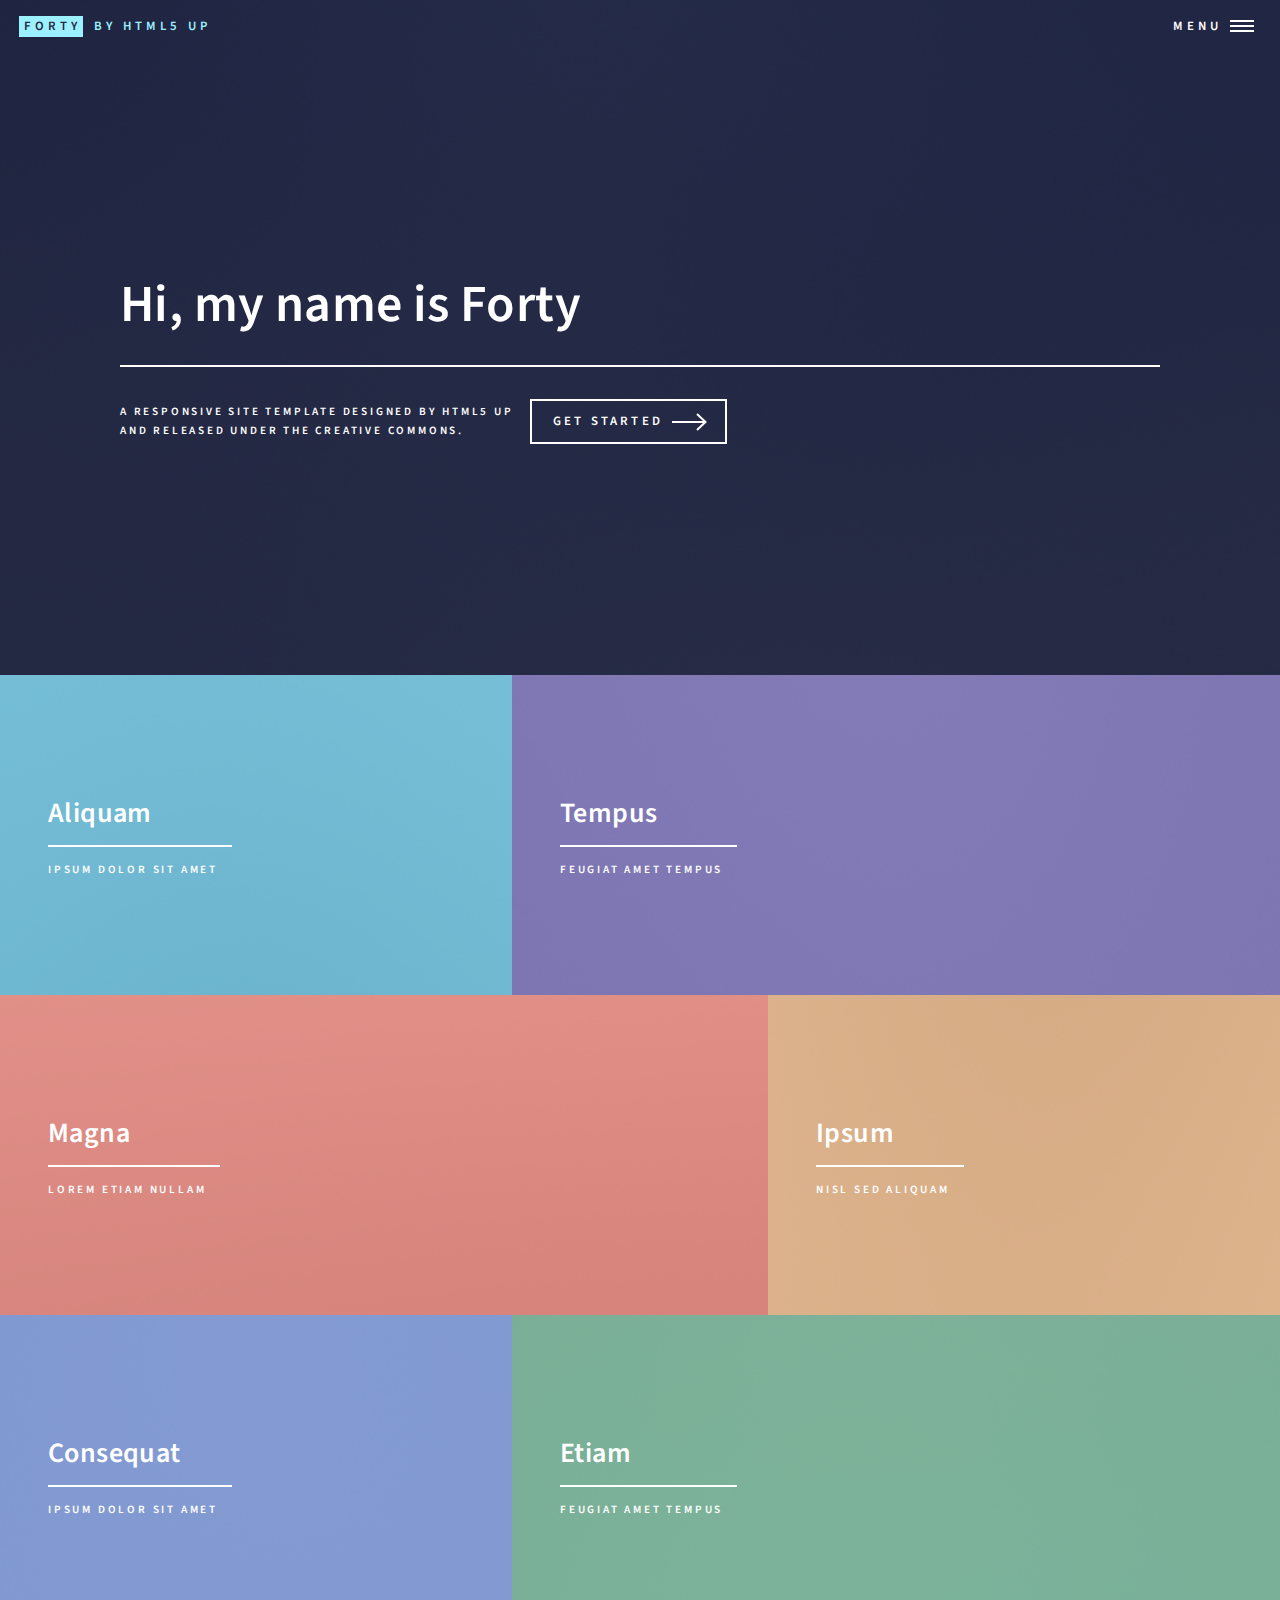
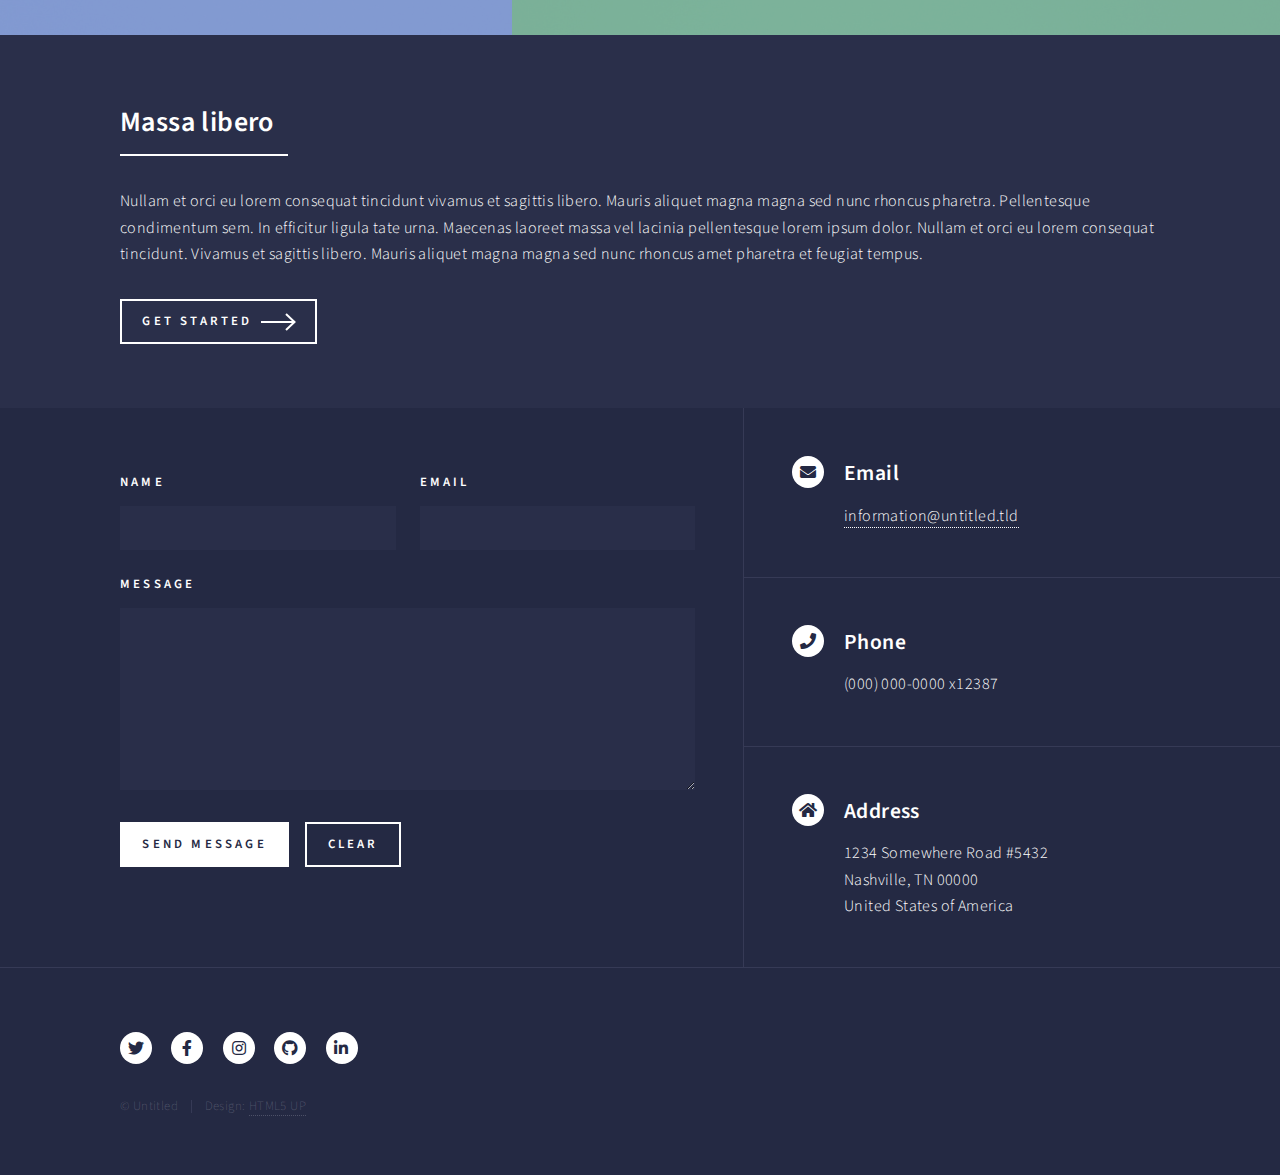
<file: index.html>
<!DOCTYPE HTML>
<!--
	Forty by HTML5 UP
	html5up.net | @ajlkn
	Free for personal and commercial use under the CCA 3.0 license (html5up.net/license)
-->
<html>
	<head>
		<title>Forty by HTML5 UP</title>
		<meta charset="utf-8" />
		<meta name="viewport" content="width=device-width, initial-scale=1, user-scalable=no" />
		<link rel="stylesheet" href="assets/css/main.css" />
		<noscript><link rel="stylesheet" href="assets/css/noscript.css" /></noscript>
	</head>
	<body class="is-preload">

		<!-- Wrapper -->
			<div id="wrapper">

				<!-- Header -->
					<header id="header" class="alt">
						<a href="index.html" class="logo"><strong>Forty</strong> <span>by HTML5 UP</span></a>
						<nav>
							<a href="#menu">Menu</a>
						</nav>
					</header>

				<!-- Menu -->
					<nav id="menu">
						<ul class="links">
							<li><a href="index.html">Home</a></li>
							<li><a href="landing.html">Landing</a></li>
							<li><a href="generic.html">Generic</a></li>
							<li><a href="elements.html">Elements</a></li>
						</ul>
						<ul class="actions stacked">
							<li><a href="#" class="button primary fit">Get Started</a></li>
							<li><a href="#" class="button fit">Log In</a></li>
						</ul>
					</nav>

				<!-- Banner -->
					<section id="banner" class="major">
						<div class="inner">
							<header class="major">
								<h1>Hi, my name is Forty</h1>
							</header>
							<div class="content">
								<p>A responsive site template designed by HTML5 UP<br />
								and released under the Creative Commons.</p>
								<ul class="actions">
									<li><a href="#one" class="button next scrolly">Get Started</a></li>
								</ul>
							</div>
						</div>
					</section>

				<!-- Main -->
					<div id="main">

						<!-- One -->
							<section id="one" class="tiles">
								<article>
									<span class="image">
										<img src="images/pic01.jpg" alt="" />
									</span>
									<header class="major">
										<h3><a href="landing.html" class="link">Aliquam</a></h3>
										<p>Ipsum dolor sit amet</p>
									</header>
								</article>
								<article>
									<span class="image">
										<img src="images/pic02.jpg" alt="" />
									</span>
									<header class="major">
										<h3><a href="landing.html" class="link">Tempus</a></h3>
										<p>feugiat amet tempus</p>
									</header>
								</article>
								<article>
									<span class="image">
										<img src="images/pic03.jpg" alt="" />
									</span>
									<header class="major">
										<h3><a href="landing.html" class="link">Magna</a></h3>
										<p>Lorem etiam nullam</p>
									</header>
								</article>
								<article>
									<span class="image">
										<img src="images/pic04.jpg" alt="" />
									</span>
									<header class="major">
										<h3><a href="landing.html" class="link">Ipsum</a></h3>
										<p>Nisl sed aliquam</p>
									</header>
								</article>
								<article>
									<span class="image">
										<img src="images/pic05.jpg" alt="" />
									</span>
									<header class="major">
										<h3><a href="landing.html" class="link">Consequat</a></h3>
										<p>Ipsum dolor sit amet</p>
									</header>
								</article>
								<article>
									<span class="image">
										<img src="images/pic06.jpg" alt="" />
									</span>
									<header class="major">
										<h3><a href="landing.html" class="link">Etiam</a></h3>
										<p>Feugiat amet tempus</p>
									</header>
								</article>
							</section>

						<!-- Two -->
							<section id="two">
								<div class="inner">
									<header class="major">
										<h2>Massa libero</h2>
									</header>
									<p>Nullam et orci eu lorem consequat tincidunt vivamus et sagittis libero. Mauris aliquet magna magna sed nunc rhoncus pharetra. Pellentesque condimentum sem. In efficitur ligula tate urna. Maecenas laoreet massa vel lacinia pellentesque lorem ipsum dolor. Nullam et orci eu lorem consequat tincidunt. Vivamus et sagittis libero. Mauris aliquet magna magna sed nunc rhoncus amet pharetra et feugiat tempus.</p>
									<ul class="actions">
										<li><a href="landing.html" class="button next">Get Started</a></li>
									</ul>
								</div>
							</section>

					</div>

				<!-- Contact -->
					<section id="contact">
						<div class="inner">
							<section>
								<form method="post" action="#">
									<div class="fields">
										<div class="field half">
											<label for="name">Name</label>
											<input type="text" name="name" id="name" />
										</div>
										<div class="field half">
											<label for="email">Email</label>
											<input type="text" name="email" id="email" />
										</div>
										<div class="field">
											<label for="message">Message</label>
											<textarea name="message" id="message" rows="6"></textarea>
										</div>
									</div>
									<ul class="actions">
										<li><input type="submit" value="Send Message" class="primary" /></li>
										<li><input type="reset" value="Clear" /></li>
									</ul>
								</form>
							</section>
							<section class="split">
								<section>
									<div class="contact-method">
										<span class="icon solid alt fa-envelope"></span>
										<h3>Email</h3>
										<a href="#">information@untitled.tld</a>
									</div>
								</section>
								<section>
									<div class="contact-method">
										<span class="icon solid alt fa-phone"></span>
										<h3>Phone</h3>
										<span>(000) 000-0000 x12387</span>
									</div>
								</section>
								<section>
									<div class="contact-method">
										<span class="icon solid alt fa-home"></span>
										<h3>Address</h3>
										<span>1234 Somewhere Road #5432<br />
										Nashville, TN 00000<br />
										United States of America</span>
									</div>
								</section>
							</section>
						</div>
					</section>

				<!-- Footer -->
					<footer id="footer">
						<div class="inner">
							<ul class="icons">
								<li><a href="#" class="icon brands alt fa-twitter"><span class="label">Twitter</span></a></li>
								<li><a href="#" class="icon brands alt fa-facebook-f"><span class="label">Facebook</span></a></li>
								<li><a href="#" class="icon brands alt fa-instagram"><span class="label">Instagram</span></a></li>
								<li><a href="#" class="icon brands alt fa-github"><span class="label">GitHub</span></a></li>
								<li><a href="#" class="icon brands alt fa-linkedin-in"><span class="label">LinkedIn</span></a></li>
							</ul>
							<ul class="copyright">
								<li>&copy; Untitled</li><li>Design: <a href="https://html5up.net">HTML5 UP</a></li>
							</ul>
						</div>
					</footer>

			</div>

		<!-- Scripts -->
			<script src="assets/js/jquery.min.js"></script>
			<script src="assets/js/jquery.scrolly.min.js"></script>
			<script src="assets/js/jquery.scrollex.min.js"></script>
			<script src="assets/js/browser.min.js"></script>
			<script src="assets/js/breakpoints.min.js"></script>
			<script src="assets/js/util.js"></script>
			<script src="assets/js/main.js"></script>

	</body>
</html>
</file>
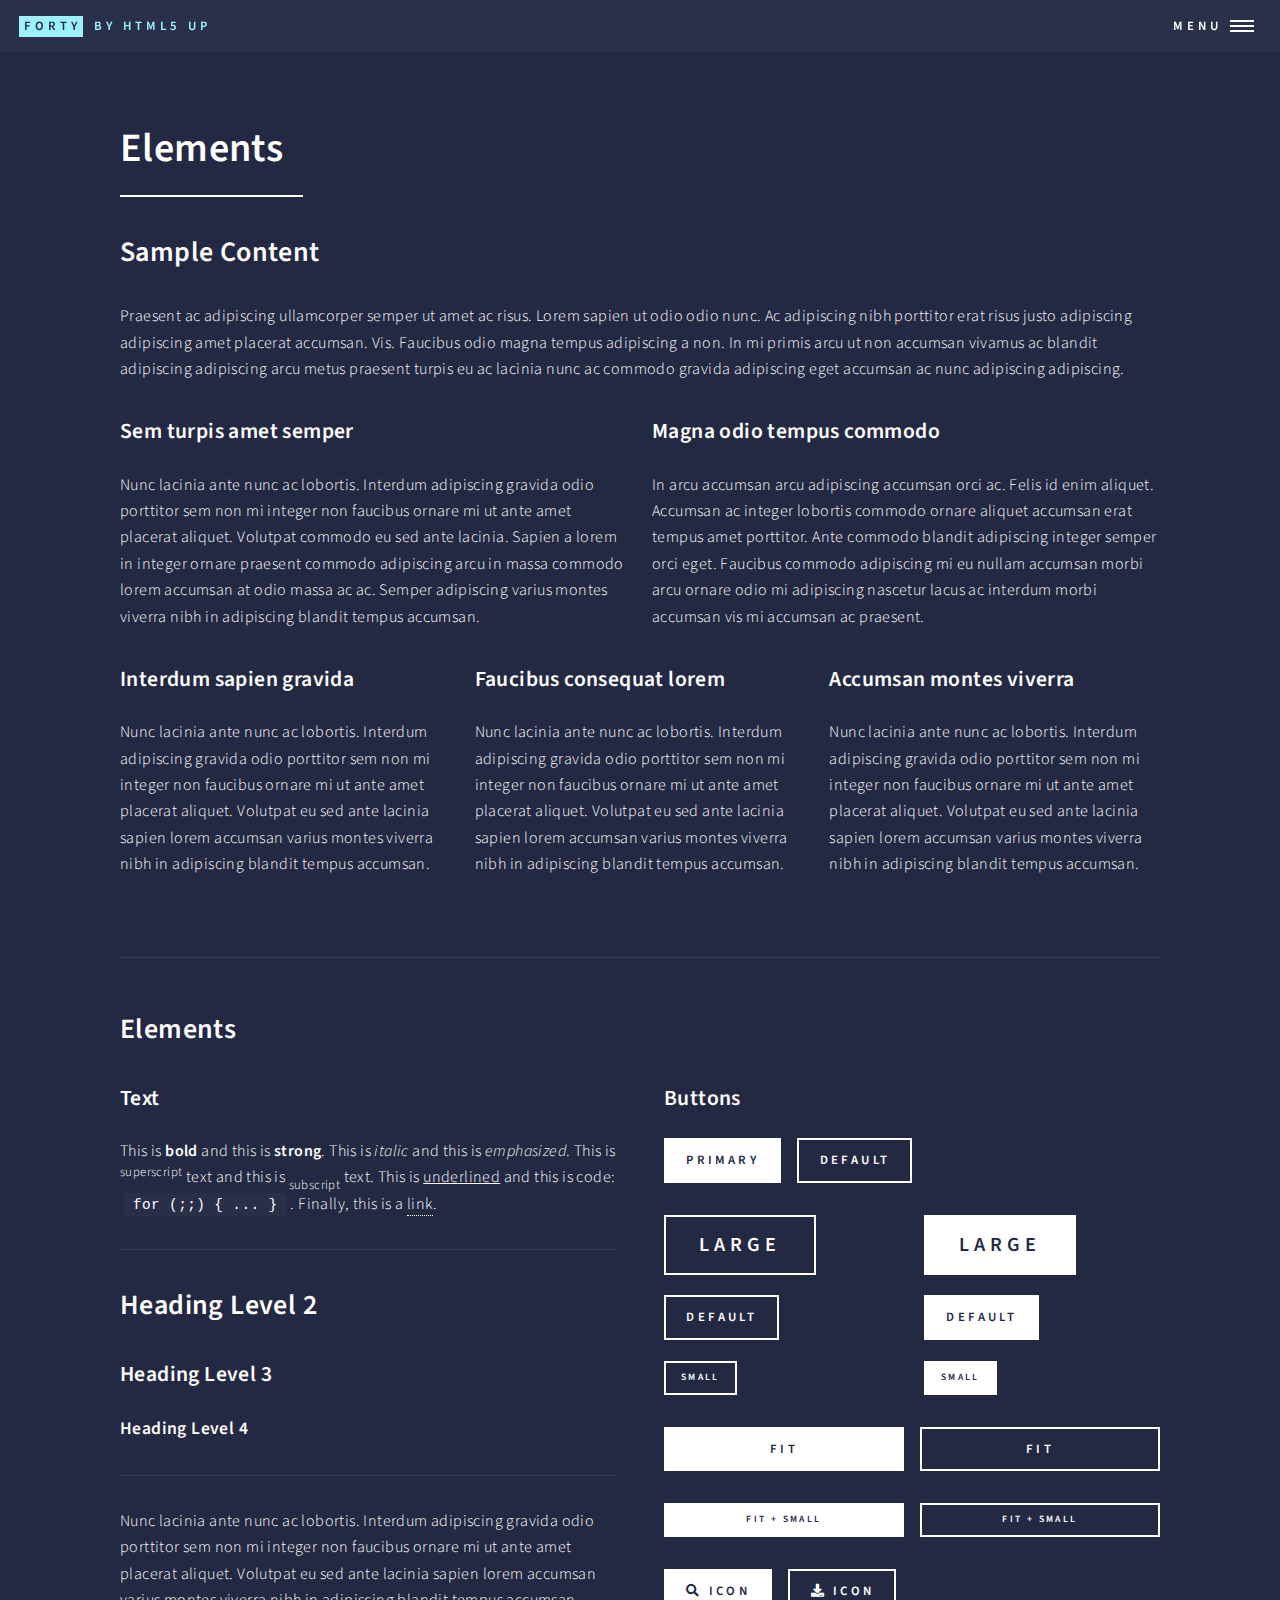
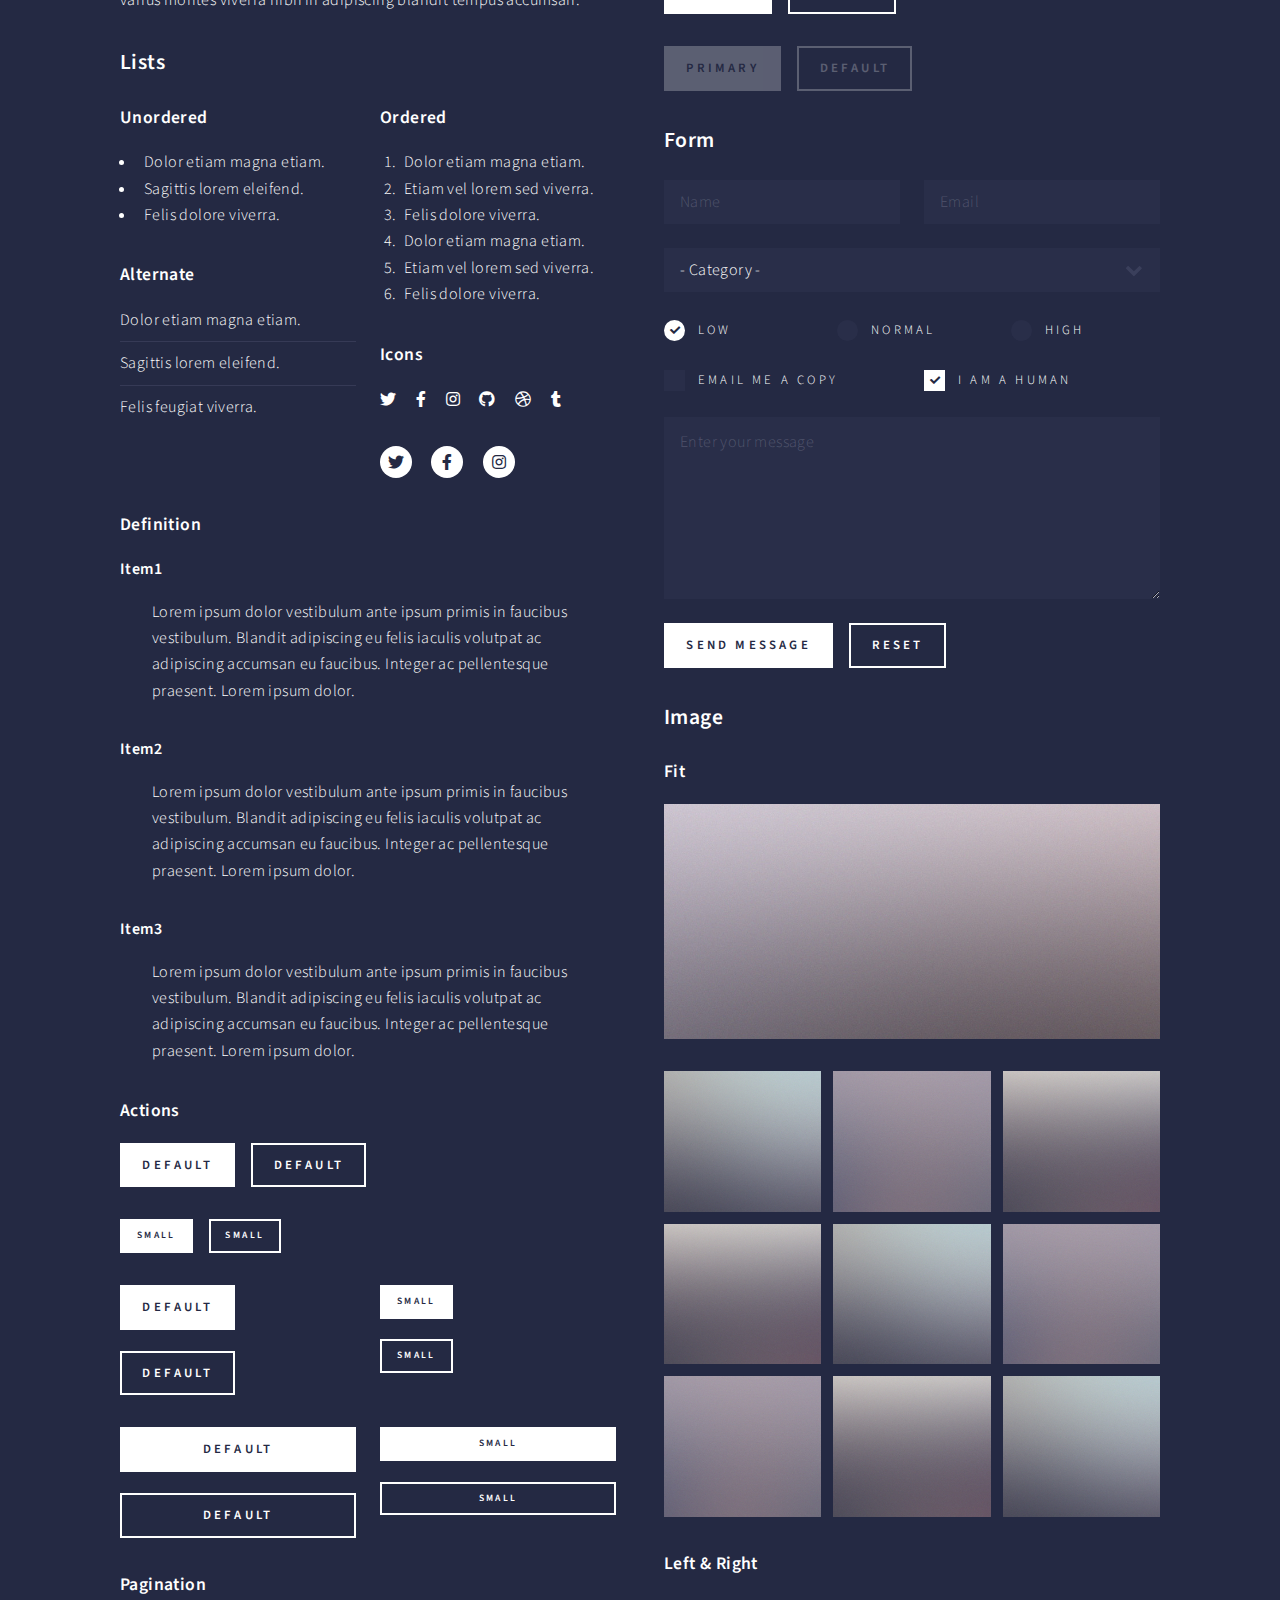
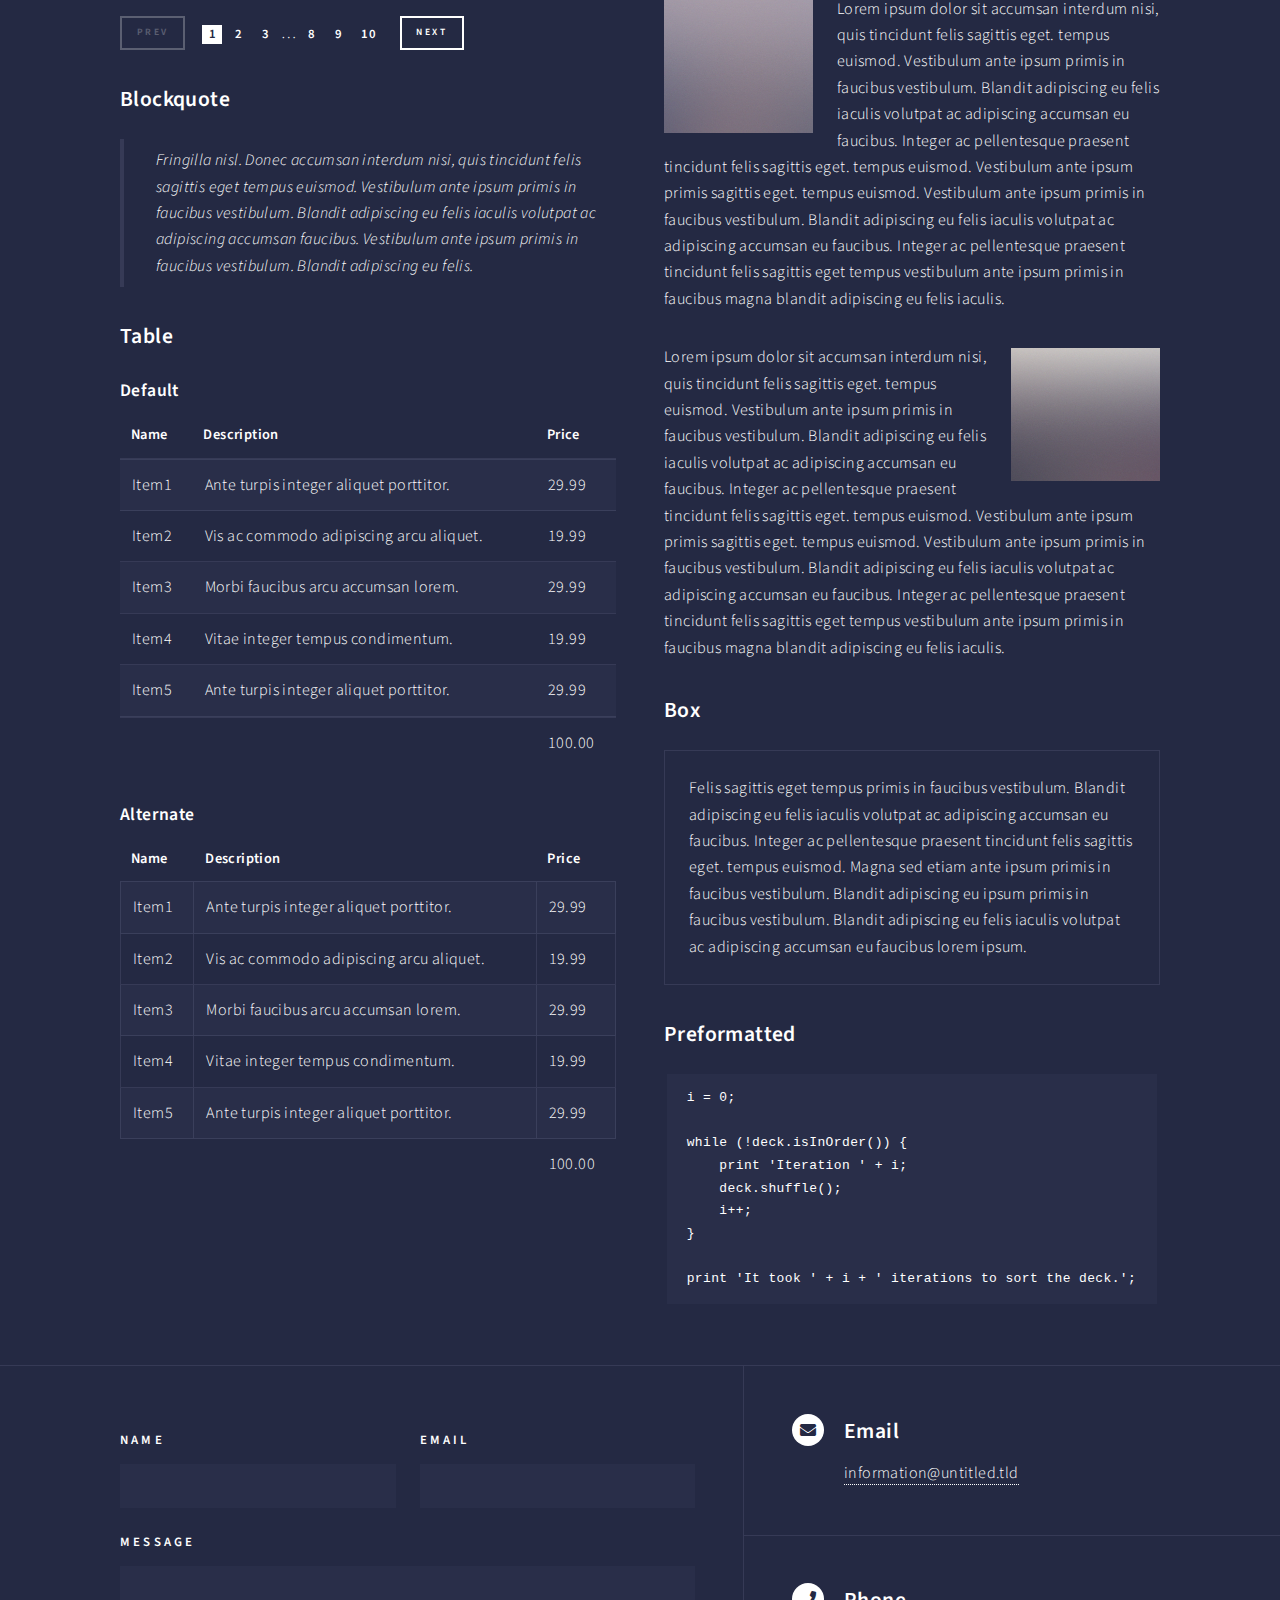
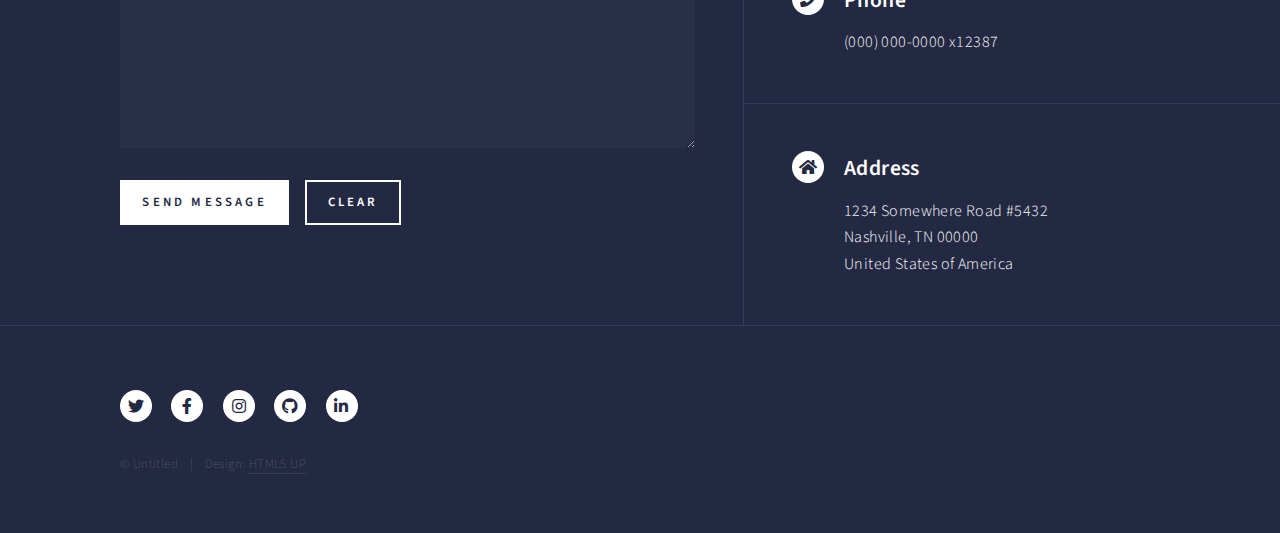
<file: elements.html>
<!DOCTYPE HTML>
<!--
	Forty by HTML5 UP
	html5up.net | @ajlkn
	Free for personal and commercial use under the CCA 3.0 license (html5up.net/license)
-->
<html>
	<head>
		<title>Elements - Forty by HTML5 UP</title>
		<meta charset="utf-8" />
		<meta name="viewport" content="width=device-width, initial-scale=1, user-scalable=no" />
		<link rel="stylesheet" href="assets/css/main.css" />
		<noscript><link rel="stylesheet" href="assets/css/noscript.css" /></noscript>
	</head>
	<body class="is-preload">

		<!-- Wrapper -->
			<div id="wrapper">

				<!-- Header -->
					<header id="header">
						<a href="index.html" class="logo"><strong>Forty</strong> <span>by HTML5 UP</span></a>
						<nav>
							<a href="#menu">Menu</a>
						</nav>
					</header>

				<!-- Menu -->
					<nav id="menu">
						<ul class="links">
							<li><a href="index.html">Home</a></li>
							<li><a href="landing.html">Landing</a></li>
							<li><a href="generic.html">Generic</a></li>
							<li><a href="elements.html">Elements</a></li>
						</ul>
						<ul class="actions stacked">
							<li><a href="#" class="button primary fit">Get Started</a></li>
							<li><a href="#" class="button fit">Log In</a></li>
						</ul>
					</nav>

				<!-- Main -->
					<div id="main" class="alt">

						<!-- One -->
							<section id="one">
								<div class="inner">
									<header class="major">
										<h1>Elements</h1>
									</header>

									<!-- Content -->
										<h2 id="content">Sample Content</h2>
										<p>Praesent ac adipiscing ullamcorper semper ut amet ac risus. Lorem sapien ut odio odio nunc. Ac adipiscing nibh porttitor erat risus justo adipiscing adipiscing amet placerat accumsan. Vis. Faucibus odio magna tempus adipiscing a non. In mi primis arcu ut non accumsan vivamus ac blandit adipiscing adipiscing arcu metus praesent turpis eu ac lacinia nunc ac commodo gravida adipiscing eget accumsan ac nunc adipiscing adipiscing.</p>
										<div class="row">
											<div class="col-6 col-12-small">
												<h3>Sem turpis amet semper</h3>
												<p>Nunc lacinia ante nunc ac lobortis. Interdum adipiscing gravida odio porttitor sem non mi integer non faucibus ornare mi ut ante amet placerat aliquet. Volutpat commodo eu sed ante lacinia. Sapien a lorem in integer ornare praesent commodo adipiscing arcu in massa commodo lorem accumsan at odio massa ac ac. Semper adipiscing varius montes viverra nibh in adipiscing blandit tempus accumsan.</p>
											</div>
											<div class="col-6 col-12-small">
												<h3>Magna odio tempus commodo</h3>
												<p>In arcu accumsan arcu adipiscing accumsan orci ac. Felis id enim aliquet. Accumsan ac integer lobortis commodo ornare aliquet accumsan erat tempus amet porttitor. Ante commodo blandit adipiscing integer semper orci eget. Faucibus commodo adipiscing mi eu nullam accumsan morbi arcu ornare odio mi adipiscing nascetur lacus ac interdum morbi accumsan vis mi accumsan ac praesent.</p>
											</div>
											<!-- Break -->
											<div class="col-4 col-12-medium">
												<h3>Interdum sapien gravida</h3>
												<p>Nunc lacinia ante nunc ac lobortis. Interdum adipiscing gravida odio porttitor sem non mi integer non faucibus ornare mi ut ante amet placerat aliquet. Volutpat eu sed ante lacinia sapien lorem accumsan varius montes viverra nibh in adipiscing blandit tempus accumsan.</p>
											</div>
											<div class="col-4 col-12-medium">
												<h3>Faucibus consequat lorem</h3>
												<p>Nunc lacinia ante nunc ac lobortis. Interdum adipiscing gravida odio porttitor sem non mi integer non faucibus ornare mi ut ante amet placerat aliquet. Volutpat eu sed ante lacinia sapien lorem accumsan varius montes viverra nibh in adipiscing blandit tempus accumsan.</p>
											</div>
											<div class="col-4 col-12-medium">
												<h3>Accumsan montes viverra</h3>
												<p>Nunc lacinia ante nunc ac lobortis. Interdum adipiscing gravida odio porttitor sem non mi integer non faucibus ornare mi ut ante amet placerat aliquet. Volutpat eu sed ante lacinia sapien lorem accumsan varius montes viverra nibh in adipiscing blandit tempus accumsan.</p>
											</div>
										</div>

									<hr class="major" />

									<!-- Elements -->
										<h2 id="elements">Elements</h2>
										<div class="row gtr-200">
											<div class="col-6 col-12-medium">

												<!-- Text stuff -->
													<h3>Text</h3>
													<p>This is <b>bold</b> and this is <strong>strong</strong>. This is <i>italic</i> and this is <em>emphasized</em>.
													This is <sup>superscript</sup> text and this is <sub>subscript</sub> text.
													This is <u>underlined</u> and this is code: <code>for (;;) { ... }</code>.
													Finally, this is a <a href="#">link</a>.</p>
													<hr />
													<h2>Heading Level 2</h2>
													<h3>Heading Level 3</h3>
													<h4>Heading Level 4</h4>
													<hr />
													<p>Nunc lacinia ante nunc ac lobortis. Interdum adipiscing gravida odio porttitor sem non mi integer non faucibus ornare mi ut ante amet placerat aliquet. Volutpat eu sed ante lacinia sapien lorem accumsan varius montes viverra nibh in adipiscing blandit tempus accumsan.</p>

												<!-- Lists -->
													<h3>Lists</h3>
													<div class="row">
														<div class="col-6 col-12-small">

															<h4>Unordered</h4>
															<ul>
																<li>Dolor etiam magna etiam.</li>
																<li>Sagittis lorem eleifend.</li>
																<li>Felis dolore viverra.</li>
															</ul>

															<h4>Alternate</h4>
															<ul class="alt">
																<li>Dolor etiam magna etiam.</li>
																<li>Sagittis lorem eleifend.</li>
																<li>Felis feugiat viverra.</li>
															</ul>

														</div>
														<div class="col-6 col-12-small">

															<h4>Ordered</h4>
															<ol>
																<li>Dolor etiam magna etiam.</li>
																<li>Etiam vel lorem sed viverra.</li>
																<li>Felis dolore viverra.</li>
																<li>Dolor etiam magna etiam.</li>
																<li>Etiam vel lorem sed viverra.</li>
																<li>Felis dolore viverra.</li>
															</ol>

															<h4>Icons</h4>
															<ul class="icons">
																<li><a href="#" class="icon brands fa-twitter"><span class="label">Twitter</span></a></li>
																<li><a href="#" class="icon brands fa-facebook-f"><span class="label">Facebook</span></a></li>
																<li><a href="#" class="icon brands fa-instagram"><span class="label">Instagram</span></a></li>
																<li><a href="#" class="icon brands fa-github"><span class="label">Github</span></a></li>
																<li><a href="#" class="icon brands fa-dribbble"><span class="label">Dribbble</span></a></li>
																<li><a href="#" class="icon brands fa-tumblr"><span class="label">Tumblr</span></a></li>
															</ul>
															<ul class="icons">
																<li><a href="#" class="icon brands alt fa-twitter"><span class="label">Twitter</span></a></li>
																<li><a href="#" class="icon brands alt fa-facebook-f"><span class="label">Facebook</span></a></li>
																<li><a href="#" class="icon brands alt fa-instagram"><span class="label">Instagram</span></a></li>
															</ul>

														</div>
													</div>
													<h4>Definition</h4>
													<dl>
														<dt>Item1</dt>
														<dd>
															<p>Lorem ipsum dolor vestibulum ante ipsum primis in faucibus vestibulum. Blandit adipiscing eu felis iaculis volutpat ac adipiscing accumsan eu faucibus. Integer ac pellentesque praesent. Lorem ipsum dolor.</p>
														</dd>
														<dt>Item2</dt>
														<dd>
															<p>Lorem ipsum dolor vestibulum ante ipsum primis in faucibus vestibulum. Blandit adipiscing eu felis iaculis volutpat ac adipiscing accumsan eu faucibus. Integer ac pellentesque praesent. Lorem ipsum dolor.</p>
														</dd>
														<dt>Item3</dt>
														<dd>
															<p>Lorem ipsum dolor vestibulum ante ipsum primis in faucibus vestibulum. Blandit adipiscing eu felis iaculis volutpat ac adipiscing accumsan eu faucibus. Integer ac pellentesque praesent. Lorem ipsum dolor.</p>
														</dd>
													</dl>

													<h4>Actions</h4>
													<ul class="actions">
														<li><a href="#" class="button primary">Default</a></li>
														<li><a href="#" class="button">Default</a></li>
													</ul>
													<ul class="actions small">
														<li><a href="#" class="button primary small">Small</a></li>
														<li><a href="#" class="button small">Small</a></li>
													</ul>
													<div class="row">
														<div class="col-6 col-12-small">
															<ul class="actions stacked">
																<li><a href="#" class="button primary">Default</a></li>
																<li><a href="#" class="button">Default</a></li>
															</ul>
														</div>
														<div class="col-6 col-12-small">
															<ul class="actions stacked">
																<li><a href="#" class="button primary small">Small</a></li>
																<li><a href="#" class="button small">Small</a></li>
															</ul>
														</div>
														<div class="col-6 col-12-small">
															<ul class="actions stacked">
																<li><a href="#" class="button primary fit">Default</a></li>
																<li><a href="#" class="button fit">Default</a></li>
															</ul>
														</div>
														<div class="col-6 col-12-small">
															<ul class="actions stacked">
																<li><a href="#" class="button primary small fit">Small</a></li>
																<li><a href="#" class="button small fit">Small</a></li>
															</ul>
														</div>
													</div>

													<h4>Pagination</h4>
													<ul class="pagination">
														<li><span class="button small disabled">Prev</span></li>
														<li><a href="#" class="page active">1</a></li>
														<li><a href="#" class="page">2</a></li>
														<li><a href="#" class="page">3</a></li>
														<li><span>&hellip;</span></li>
														<li><a href="#" class="page">8</a></li>
														<li><a href="#" class="page">9</a></li>
														<li><a href="#" class="page">10</a></li>
														<li><a href="#" class="button small">Next</a></li>
													</ul>

												<!-- Blockquote -->
													<h3>Blockquote</h3>
													<blockquote>Fringilla nisl. Donec accumsan interdum nisi, quis tincidunt felis sagittis eget tempus euismod. Vestibulum ante ipsum primis in faucibus vestibulum. Blandit adipiscing eu felis iaculis volutpat ac adipiscing accumsan faucibus. Vestibulum ante ipsum primis in faucibus vestibulum. Blandit adipiscing eu felis.</blockquote>

												<!-- Table -->
													<h3>Table</h3>

													<h4>Default</h4>
													<div class="table-wrapper">
														<table>
															<thead>
																<tr>
																	<th>Name</th>
																	<th>Description</th>
																	<th>Price</th>
																</tr>
															</thead>
															<tbody>
																<tr>
																	<td>Item1</td>
																	<td>Ante turpis integer aliquet porttitor.</td>
																	<td>29.99</td>
																</tr>
																<tr>
																	<td>Item2</td>
																	<td>Vis ac commodo adipiscing arcu aliquet.</td>
																	<td>19.99</td>
																</tr>
																<tr>
																	<td>Item3</td>
																	<td> Morbi faucibus arcu accumsan lorem.</td>
																	<td>29.99</td>
																</tr>
																<tr>
																	<td>Item4</td>
																	<td>Vitae integer tempus condimentum.</td>
																	<td>19.99</td>
																</tr>
																<tr>
																	<td>Item5</td>
																	<td>Ante turpis integer aliquet porttitor.</td>
																	<td>29.99</td>
																</tr>
															</tbody>
															<tfoot>
																<tr>
																	<td colspan="2"></td>
																	<td>100.00</td>
																</tr>
															</tfoot>
														</table>
													</div>

													<h4>Alternate</h4>
													<div class="table-wrapper">
														<table class="alt">
															<thead>
																<tr>
																	<th>Name</th>
																	<th>Description</th>
																	<th>Price</th>
																</tr>
															</thead>
															<tbody>
																<tr>
																	<td>Item1</td>
																	<td>Ante turpis integer aliquet porttitor.</td>
																	<td>29.99</td>
																</tr>
																<tr>
																	<td>Item2</td>
																	<td>Vis ac commodo adipiscing arcu aliquet.</td>
																	<td>19.99</td>
																</tr>
																<tr>
																	<td>Item3</td>
																	<td> Morbi faucibus arcu accumsan lorem.</td>
																	<td>29.99</td>
																</tr>
																<tr>
																	<td>Item4</td>
																	<td>Vitae integer tempus condimentum.</td>
																	<td>19.99</td>
																</tr>
																<tr>
																	<td>Item5</td>
																	<td>Ante turpis integer aliquet porttitor.</td>
																	<td>29.99</td>
																</tr>
															</tbody>
															<tfoot>
																<tr>
																	<td colspan="2"></td>
																	<td>100.00</td>
																</tr>
															</tfoot>
														</table>
													</div>

											</div>
											<div class="col-6 col-12-medium">

												<!-- Buttons -->
													<h3>Buttons</h3>
													<ul class="actions">
														<li><a href="#" class="button primary">Primary</a></li>
														<li><a href="#" class="button">Default</a></li>
													</ul>
													<div class="row">
														<div class="col-6 col-12-xsmall">
															<ul class="actions stacked">
																<li><a href="#" class="button large">Large</a></li>
																<li><a href="#" class="button">Default</a></li>
																<li><a href="#" class="button small">Small</a></li>
															</ul>
														</div>
														<div class="col-6 col-12-xsmall">
															<ul class="actions stacked">
																<li><a href="#" class="button primary large">Large</a></li>
																<li><a href="#" class="button primary">Default</a></li>
																<li><a href="#" class="button primary small">Small</a></li>
															</ul>
														</div>
													</div>
													<ul class="actions fit">
														<li><a href="#" class="button primary fit">Fit</a></li>
														<li><a href="#" class="button fit">Fit</a></li>
													</ul>
													<ul class="actions fit small">
														<li><a href="#" class="button primary fit small">Fit + Small</a></li>
														<li><a href="#" class="button fit small">Fit + Small</a></li>
													</ul>
													<ul class="actions">
														<li><a href="#" class="button primary icon solid fa-search">Icon</a></li>
														<li><a href="#" class="button icon solid fa-download">Icon</a></li>
													</ul>
													<ul class="actions">
														<li><span class="button primary disabled">Primary</span></li>
														<li><span class="button disabled">Default</span></li>
													</ul>

												<!-- Form -->
													<h3>Form</h3>

													<form method="post" action="#">
														<div class="row gtr-uniform">
															<div class="col-6 col-12-xsmall">
																<input type="text" name="demo-name" id="demo-name" value="" placeholder="Name" />
															</div>
															<div class="col-6 col-12-xsmall">
																<input type="email" name="demo-email" id="demo-email" value="" placeholder="Email" />
															</div>
															<!-- Break -->
															<div class="col-12">
																<select name="demo-category" id="demo-category">
																	<option value="">- Category -</option>
																	<option value="1">Manufacturing</option>
																	<option value="1">Shipping</option>
																	<option value="1">Administration</option>
																	<option value="1">Human Resources</option>
																</select>
															</div>
															<!-- Break -->
															<div class="col-4 col-12-small">
																<input type="radio" id="demo-priority-low" name="demo-priority" checked>
																<label for="demo-priority-low">Low</label>
															</div>
															<div class="col-4 col-12-small">
																<input type="radio" id="demo-priority-normal" name="demo-priority">
																<label for="demo-priority-normal">Normal</label>
															</div>
															<div class="col-4 col-12-small">
																<input type="radio" id="demo-priority-high" name="demo-priority">
																<label for="demo-priority-high">High</label>
															</div>
															<!-- Break -->
															<div class="col-6 col-12-small">
																<input type="checkbox" id="demo-copy" name="demo-copy">
																<label for="demo-copy">Email me a copy</label>
															</div>
															<div class="col-6 col-12-small">
																<input type="checkbox" id="demo-human" name="demo-human" checked>
																<label for="demo-human">I am a human</label>
															</div>
															<!-- Break -->
															<div class="col-12">
																<textarea name="demo-message" id="demo-message" placeholder="Enter your message" rows="6"></textarea>
															</div>
															<!-- Break -->
															<div class="col-12">
																<ul class="actions">
																	<li><input type="submit" value="Send Message" class="primary" /></li>
																	<li><input type="reset" value="Reset" /></li>
																</ul>
															</div>
														</div>
													</form>

												<!-- Image -->
													<h3>Image</h3>

													<h4>Fit</h4>
													<span class="image fit"><img src="images/pic03.jpg" alt="" /></span>
													<div class="box alt">
														<div class="row gtr-50 gtr-uniform">
															<div class="col-4"><span class="image fit"><img src="images/pic08.jpg" alt="" /></span></div>
															<div class="col-4"><span class="image fit"><img src="images/pic09.jpg" alt="" /></span></div>
															<div class="col-4"><span class="image fit"><img src="images/pic10.jpg" alt="" /></span></div>
															<!-- Break -->
															<div class="col-4"><span class="image fit"><img src="images/pic10.jpg" alt="" /></span></div>
															<div class="col-4"><span class="image fit"><img src="images/pic08.jpg" alt="" /></span></div>
															<div class="col-4"><span class="image fit"><img src="images/pic09.jpg" alt="" /></span></div>
															<!-- Break -->
															<div class="col-4"><span class="image fit"><img src="images/pic09.jpg" alt="" /></span></div>
															<div class="col-4"><span class="image fit"><img src="images/pic10.jpg" alt="" /></span></div>
															<div class="col-4"><span class="image fit"><img src="images/pic08.jpg" alt="" /></span></div>
														</div>
													</div>

													<h4>Left &amp; Right</h4>
													<p><span class="image left"><img src="images/pic09.jpg" alt="" /></span>Lorem ipsum dolor sit accumsan interdum nisi, quis tincidunt felis sagittis eget. tempus euismod. Vestibulum ante ipsum primis in faucibus vestibulum. Blandit adipiscing eu felis iaculis volutpat ac adipiscing accumsan eu faucibus. Integer ac pellentesque praesent tincidunt felis sagittis eget. tempus euismod. Vestibulum ante ipsum primis sagittis eget. tempus euismod. Vestibulum ante ipsum primis in faucibus vestibulum. Blandit adipiscing eu felis iaculis volutpat ac adipiscing accumsan eu faucibus. Integer ac pellentesque praesent tincidunt felis sagittis eget tempus vestibulum ante ipsum primis in faucibus magna blandit adipiscing eu felis iaculis.</p>
													<p><span class="image right"><img src="images/pic10.jpg" alt="" /></span>Lorem ipsum dolor sit accumsan interdum nisi, quis tincidunt felis sagittis eget. tempus euismod. Vestibulum ante ipsum primis in faucibus vestibulum. Blandit adipiscing eu felis iaculis volutpat ac adipiscing accumsan eu faucibus. Integer ac pellentesque praesent tincidunt felis sagittis eget. tempus euismod. Vestibulum ante ipsum primis sagittis eget. tempus euismod. Vestibulum ante ipsum primis in faucibus vestibulum. Blandit adipiscing eu felis iaculis volutpat ac adipiscing accumsan eu faucibus. Integer ac pellentesque praesent tincidunt felis sagittis eget tempus vestibulum ante ipsum primis in faucibus magna blandit adipiscing eu felis iaculis.</p>

												<!-- Box -->
													<h3>Box</h3>
													<div class="box">
														<p>Felis sagittis eget tempus primis in faucibus vestibulum. Blandit adipiscing eu felis iaculis volutpat ac adipiscing accumsan eu faucibus. Integer ac pellentesque praesent tincidunt felis sagittis eget. tempus euismod. Magna sed etiam ante ipsum primis in faucibus vestibulum. Blandit adipiscing eu ipsum primis in faucibus vestibulum. Blandit adipiscing eu felis iaculis volutpat ac adipiscing accumsan eu faucibus lorem ipsum.</p>
													</div>

												<!-- Preformatted Code -->
													<h3>Preformatted</h3>
													<pre><code>i = 0;

while (!deck.isInOrder()) {
    print 'Iteration ' + i;
    deck.shuffle();
    i++;
}

print 'It took ' + i + ' iterations to sort the deck.';
</code></pre>

											</div>
										</div>

								</div>
							</section>

					</div>

				<!-- Contact -->
					<section id="contact">
						<div class="inner">
							<section>
								<form method="post" action="#">
									<div class="fields">
										<div class="field half">
											<label for="name">Name</label>
											<input type="text" name="name" id="name" />
										</div>
										<div class="field half">
											<label for="email">Email</label>
											<input type="text" name="email" id="email" />
										</div>
										<div class="field">
											<label for="message">Message</label>
											<textarea name="message" id="message" rows="6"></textarea>
										</div>
									</div>
									<ul class="actions">
										<li><input type="submit" value="Send Message" class="primary" /></li>
										<li><input type="reset" value="Clear" /></li>
									</ul>
								</form>
							</section>
							<section class="split">
								<section>
									<div class="contact-method">
										<span class="icon solid alt fa-envelope"></span>
										<h3>Email</h3>
										<a href="#">information@untitled.tld</a>
									</div>
								</section>
								<section>
									<div class="contact-method">
										<span class="icon solid alt fa-phone"></span>
										<h3>Phone</h3>
										<span>(000) 000-0000 x12387</span>
									</div>
								</section>
								<section>
									<div class="contact-method">
										<span class="icon solid alt fa-home"></span>
										<h3>Address</h3>
										<span>1234 Somewhere Road #5432<br />
										Nashville, TN 00000<br />
										United States of America</span>
									</div>
								</section>
							</section>
						</div>
					</section>

				<!-- Footer -->
					<footer id="footer">
						<div class="inner">
							<ul class="icons">
								<li><a href="#" class="icon brands alt fa-twitter"><span class="label">Twitter</span></a></li>
								<li><a href="#" class="icon brands alt fa-facebook-f"><span class="label">Facebook</span></a></li>
								<li><a href="#" class="icon brands alt fa-instagram"><span class="label">Instagram</span></a></li>
								<li><a href="#" class="icon brands alt fa-github"><span class="label">GitHub</span></a></li>
								<li><a href="#" class="icon brands alt fa-linkedin-in"><span class="label">LinkedIn</span></a></li>
							</ul>
							<ul class="copyright">
								<li>&copy; Untitled</li><li>Design: <a href="https://html5up.net">HTML5 UP</a></li>
							</ul>
						</div>
					</footer>

			</div>

		<!-- Scripts -->
			<script src="assets/js/jquery.min.js"></script>
			<script src="assets/js/jquery.scrolly.min.js"></script>
			<script src="assets/js/jquery.scrollex.min.js"></script>
			<script src="assets/js/browser.min.js"></script>
			<script src="assets/js/breakpoints.min.js"></script>
			<script src="assets/js/util.js"></script>
			<script src="assets/js/main.js"></script>

	</body>
</html>
</file>
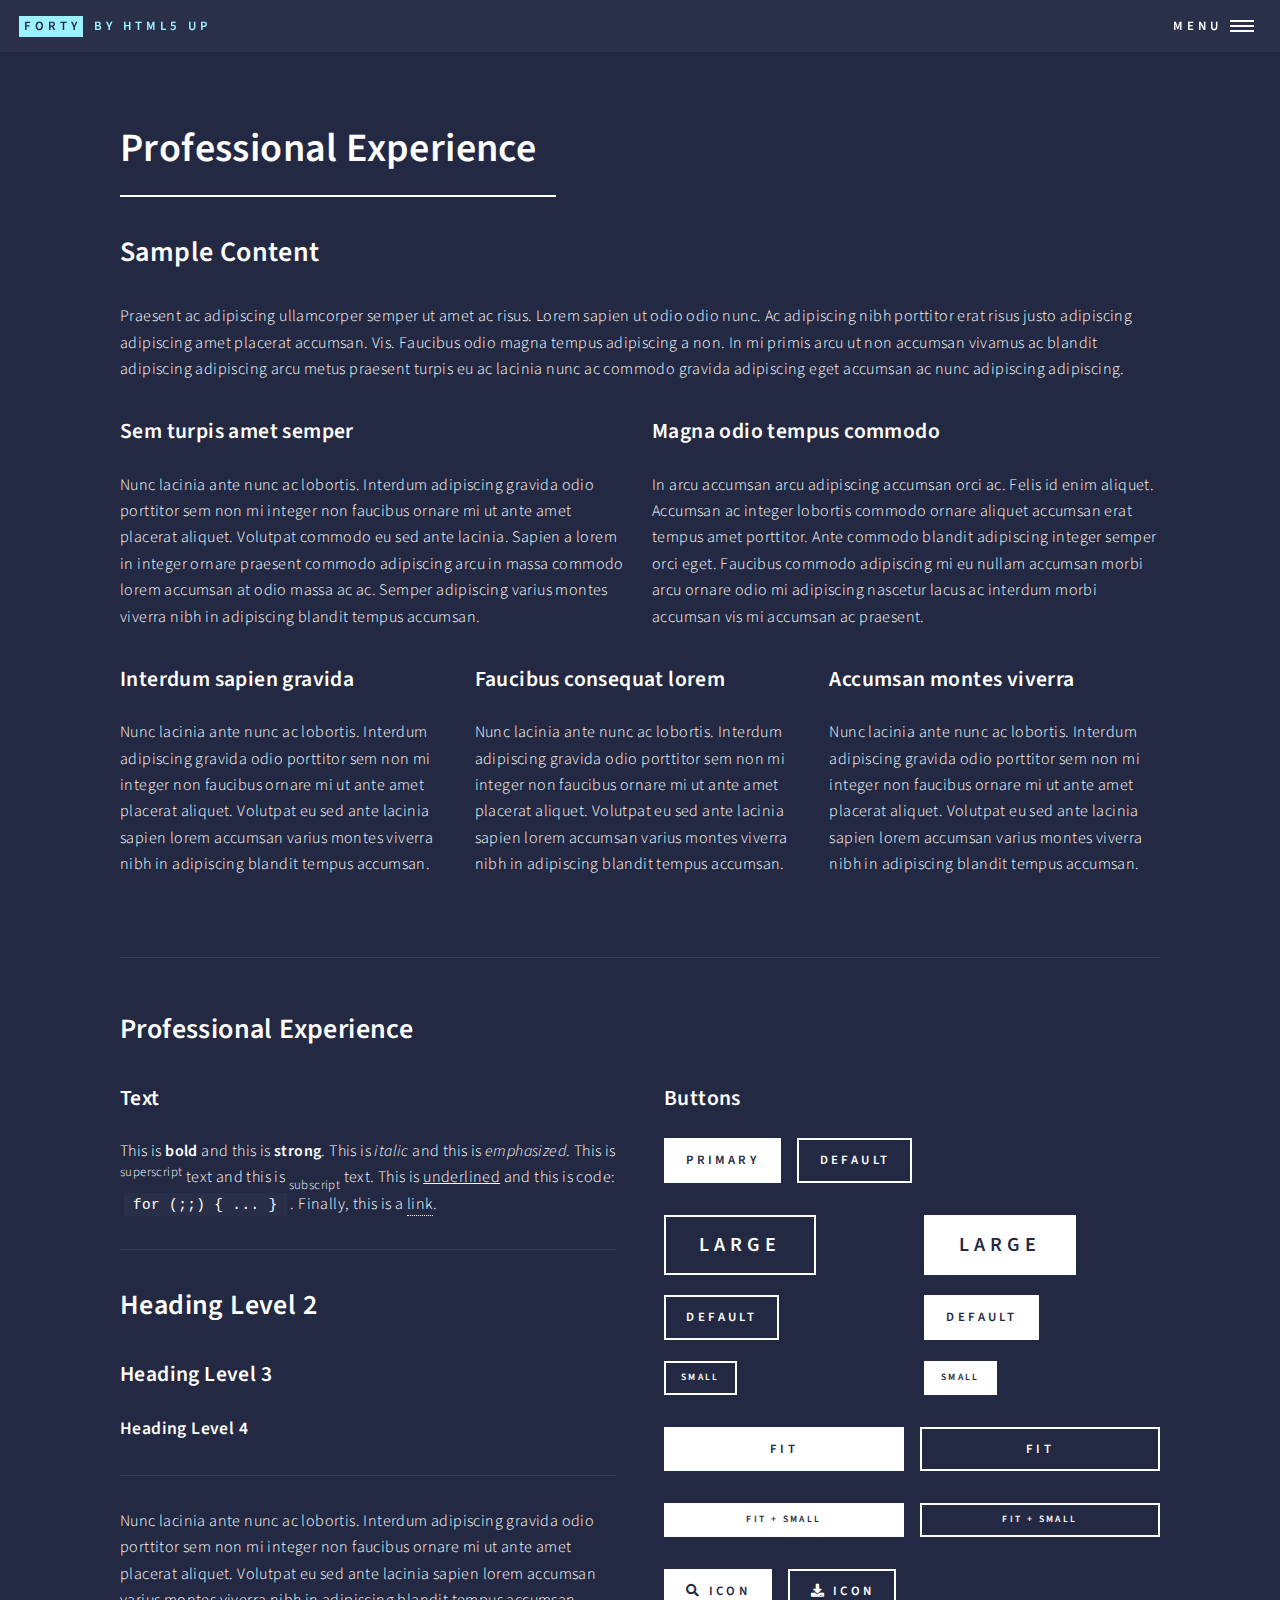
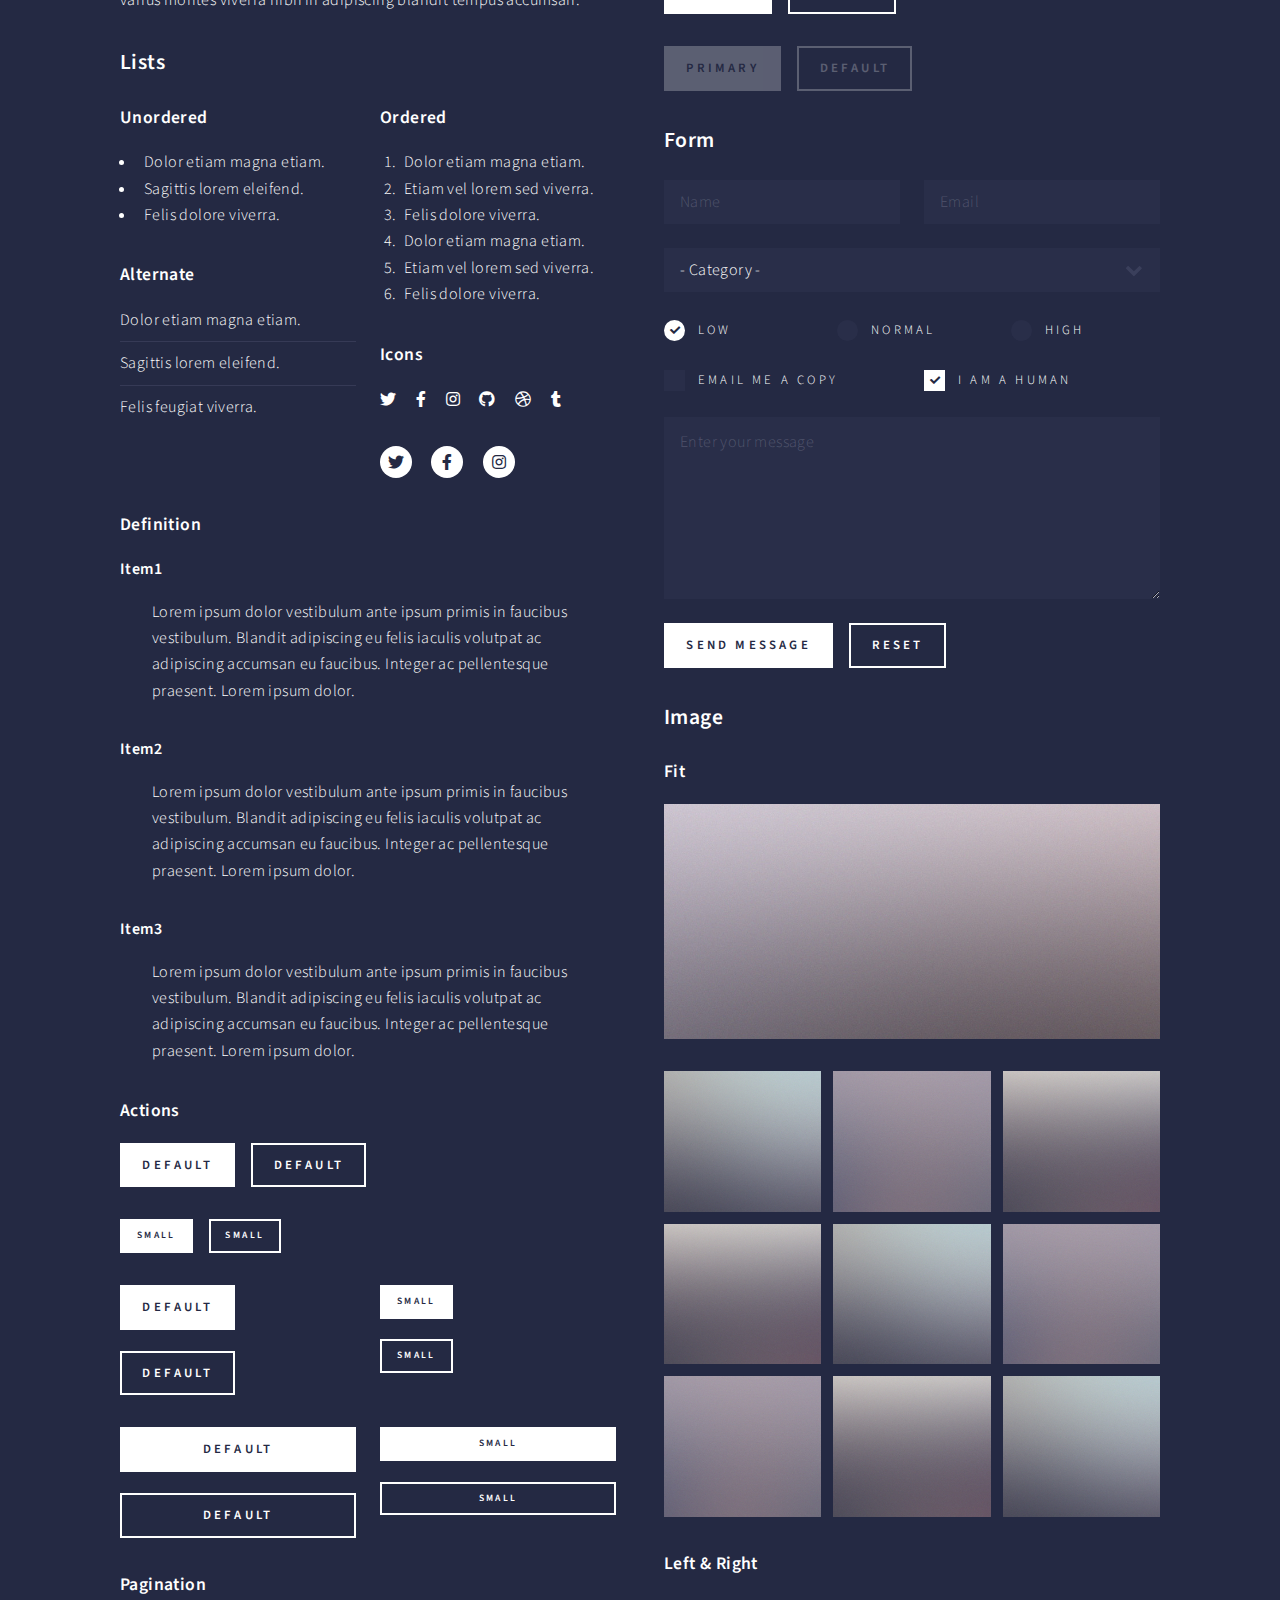
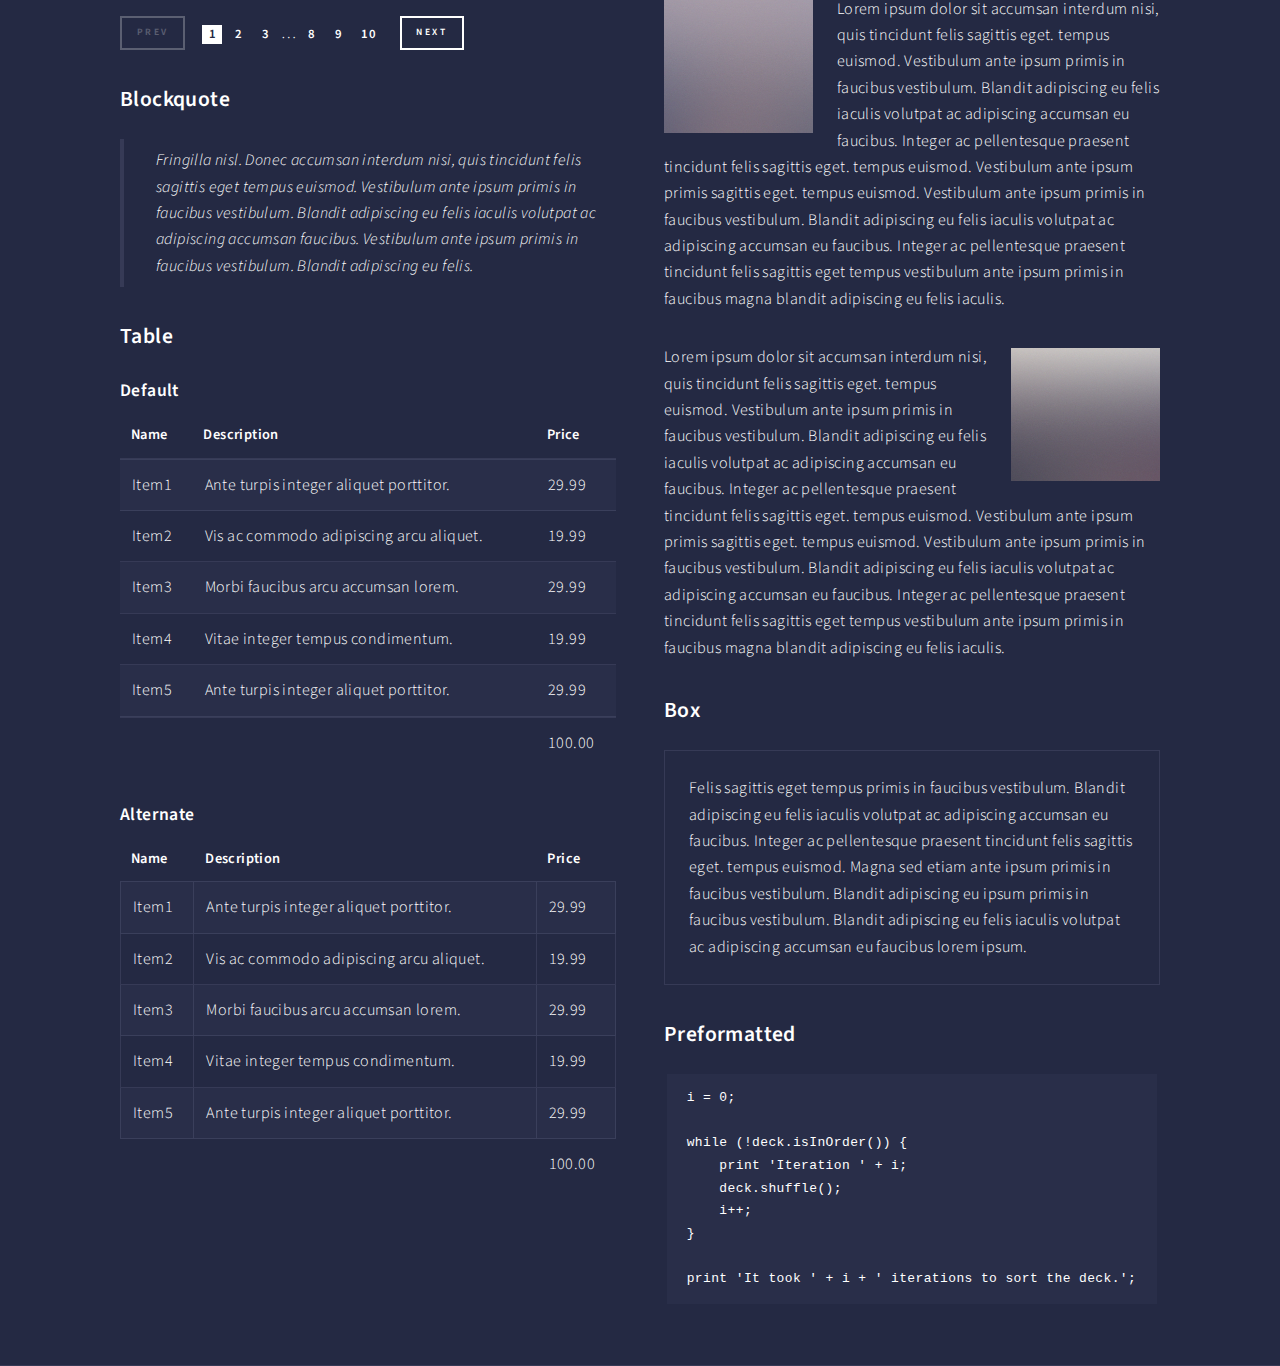
<file: experience.html>
<!DOCTYPE HTML>
<!--
	Forty by HTML5 UP
	html5up.net | @ajlkn
	Free for personal and commercial use under the CCA 3.0 license (html5up.net/license)
-->
<html>
	<head>
		<title>Elements - Forty by HTML5 UP</title>
		<meta charset="utf-8" />
		<meta name="viewport" content="width=device-width, initial-scale=1, user-scalable=no" />
		<link rel="stylesheet" href="assets/css/main.css" />
		<noscript><link rel="stylesheet" href="assets/css/noscript.css" /></noscript>
	</head>
	<body class="is-preload">

		<!-- Wrapper -->
			<div id="wrapper">

				<!-- Header -->
					<header id="header">
						<a href="index.html" class="logo"><strong>Forty</strong> <span>by HTML5 UP</span></a>
						<nav>
							<a href="#menu">Menu</a>
						</nav>
					</header>

				<!-- Menu -->
					<nav id="menu">
						<ul class="links">
							<li><a href="index.html">Home</a></li>
							<li><a href="skills.html">My Skills</a></li>
							<li><a href="projects.html">My Projects</a></li>
							<li><a href="experience.html">Professional Experience</a></li>
						</ul>
						<ul class="actions stacked">
							<li><a href="#" class="button primary fit">Get Started</a></li>
							<li><a href="#" class="button fit">Log In</a></li>
						</ul>
					</nav>

				<!-- Main -->
					<div id="main" class="alt">

						<!-- One -->
							<section id="one">
								<div class="inner">
									<header class="major">
										<h1>Professional Experience</h1>
									</header>

									<!-- Content -->
										<h2 id="content">Sample Content</h2>
										<p>Praesent ac adipiscing ullamcorper semper ut amet ac risus. Lorem sapien ut odio odio nunc. Ac adipiscing nibh porttitor erat risus justo adipiscing adipiscing amet placerat accumsan. Vis. Faucibus odio magna tempus adipiscing a non. In mi primis arcu ut non accumsan vivamus ac blandit adipiscing adipiscing arcu metus praesent turpis eu ac lacinia nunc ac commodo gravida adipiscing eget accumsan ac nunc adipiscing adipiscing.</p>
										<div class="row">
											<div class="col-6 col-12-small">
												<h3>Sem turpis amet semper</h3>
												<p>Nunc lacinia ante nunc ac lobortis. Interdum adipiscing gravida odio porttitor sem non mi integer non faucibus ornare mi ut ante amet placerat aliquet. Volutpat commodo eu sed ante lacinia. Sapien a lorem in integer ornare praesent commodo adipiscing arcu in massa commodo lorem accumsan at odio massa ac ac. Semper adipiscing varius montes viverra nibh in adipiscing blandit tempus accumsan.</p>
											</div>
											<div class="col-6 col-12-small">
												<h3>Magna odio tempus commodo</h3>
												<p>In arcu accumsan arcu adipiscing accumsan orci ac. Felis id enim aliquet. Accumsan ac integer lobortis commodo ornare aliquet accumsan erat tempus amet porttitor. Ante commodo blandit adipiscing integer semper orci eget. Faucibus commodo adipiscing mi eu nullam accumsan morbi arcu ornare odio mi adipiscing nascetur lacus ac interdum morbi accumsan vis mi accumsan ac praesent.</p>
											</div>
											<!-- Break -->
											<div class="col-4 col-12-medium">
												<h3>Interdum sapien gravida</h3>
												<p>Nunc lacinia ante nunc ac lobortis. Interdum adipiscing gravida odio porttitor sem non mi integer non faucibus ornare mi ut ante amet placerat aliquet. Volutpat eu sed ante lacinia sapien lorem accumsan varius montes viverra nibh in adipiscing blandit tempus accumsan.</p>
											</div>
											<div class="col-4 col-12-medium">
												<h3>Faucibus consequat lorem</h3>
												<p>Nunc lacinia ante nunc ac lobortis. Interdum adipiscing gravida odio porttitor sem non mi integer non faucibus ornare mi ut ante amet placerat aliquet. Volutpat eu sed ante lacinia sapien lorem accumsan varius montes viverra nibh in adipiscing blandit tempus accumsan.</p>
											</div>
											<div class="col-4 col-12-medium">
												<h3>Accumsan montes viverra</h3>
												<p>Nunc lacinia ante nunc ac lobortis. Interdum adipiscing gravida odio porttitor sem non mi integer non faucibus ornare mi ut ante amet placerat aliquet. Volutpat eu sed ante lacinia sapien lorem accumsan varius montes viverra nibh in adipiscing blandit tempus accumsan.</p>
											</div>
										</div>

									<hr class="major" />

									<!-- Elements -->
										<h2 id="elements">Professional Experience</h2>
										<div class="row gtr-200">
											<div class="col-6 col-12-medium">

												<!-- Text stuff -->
													<h3>Text</h3>
													<p>This is <b>bold</b> and this is <strong>strong</strong>. This is <i>italic</i> and this is <em>emphasized</em>.
													This is <sup>superscript</sup> text and this is <sub>subscript</sub> text.
													This is <u>underlined</u> and this is code: <code>for (;;) { ... }</code>.
													Finally, this is a <a href="#">link</a>.</p>
													<hr />
													<h2>Heading Level 2</h2>
													<h3>Heading Level 3</h3>
													<h4>Heading Level 4</h4>
													<hr />
													<p>Nunc lacinia ante nunc ac lobortis. Interdum adipiscing gravida odio porttitor sem non mi integer non faucibus ornare mi ut ante amet placerat aliquet. Volutpat eu sed ante lacinia sapien lorem accumsan varius montes viverra nibh in adipiscing blandit tempus accumsan.</p>

												<!-- Lists -->
													<h3>Lists</h3>
													<div class="row">
														<div class="col-6 col-12-small">

															<h4>Unordered</h4>
															<ul>
																<li>Dolor etiam magna etiam.</li>
																<li>Sagittis lorem eleifend.</li>
																<li>Felis dolore viverra.</li>
															</ul>

															<h4>Alternate</h4>
															<ul class="alt">
																<li>Dolor etiam magna etiam.</li>
																<li>Sagittis lorem eleifend.</li>
																<li>Felis feugiat viverra.</li>
															</ul>

														</div>
														<div class="col-6 col-12-small">

															<h4>Ordered</h4>
															<ol>
																<li>Dolor etiam magna etiam.</li>
																<li>Etiam vel lorem sed viverra.</li>
																<li>Felis dolore viverra.</li>
																<li>Dolor etiam magna etiam.</li>
																<li>Etiam vel lorem sed viverra.</li>
																<li>Felis dolore viverra.</li>
															</ol>

															<h4>Icons</h4>
															<ul class="icons">
																<li><a href="#" class="icon brands fa-twitter"><span class="label">Twitter</span></a></li>
																<li><a href="#" class="icon brands fa-facebook-f"><span class="label">Facebook</span></a></li>
																<li><a href="#" class="icon brands fa-instagram"><span class="label">Instagram</span></a></li>
																<li><a href="#" class="icon brands fa-github"><span class="label">Github</span></a></li>
																<li><a href="#" class="icon brands fa-dribbble"><span class="label">Dribbble</span></a></li>
																<li><a href="#" class="icon brands fa-tumblr"><span class="label">Tumblr</span></a></li>
															</ul>
															<ul class="icons">
																<li><a href="#" class="icon brands alt fa-twitter"><span class="label">Twitter</span></a></li>
																<li><a href="#" class="icon brands alt fa-facebook-f"><span class="label">Facebook</span></a></li>
																<li><a href="#" class="icon brands alt fa-instagram"><span class="label">Instagram</span></a></li>
															</ul>

														</div>
													</div>
													<h4>Definition</h4>
													<dl>
														<dt>Item1</dt>
														<dd>
															<p>Lorem ipsum dolor vestibulum ante ipsum primis in faucibus vestibulum. Blandit adipiscing eu felis iaculis volutpat ac adipiscing accumsan eu faucibus. Integer ac pellentesque praesent. Lorem ipsum dolor.</p>
														</dd>
														<dt>Item2</dt>
														<dd>
															<p>Lorem ipsum dolor vestibulum ante ipsum primis in faucibus vestibulum. Blandit adipiscing eu felis iaculis volutpat ac adipiscing accumsan eu faucibus. Integer ac pellentesque praesent. Lorem ipsum dolor.</p>
														</dd>
														<dt>Item3</dt>
														<dd>
															<p>Lorem ipsum dolor vestibulum ante ipsum primis in faucibus vestibulum. Blandit adipiscing eu felis iaculis volutpat ac adipiscing accumsan eu faucibus. Integer ac pellentesque praesent. Lorem ipsum dolor.</p>
														</dd>
													</dl>

													<h4>Actions</h4>
													<ul class="actions">
														<li><a href="#" class="button primary">Default</a></li>
														<li><a href="#" class="button">Default</a></li>
													</ul>
													<ul class="actions small">
														<li><a href="#" class="button primary small">Small</a></li>
														<li><a href="#" class="button small">Small</a></li>
													</ul>
													<div class="row">
														<div class="col-6 col-12-small">
															<ul class="actions stacked">
																<li><a href="#" class="button primary">Default</a></li>
																<li><a href="#" class="button">Default</a></li>
															</ul>
														</div>
														<div class="col-6 col-12-small">
															<ul class="actions stacked">
																<li><a href="#" class="button primary small">Small</a></li>
																<li><a href="#" class="button small">Small</a></li>
															</ul>
														</div>
														<div class="col-6 col-12-small">
															<ul class="actions stacked">
																<li><a href="#" class="button primary fit">Default</a></li>
																<li><a href="#" class="button fit">Default</a></li>
															</ul>
														</div>
														<div class="col-6 col-12-small">
															<ul class="actions stacked">
																<li><a href="#" class="button primary small fit">Small</a></li>
																<li><a href="#" class="button small fit">Small</a></li>
															</ul>
														</div>
													</div>

													<h4>Pagination</h4>
													<ul class="pagination">
														<li><span class="button small disabled">Prev</span></li>
														<li><a href="#" class="page active">1</a></li>
														<li><a href="#" class="page">2</a></li>
														<li><a href="#" class="page">3</a></li>
														<li><span>&hellip;</span></li>
														<li><a href="#" class="page">8</a></li>
														<li><a href="#" class="page">9</a></li>
														<li><a href="#" class="page">10</a></li>
														<li><a href="#" class="button small">Next</a></li>
													</ul>

												<!-- Blockquote -->
													<h3>Blockquote</h3>
													<blockquote>Fringilla nisl. Donec accumsan interdum nisi, quis tincidunt felis sagittis eget tempus euismod. Vestibulum ante ipsum primis in faucibus vestibulum. Blandit adipiscing eu felis iaculis volutpat ac adipiscing accumsan faucibus. Vestibulum ante ipsum primis in faucibus vestibulum. Blandit adipiscing eu felis.</blockquote>

												<!-- Table -->
													<h3>Table</h3>

													<h4>Default</h4>
													<div class="table-wrapper">
														<table>
															<thead>
																<tr>
																	<th>Name</th>
																	<th>Description</th>
																	<th>Price</th>
																</tr>
															</thead>
															<tbody>
																<tr>
																	<td>Item1</td>
																	<td>Ante turpis integer aliquet porttitor.</td>
																	<td>29.99</td>
																</tr>
																<tr>
																	<td>Item2</td>
																	<td>Vis ac commodo adipiscing arcu aliquet.</td>
																	<td>19.99</td>
																</tr>
																<tr>
																	<td>Item3</td>
																	<td> Morbi faucibus arcu accumsan lorem.</td>
																	<td>29.99</td>
																</tr>
																<tr>
																	<td>Item4</td>
																	<td>Vitae integer tempus condimentum.</td>
																	<td>19.99</td>
																</tr>
																<tr>
																	<td>Item5</td>
																	<td>Ante turpis integer aliquet porttitor.</td>
																	<td>29.99</td>
																</tr>
															</tbody>
															<tfoot>
																<tr>
																	<td colspan="2"></td>
																	<td>100.00</td>
																</tr>
															</tfoot>
														</table>
													</div>

													<h4>Alternate</h4>
													<div class="table-wrapper">
														<table class="alt">
															<thead>
																<tr>
																	<th>Name</th>
																	<th>Description</th>
																	<th>Price</th>
																</tr>
															</thead>
															<tbody>
																<tr>
																	<td>Item1</td>
																	<td>Ante turpis integer aliquet porttitor.</td>
																	<td>29.99</td>
																</tr>
																<tr>
																	<td>Item2</td>
																	<td>Vis ac commodo adipiscing arcu aliquet.</td>
																	<td>19.99</td>
																</tr>
																<tr>
																	<td>Item3</td>
																	<td> Morbi faucibus arcu accumsan lorem.</td>
																	<td>29.99</td>
																</tr>
																<tr>
																	<td>Item4</td>
																	<td>Vitae integer tempus condimentum.</td>
																	<td>19.99</td>
																</tr>
																<tr>
																	<td>Item5</td>
																	<td>Ante turpis integer aliquet porttitor.</td>
																	<td>29.99</td>
																</tr>
															</tbody>
															<tfoot>
																<tr>
																	<td colspan="2"></td>
																	<td>100.00</td>
																</tr>
															</tfoot>
														</table>
													</div>

											</div>
											<div class="col-6 col-12-medium">

												<!-- Buttons -->
													<h3>Buttons</h3>
													<ul class="actions">
														<li><a href="#" class="button primary">Primary</a></li>
														<li><a href="#" class="button">Default</a></li>
													</ul>
													<div class="row">
														<div class="col-6 col-12-xsmall">
															<ul class="actions stacked">
																<li><a href="#" class="button large">Large</a></li>
																<li><a href="#" class="button">Default</a></li>
																<li><a href="#" class="button small">Small</a></li>
															</ul>
														</div>
														<div class="col-6 col-12-xsmall">
															<ul class="actions stacked">
																<li><a href="#" class="button primary large">Large</a></li>
																<li><a href="#" class="button primary">Default</a></li>
																<li><a href="#" class="button primary small">Small</a></li>
															</ul>
														</div>
													</div>
													<ul class="actions fit">
														<li><a href="#" class="button primary fit">Fit</a></li>
														<li><a href="#" class="button fit">Fit</a></li>
													</ul>
													<ul class="actions fit small">
														<li><a href="#" class="button primary fit small">Fit + Small</a></li>
														<li><a href="#" class="button fit small">Fit + Small</a></li>
													</ul>
													<ul class="actions">
														<li><a href="#" class="button primary icon solid fa-search">Icon</a></li>
														<li><a href="#" class="button icon solid fa-download">Icon</a></li>
													</ul>
													<ul class="actions">
														<li><span class="button primary disabled">Primary</span></li>
														<li><span class="button disabled">Default</span></li>
													</ul>

												<!-- Form -->
													<h3>Form</h3>

													<form method="post" action="#">
														<div class="row gtr-uniform">
															<div class="col-6 col-12-xsmall">
																<input type="text" name="demo-name" id="demo-name" value="" placeholder="Name" />
															</div>
															<div class="col-6 col-12-xsmall">
																<input type="email" name="demo-email" id="demo-email" value="" placeholder="Email" />
															</div>
															<!-- Break -->
															<div class="col-12">
																<select name="demo-category" id="demo-category">
																	<option value="">- Category -</option>
																	<option value="1">Manufacturing</option>
																	<option value="1">Shipping</option>
																	<option value="1">Administration</option>
																	<option value="1">Human Resources</option>
																</select>
															</div>
															<!-- Break -->
															<div class="col-4 col-12-small">
																<input type="radio" id="demo-priority-low" name="demo-priority" checked>
																<label for="demo-priority-low">Low</label>
															</div>
															<div class="col-4 col-12-small">
																<input type="radio" id="demo-priority-normal" name="demo-priority">
																<label for="demo-priority-normal">Normal</label>
															</div>
															<div class="col-4 col-12-small">
																<input type="radio" id="demo-priority-high" name="demo-priority">
																<label for="demo-priority-high">High</label>
															</div>
															<!-- Break -->
															<div class="col-6 col-12-small">
																<input type="checkbox" id="demo-copy" name="demo-copy">
																<label for="demo-copy">Email me a copy</label>
															</div>
															<div class="col-6 col-12-small">
																<input type="checkbox" id="demo-human" name="demo-human" checked>
																<label for="demo-human">I am a human</label>
															</div>
															<!-- Break -->
															<div class="col-12">
																<textarea name="demo-message" id="demo-message" placeholder="Enter your message" rows="6"></textarea>
															</div>
															<!-- Break -->
															<div class="col-12">
																<ul class="actions">
																	<li><input type="submit" value="Send Message" class="primary" /></li>
																	<li><input type="reset" value="Reset" /></li>
																</ul>
															</div>
														</div>
													</form>

												<!-- Image -->
													<h3>Image</h3>

													<h4>Fit</h4>
													<span class="image fit"><img src="images/pic03.jpg" alt="" /></span>
													<div class="box alt">
														<div class="row gtr-50 gtr-uniform">
															<div class="col-4"><span class="image fit"><img src="images/pic08.jpg" alt="" /></span></div>
															<div class="col-4"><span class="image fit"><img src="images/pic09.jpg" alt="" /></span></div>
															<div class="col-4"><span class="image fit"><img src="images/pic10.jpg" alt="" /></span></div>
															<!-- Break -->
															<div class="col-4"><span class="image fit"><img src="images/pic10.jpg" alt="" /></span></div>
															<div class="col-4"><span class="image fit"><img src="images/pic08.jpg" alt="" /></span></div>
															<div class="col-4"><span class="image fit"><img src="images/pic09.jpg" alt="" /></span></div>
															<!-- Break -->
															<div class="col-4"><span class="image fit"><img src="images/pic09.jpg" alt="" /></span></div>
															<div class="col-4"><span class="image fit"><img src="images/pic10.jpg" alt="" /></span></div>
															<div class="col-4"><span class="image fit"><img src="images/pic08.jpg" alt="" /></span></div>
														</div>
													</div>

													<h4>Left &amp; Right</h4>
													<p><span class="image left"><img src="images/pic09.jpg" alt="" /></span>Lorem ipsum dolor sit accumsan interdum nisi, quis tincidunt felis sagittis eget. tempus euismod. Vestibulum ante ipsum primis in faucibus vestibulum. Blandit adipiscing eu felis iaculis volutpat ac adipiscing accumsan eu faucibus. Integer ac pellentesque praesent tincidunt felis sagittis eget. tempus euismod. Vestibulum ante ipsum primis sagittis eget. tempus euismod. Vestibulum ante ipsum primis in faucibus vestibulum. Blandit adipiscing eu felis iaculis volutpat ac adipiscing accumsan eu faucibus. Integer ac pellentesque praesent tincidunt felis sagittis eget tempus vestibulum ante ipsum primis in faucibus magna blandit adipiscing eu felis iaculis.</p>
													<p><span class="image right"><img src="images/pic10.jpg" alt="" /></span>Lorem ipsum dolor sit accumsan interdum nisi, quis tincidunt felis sagittis eget. tempus euismod. Vestibulum ante ipsum primis in faucibus vestibulum. Blandit adipiscing eu felis iaculis volutpat ac adipiscing accumsan eu faucibus. Integer ac pellentesque praesent tincidunt felis sagittis eget. tempus euismod. Vestibulum ante ipsum primis sagittis eget. tempus euismod. Vestibulum ante ipsum primis in faucibus vestibulum. Blandit adipiscing eu felis iaculis volutpat ac adipiscing accumsan eu faucibus. Integer ac pellentesque praesent tincidunt felis sagittis eget tempus vestibulum ante ipsum primis in faucibus magna blandit adipiscing eu felis iaculis.</p>

												<!-- Box -->
													<h3>Box</h3>
													<div class="box">
														<p>Felis sagittis eget tempus primis in faucibus vestibulum. Blandit adipiscing eu felis iaculis volutpat ac adipiscing accumsan eu faucibus. Integer ac pellentesque praesent tincidunt felis sagittis eget. tempus euismod. Magna sed etiam ante ipsum primis in faucibus vestibulum. Blandit adipiscing eu ipsum primis in faucibus vestibulum. Blandit adipiscing eu felis iaculis volutpat ac adipiscing accumsan eu faucibus lorem ipsum.</p>
													</div>

												<!-- Preformatted Code -->
													<h3>Preformatted</h3>
													<pre><code>i = 0;

while (!deck.isInOrder()) {
    print 'Iteration ' + i;
    deck.shuffle();
    i++;
}

print 'It took ' + i + ' iterations to sort the deck.';
</code></pre>

											</div>
										</div>

								</div>
							</section>

					</div>

				
			</div>

		<!-- Scripts -->
			<script src="assets/js/jquery.min.js"></script>
			<script src="assets/js/jquery.scrolly.min.js"></script>
			<script src="assets/js/jquery.scrollex.min.js"></script>
			<script src="assets/js/browser.min.js"></script>
			<script src="assets/js/breakpoints.min.js"></script>
			<script src="assets/js/util.js"></script>
			<script src="assets/js/main.js"></script>

	</body>
</html>
</file>
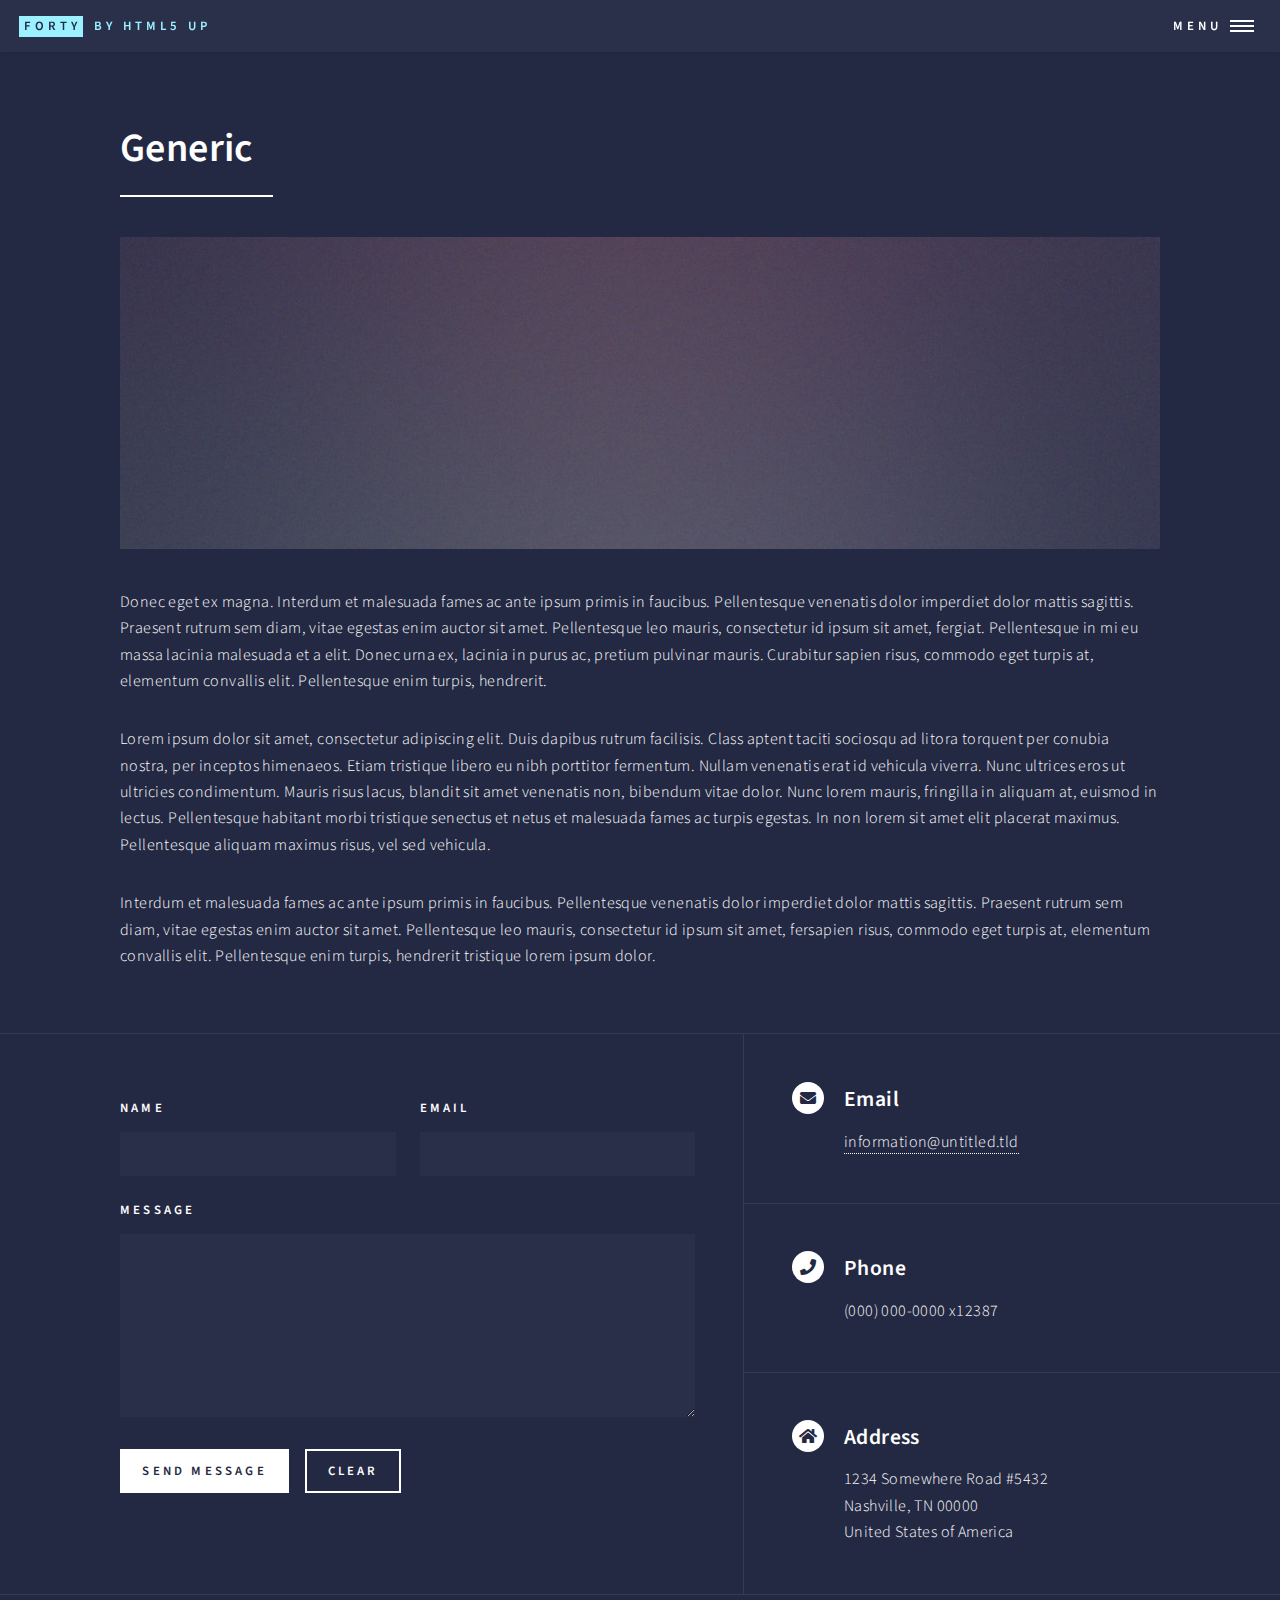
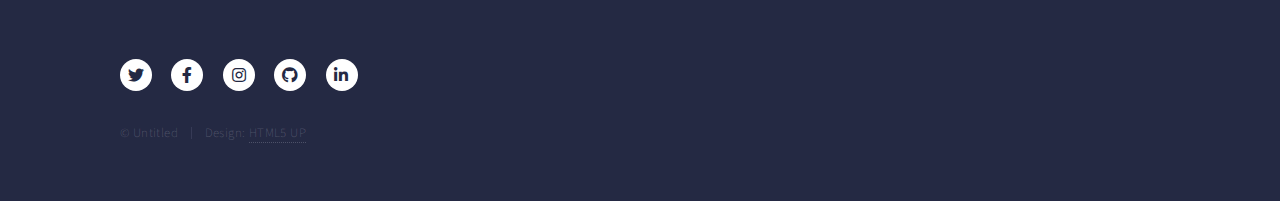
<file: generic.html>
<!DOCTYPE HTML>
<!--
	Forty by HTML5 UP
	html5up.net | @ajlkn
	Free for personal and commercial use under the CCA 3.0 license (html5up.net/license)
-->
<html>
	<head>
		<title>Generic - Forty by HTML5 UP</title>
		<meta charset="utf-8" />
		<meta name="viewport" content="width=device-width, initial-scale=1, user-scalable=no" />
		<link rel="stylesheet" href="assets/css/main.css" />
		<noscript><link rel="stylesheet" href="assets/css/noscript.css" /></noscript>
	</head>
	<body class="is-preload">

		<!-- Wrapper -->
			<div id="wrapper">

				<!-- Header -->
					<header id="header">
						<a href="index.html" class="logo"><strong>Forty</strong> <span>by HTML5 UP</span></a>
						<nav>
							<a href="#menu">Menu</a>
						</nav>
					</header>

				<!-- Menu -->
					<nav id="menu">
						<ul class="links">
							<li><a href="index.html">Home</a></li>
							<li><a href="landing.html">Landing</a></li>
							<li><a href="generic.html">Generic</a></li>
							<li><a href="elements.html">Elements</a></li>
						</ul>
						<ul class="actions stacked">
							<li><a href="#" class="button primary fit">Get Started</a></li>
							<li><a href="#" class="button fit">Log In</a></li>
						</ul>
					</nav>

				<!-- Main -->
					<div id="main" class="alt">

						<!-- One -->
							<section id="one">
								<div class="inner">
									<header class="major">
										<h1>Generic</h1>
									</header>
									<span class="image main"><img src="images/pic11.jpg" alt="" /></span>
									<p>Donec eget ex magna. Interdum et malesuada fames ac ante ipsum primis in faucibus. Pellentesque venenatis dolor imperdiet dolor mattis sagittis. Praesent rutrum sem diam, vitae egestas enim auctor sit amet. Pellentesque leo mauris, consectetur id ipsum sit amet, fergiat. Pellentesque in mi eu massa lacinia malesuada et a elit. Donec urna ex, lacinia in purus ac, pretium pulvinar mauris. Curabitur sapien risus, commodo eget turpis at, elementum convallis elit. Pellentesque enim turpis, hendrerit.</p>
									<p>Lorem ipsum dolor sit amet, consectetur adipiscing elit. Duis dapibus rutrum facilisis. Class aptent taciti sociosqu ad litora torquent per conubia nostra, per inceptos himenaeos. Etiam tristique libero eu nibh porttitor fermentum. Nullam venenatis erat id vehicula viverra. Nunc ultrices eros ut ultricies condimentum. Mauris risus lacus, blandit sit amet venenatis non, bibendum vitae dolor. Nunc lorem mauris, fringilla in aliquam at, euismod in lectus. Pellentesque habitant morbi tristique senectus et netus et malesuada fames ac turpis egestas. In non lorem sit amet elit placerat maximus. Pellentesque aliquam maximus risus, vel sed vehicula.</p>
									<p>Interdum et malesuada fames ac ante ipsum primis in faucibus. Pellentesque venenatis dolor imperdiet dolor mattis sagittis. Praesent rutrum sem diam, vitae egestas enim auctor sit amet. Pellentesque leo mauris, consectetur id ipsum sit amet, fersapien risus, commodo eget turpis at, elementum convallis elit. Pellentesque enim turpis, hendrerit tristique lorem ipsum dolor.</p>
								</div>
							</section>

					</div>

				<!-- Contact -->
					<section id="contact">
						<div class="inner">
							<section>
								<form method="post" action="#">
									<div class="fields">
										<div class="field half">
											<label for="name">Name</label>
											<input type="text" name="name" id="name" />
										</div>
										<div class="field half">
											<label for="email">Email</label>
											<input type="text" name="email" id="email" />
										</div>
										<div class="field">
											<label for="message">Message</label>
											<textarea name="message" id="message" rows="6"></textarea>
										</div>
									</div>
									<ul class="actions">
										<li><input type="submit" value="Send Message" class="primary" /></li>
										<li><input type="reset" value="Clear" /></li>
									</ul>
								</form>
							</section>
							<section class="split">
								<section>
									<div class="contact-method">
										<span class="icon solid alt fa-envelope"></span>
										<h3>Email</h3>
										<a href="#">information@untitled.tld</a>
									</div>
								</section>
								<section>
									<div class="contact-method">
										<span class="icon solid alt fa-phone"></span>
										<h3>Phone</h3>
										<span>(000) 000-0000 x12387</span>
									</div>
								</section>
								<section>
									<div class="contact-method">
										<span class="icon solid alt fa-home"></span>
										<h3>Address</h3>
										<span>1234 Somewhere Road #5432<br />
										Nashville, TN 00000<br />
										United States of America</span>
									</div>
								</section>
							</section>
						</div>
					</section>

				<!-- Footer -->
					<footer id="footer">
						<div class="inner">
							<ul class="icons">
								<li><a href="#" class="icon brands alt fa-twitter"><span class="label">Twitter</span></a></li>
								<li><a href="#" class="icon brands alt fa-facebook-f"><span class="label">Facebook</span></a></li>
								<li><a href="#" class="icon brands alt fa-instagram"><span class="label">Instagram</span></a></li>
								<li><a href="#" class="icon brands alt fa-github"><span class="label">GitHub</span></a></li>
								<li><a href="#" class="icon brands alt fa-linkedin-in"><span class="label">LinkedIn</span></a></li>
							</ul>
							<ul class="copyright">
								<li>&copy; Untitled</li><li>Design: <a href="https://html5up.net">HTML5 UP</a></li>
							</ul>
						</div>
					</footer>

			</div>

		<!-- Scripts -->
			<script src="assets/js/jquery.min.js"></script>
			<script src="assets/js/jquery.scrolly.min.js"></script>
			<script src="assets/js/jquery.scrollex.min.js"></script>
			<script src="assets/js/browser.min.js"></script>
			<script src="assets/js/breakpoints.min.js"></script>
			<script src="assets/js/util.js"></script>
			<script src="assets/js/main.js"></script>

	</body>
</html>
</file>
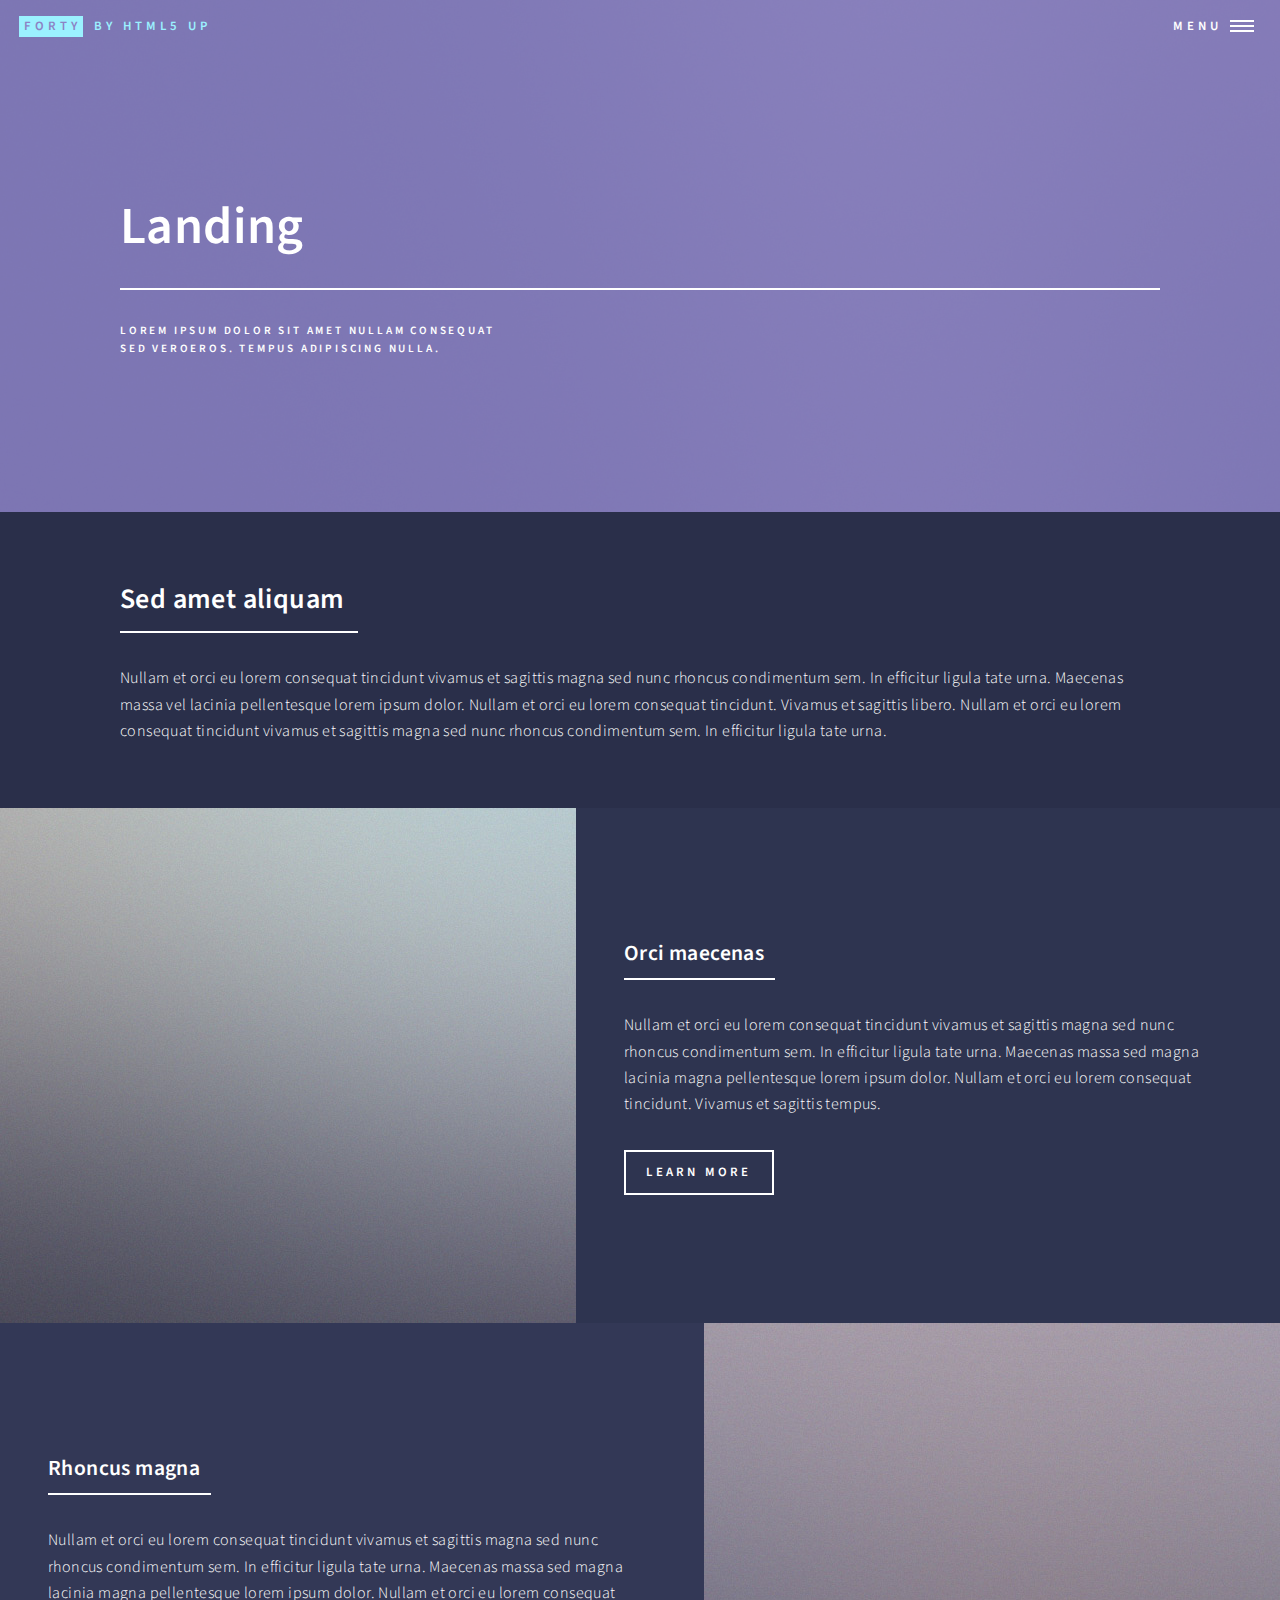
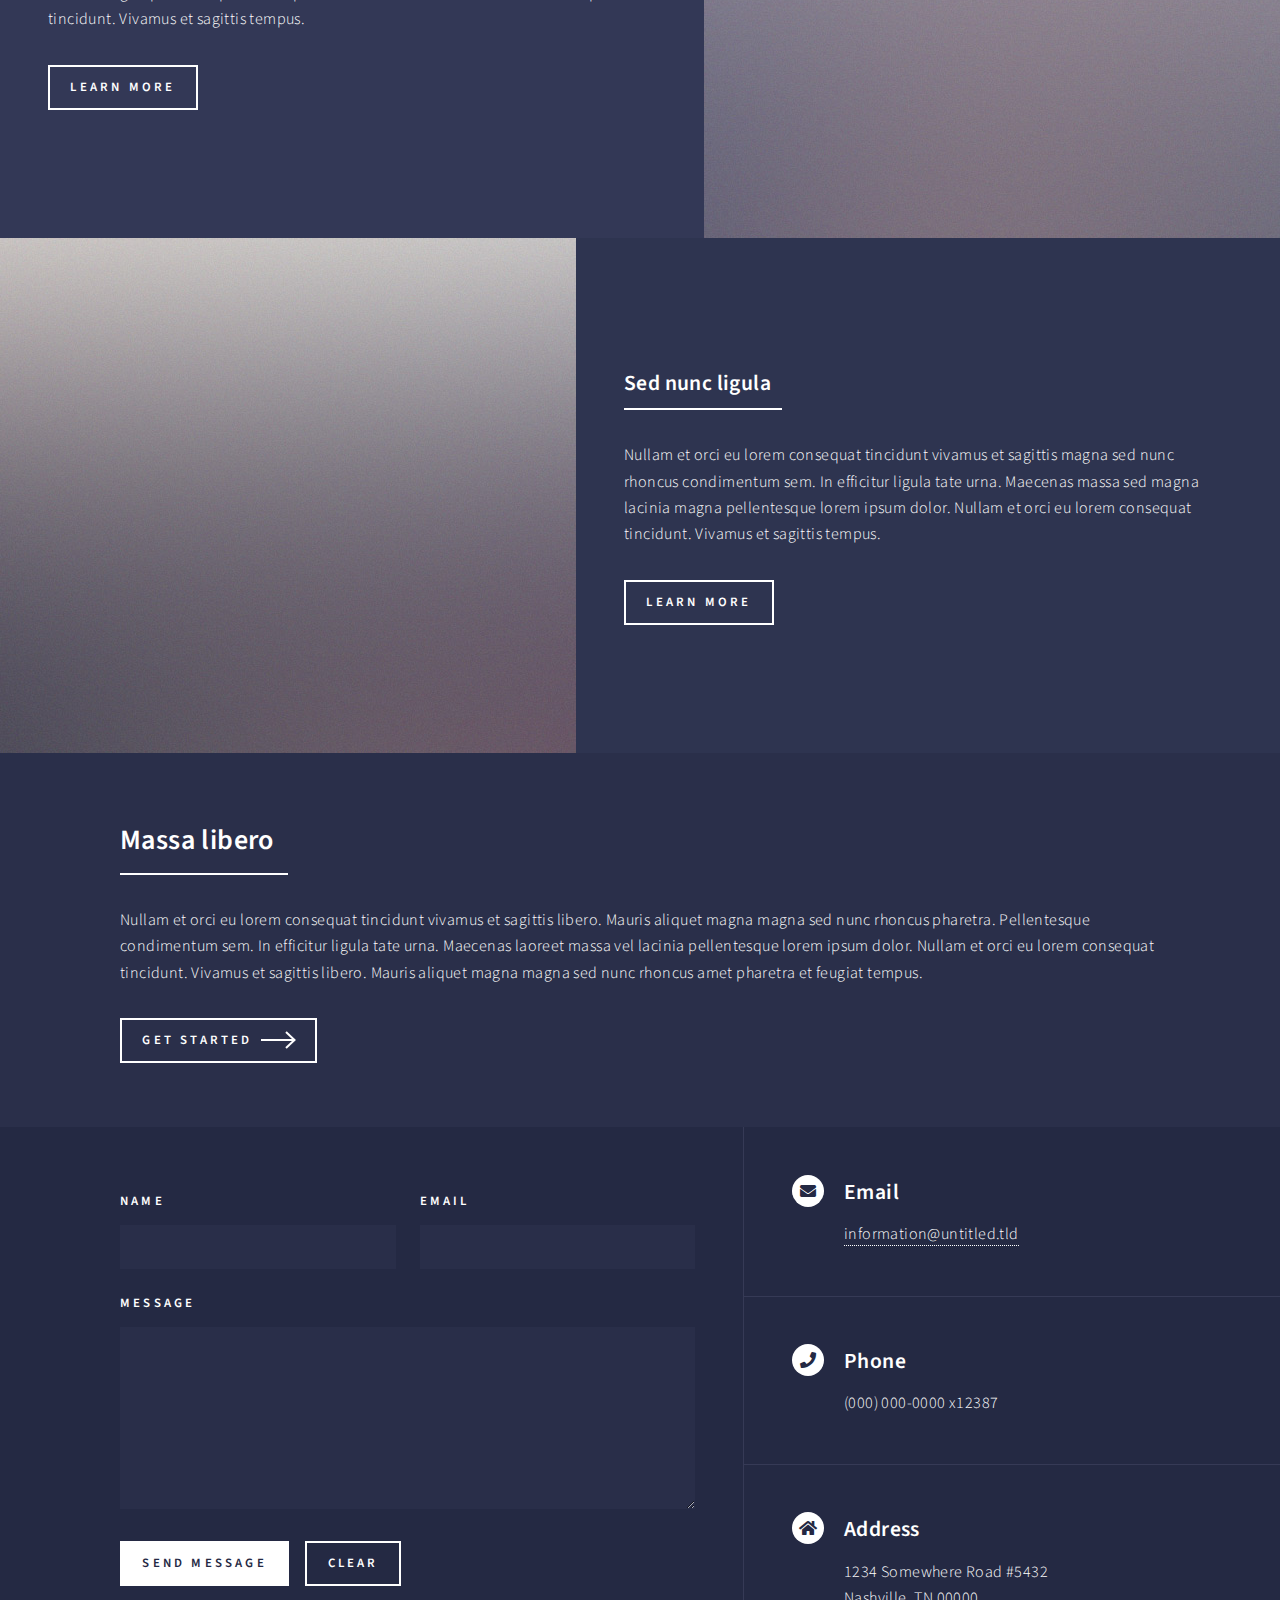
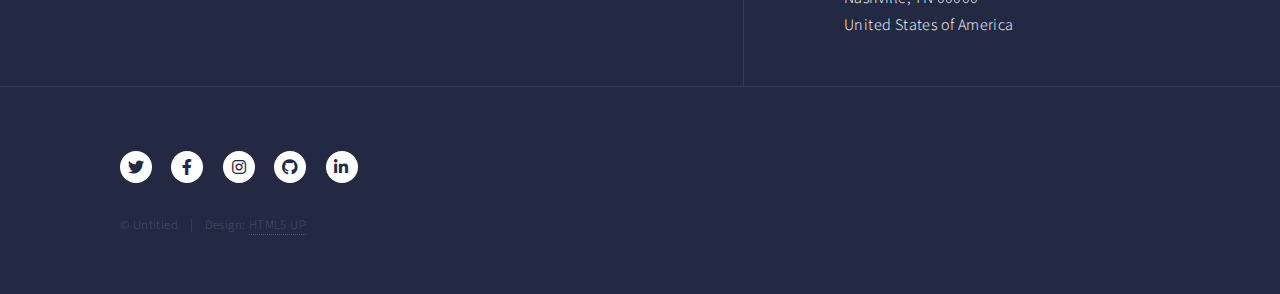
<file: landing.html>
<!DOCTYPE HTML>
<!--
	Forty by HTML5 UP
	html5up.net | @ajlkn
	Free for personal and commercial use under the CCA 3.0 license (html5up.net/license)
-->
<html>
	<head>
		<title>Landing - Forty by HTML5 UP</title>
		<meta charset="utf-8" />
		<meta name="viewport" content="width=device-width, initial-scale=1, user-scalable=no" />
		<link rel="stylesheet" href="assets/css/main.css" />
		<noscript><link rel="stylesheet" href="assets/css/noscript.css" /></noscript>
	</head>
	<body class="is-preload">

		<!-- Wrapper -->
			<div id="wrapper">

				<!-- Header -->
				<!-- Note: The "styleN" class below should match that of the banner element. -->
					<header id="header" class="alt style2">
						<a href="index.html" class="logo"><strong>Forty</strong> <span>by HTML5 UP</span></a>
						<nav>
							<a href="#menu">Menu</a>
						</nav>
					</header>

				<!-- Menu -->
					<nav id="menu">
						<ul class="links">
							<li><a href="index.html">Home</a></li>
							<li><a href="landing.html">Landing</a></li>
							<li><a href="generic.html">Generic</a></li>
							<li><a href="elements.html">Elements</a></li>
						</ul>
						<ul class="actions stacked">
							<li><a href="#" class="button primary fit">Get Started</a></li>
							<li><a href="#" class="button fit">Log In</a></li>
						</ul>
					</nav>

				<!-- Banner -->
				<!-- Note: The "styleN" class below should match that of the header element. -->
					<section id="banner" class="style2">
						<div class="inner">
							<span class="image">
								<img src="images/pic07.jpg" alt="" />
							</span>
							<header class="major">
								<h1>Landing</h1>
							</header>
							<div class="content">
								<p>Lorem ipsum dolor sit amet nullam consequat<br />
								sed veroeros. tempus adipiscing nulla.</p>
							</div>
						</div>
					</section>

				<!-- Main -->
					<div id="main">

						<!-- One -->
							<section id="one">
								<div class="inner">
									<header class="major">
										<h2>Sed amet aliquam</h2>
									</header>
									<p>Nullam et orci eu lorem consequat tincidunt vivamus et sagittis magna sed nunc rhoncus condimentum sem. In efficitur ligula tate urna. Maecenas massa vel lacinia pellentesque lorem ipsum dolor. Nullam et orci eu lorem consequat tincidunt. Vivamus et sagittis libero. Nullam et orci eu lorem consequat tincidunt vivamus et sagittis magna sed nunc rhoncus condimentum sem. In efficitur ligula tate urna.</p>
								</div>
							</section>

						<!-- Two -->
							<section id="two" class="spotlights">
								<section>
									<a href="generic.html" class="image">
										<img src="images/pic08.jpg" alt="" data-position="center center" />
									</a>
									<div class="content">
										<div class="inner">
											<header class="major">
												<h3>Orci maecenas</h3>
											</header>
											<p>Nullam et orci eu lorem consequat tincidunt vivamus et sagittis magna sed nunc rhoncus condimentum sem. In efficitur ligula tate urna. Maecenas massa sed magna lacinia magna pellentesque lorem ipsum dolor. Nullam et orci eu lorem consequat tincidunt. Vivamus et sagittis tempus.</p>
											<ul class="actions">
												<li><a href="generic.html" class="button">Learn more</a></li>
											</ul>
										</div>
									</div>
								</section>
								<section>
									<a href="generic.html" class="image">
										<img src="images/pic09.jpg" alt="" data-position="top center" />
									</a>
									<div class="content">
										<div class="inner">
											<header class="major">
												<h3>Rhoncus magna</h3>
											</header>
											<p>Nullam et orci eu lorem consequat tincidunt vivamus et sagittis magna sed nunc rhoncus condimentum sem. In efficitur ligula tate urna. Maecenas massa sed magna lacinia magna pellentesque lorem ipsum dolor. Nullam et orci eu lorem consequat tincidunt. Vivamus et sagittis tempus.</p>
											<ul class="actions">
												<li><a href="generic.html" class="button">Learn more</a></li>
											</ul>
										</div>
									</div>
								</section>
								<section>
									<a href="generic.html" class="image">
										<img src="images/pic10.jpg" alt="" data-position="25% 25%" />
									</a>
									<div class="content">
										<div class="inner">
											<header class="major">
												<h3>Sed nunc ligula</h3>
											</header>
											<p>Nullam et orci eu lorem consequat tincidunt vivamus et sagittis magna sed nunc rhoncus condimentum sem. In efficitur ligula tate urna. Maecenas massa sed magna lacinia magna pellentesque lorem ipsum dolor. Nullam et orci eu lorem consequat tincidunt. Vivamus et sagittis tempus.</p>
											<ul class="actions">
												<li><a href="generic.html" class="button">Learn more</a></li>
											</ul>
										</div>
									</div>
								</section>
							</section>

						<!-- Three -->
							<section id="three">
								<div class="inner">
									<header class="major">
										<h2>Massa libero</h2>
									</header>
									<p>Nullam et orci eu lorem consequat tincidunt vivamus et sagittis libero. Mauris aliquet magna magna sed nunc rhoncus pharetra. Pellentesque condimentum sem. In efficitur ligula tate urna. Maecenas laoreet massa vel lacinia pellentesque lorem ipsum dolor. Nullam et orci eu lorem consequat tincidunt. Vivamus et sagittis libero. Mauris aliquet magna magna sed nunc rhoncus amet pharetra et feugiat tempus.</p>
									<ul class="actions">
										<li><a href="generic.html" class="button next">Get Started</a></li>
									</ul>
								</div>
							</section>

					</div>

				<!-- Contact -->
					<section id="contact">
						<div class="inner">
							<section>
								<form method="post" action="#">
									<div class="fields">
										<div class="field half">
											<label for="name">Name</label>
											<input type="text" name="name" id="name" />
										</div>
										<div class="field half">
											<label for="email">Email</label>
											<input type="text" name="email" id="email" />
										</div>
										<div class="field">
											<label for="message">Message</label>
											<textarea name="message" id="message" rows="6"></textarea>
										</div>
									</div>
									<ul class="actions">
										<li><input type="submit" value="Send Message" class="primary" /></li>
										<li><input type="reset" value="Clear" /></li>
									</ul>
								</form>
							</section>
							<section class="split">
								<section>
									<div class="contact-method">
										<span class="icon solid alt fa-envelope"></span>
										<h3>Email</h3>
										<a href="#">information@untitled.tld</a>
									</div>
								</section>
								<section>
									<div class="contact-method">
										<span class="icon solid alt fa-phone"></span>
										<h3>Phone</h3>
										<span>(000) 000-0000 x12387</span>
									</div>
								</section>
								<section>
									<div class="contact-method">
										<span class="icon solid alt fa-home"></span>
										<h3>Address</h3>
										<span>1234 Somewhere Road #5432<br />
										Nashville, TN 00000<br />
										United States of America</span>
									</div>
								</section>
							</section>
						</div>
					</section>

				<!-- Footer -->
					<footer id="footer">
						<div class="inner">
							<ul class="icons">
								<li><a href="#" class="icon brands alt fa-twitter"><span class="label">Twitter</span></a></li>
								<li><a href="#" class="icon brands alt fa-facebook-f"><span class="label">Facebook</span></a></li>
								<li><a href="#" class="icon brands alt fa-instagram"><span class="label">Instagram</span></a></li>
								<li><a href="#" class="icon brands alt fa-github"><span class="label">GitHub</span></a></li>
								<li><a href="#" class="icon brands alt fa-linkedin-in"><span class="label">LinkedIn</span></a></li>
							</ul>
							<ul class="copyright">
								<li>&copy; Untitled</li><li>Design: <a href="https://html5up.net">HTML5 UP</a></li>
							</ul>
						</div>
					</footer>

			</div>

		<!-- Scripts -->
			<script src="assets/js/jquery.min.js"></script>
			<script src="assets/js/jquery.scrolly.min.js"></script>
			<script src="assets/js/jquery.scrollex.min.js"></script>
			<script src="assets/js/browser.min.js"></script>
			<script src="assets/js/breakpoints.min.js"></script>
			<script src="assets/js/util.js"></script>
			<script src="assets/js/main.js"></script>

	</body>
</html>
</file>
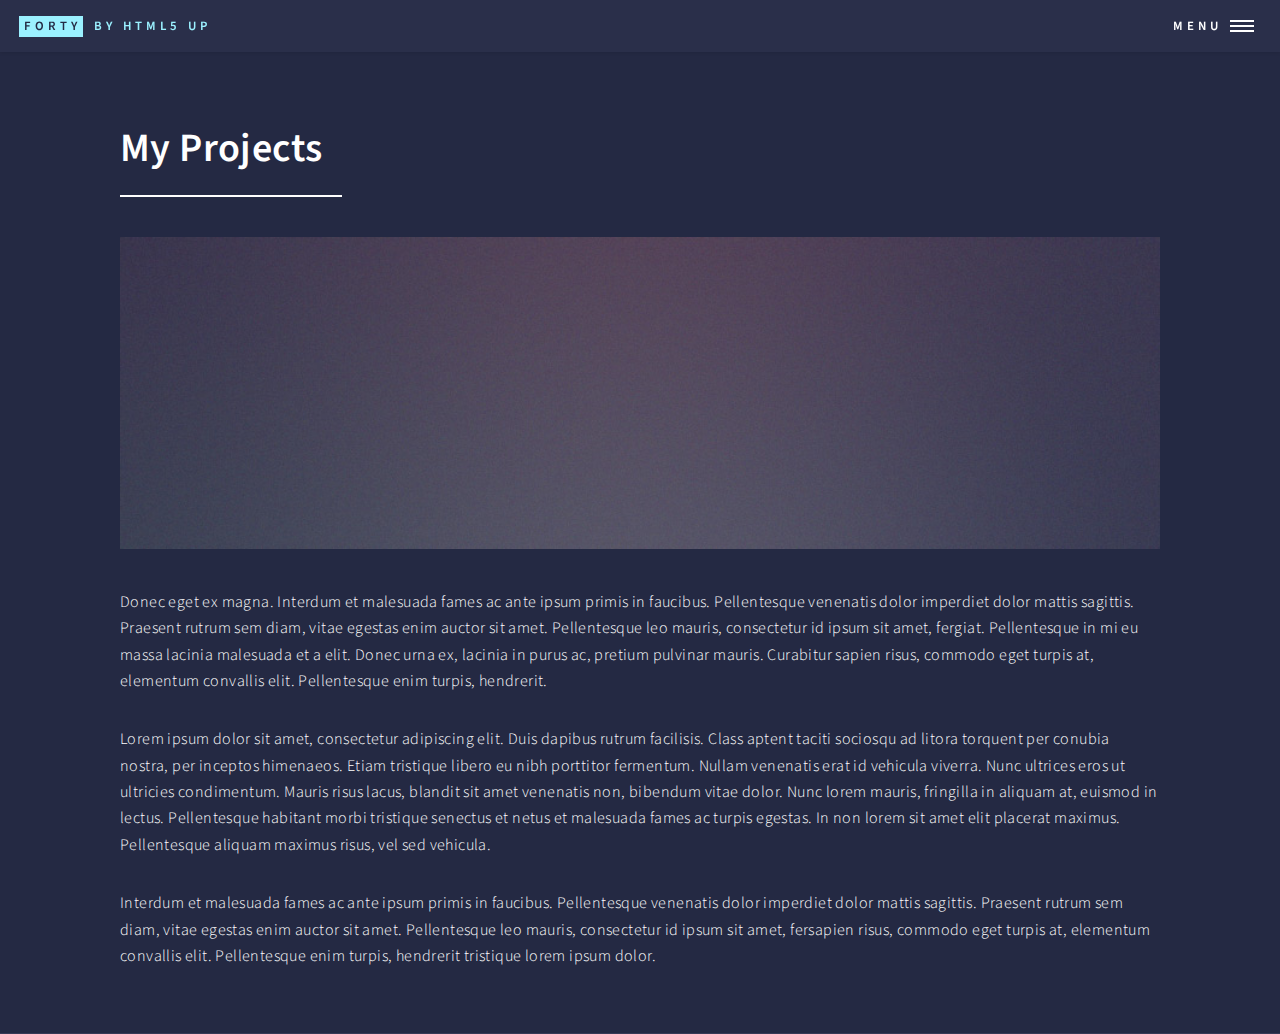
<file: projects.html>
<!DOCTYPE HTML>
<!--
	Forty by HTML5 UP
	html5up.net | @ajlkn
	Free for personal and commercial use under the CCA 3.0 license (html5up.net/license)
-->
<html>
	<head>
		<title>Generic - Forty by HTML5 UP</title>
		<meta charset="utf-8" />
		<meta name="viewport" content="width=device-width, initial-scale=1, user-scalable=no" />
		<link rel="stylesheet" href="assets/css/main.css" />
		<noscript><link rel="stylesheet" href="assets/css/noscript.css" /></noscript>
	</head>
	<body class="is-preload">

		<!-- Wrapper -->
			<div id="wrapper">

				<!-- Header -->
					<header id="header">
						<a href="index.html" class="logo"><strong>Forty</strong> <span>by HTML5 UP</span></a>
						<nav>
							<a href="#menu">Menu</a>
						</nav>
					</header>

				<!-- Menu -->
					<nav id="menu">
						<ul class="links">
							<li><a href="index.html">Home</a></li>
							<li><a href="skills.html">My Skills</a></li>
							<li><a href="projects.html">My Projects</a></li>
							<li><a href="experience.html">Professional Experience</a></li>
						</ul>
						<ul class="actions stacked">
							<li><a href="#" class="button primary fit">Get Started</a></li>
							<li><a href="#" class="button fit">Log In</a></li>
						</ul>
					</nav>

				<!-- Main -->
					<div id="main" class="alt">

						<!-- One -->
							<section id="one">
								<div class="inner">
									<header class="major">
										<h1>My Projects</h1>
									</header>
									<span class="image main"><img src="images/pic11.jpg" alt="" /></span>
									<p>Donec eget ex magna. Interdum et malesuada fames ac ante ipsum primis in faucibus. Pellentesque venenatis dolor imperdiet dolor mattis sagittis. Praesent rutrum sem diam, vitae egestas enim auctor sit amet. Pellentesque leo mauris, consectetur id ipsum sit amet, fergiat. Pellentesque in mi eu massa lacinia malesuada et a elit. Donec urna ex, lacinia in purus ac, pretium pulvinar mauris. Curabitur sapien risus, commodo eget turpis at, elementum convallis elit. Pellentesque enim turpis, hendrerit.</p>
									<p>Lorem ipsum dolor sit amet, consectetur adipiscing elit. Duis dapibus rutrum facilisis. Class aptent taciti sociosqu ad litora torquent per conubia nostra, per inceptos himenaeos. Etiam tristique libero eu nibh porttitor fermentum. Nullam venenatis erat id vehicula viverra. Nunc ultrices eros ut ultricies condimentum. Mauris risus lacus, blandit sit amet venenatis non, bibendum vitae dolor. Nunc lorem mauris, fringilla in aliquam at, euismod in lectus. Pellentesque habitant morbi tristique senectus et netus et malesuada fames ac turpis egestas. In non lorem sit amet elit placerat maximus. Pellentesque aliquam maximus risus, vel sed vehicula.</p>
									<p>Interdum et malesuada fames ac ante ipsum primis in faucibus. Pellentesque venenatis dolor imperdiet dolor mattis sagittis. Praesent rutrum sem diam, vitae egestas enim auctor sit amet. Pellentesque leo mauris, consectetur id ipsum sit amet, fersapien risus, commodo eget turpis at, elementum convallis elit. Pellentesque enim turpis, hendrerit tristique lorem ipsum dolor.</p>
								</div>
							</section>

					</div>

				
			</div>

		<!-- Scripts -->
			<script src="assets/js/jquery.min.js"></script>
			<script src="assets/js/jquery.scrolly.min.js"></script>
			<script src="assets/js/jquery.scrollex.min.js"></script>
			<script src="assets/js/browser.min.js"></script>
			<script src="assets/js/breakpoints.min.js"></script>
			<script src="assets/js/util.js"></script>
			<script src="assets/js/main.js"></script>

	</body>
</html>
</file>
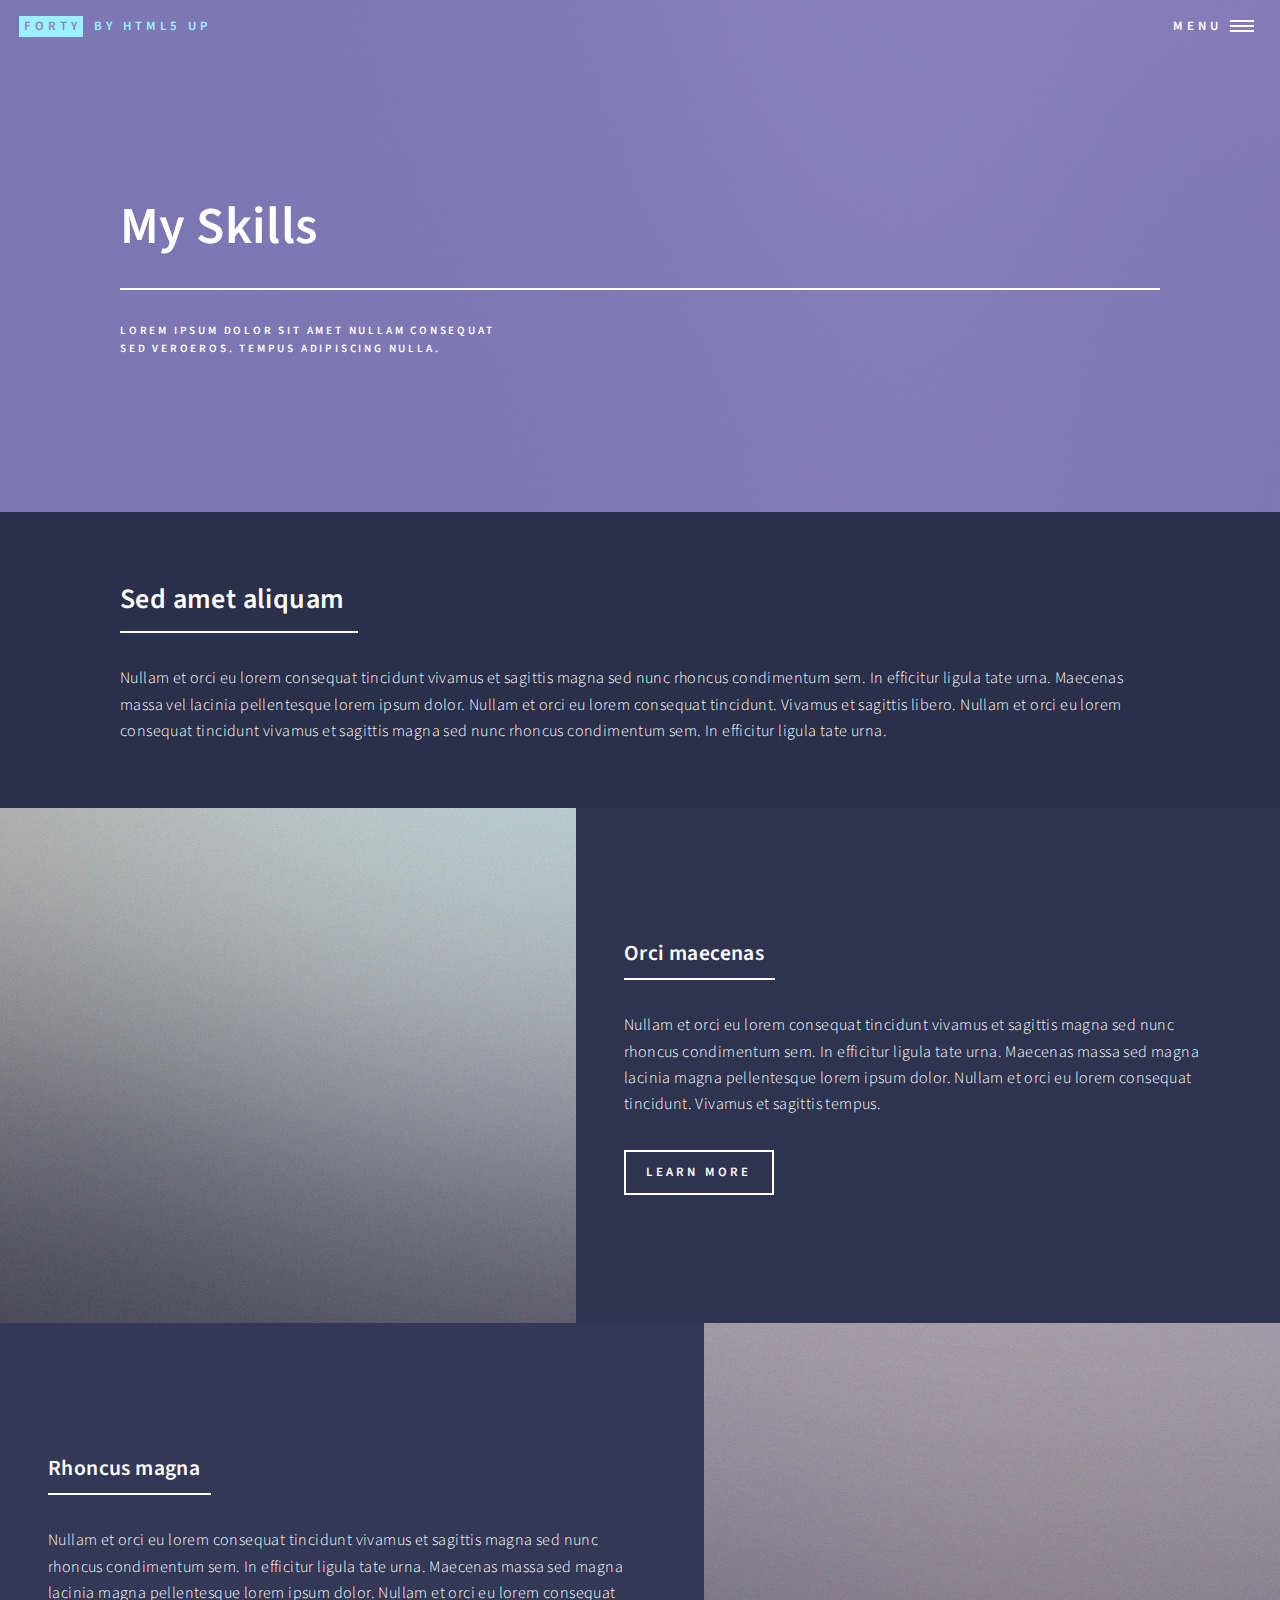
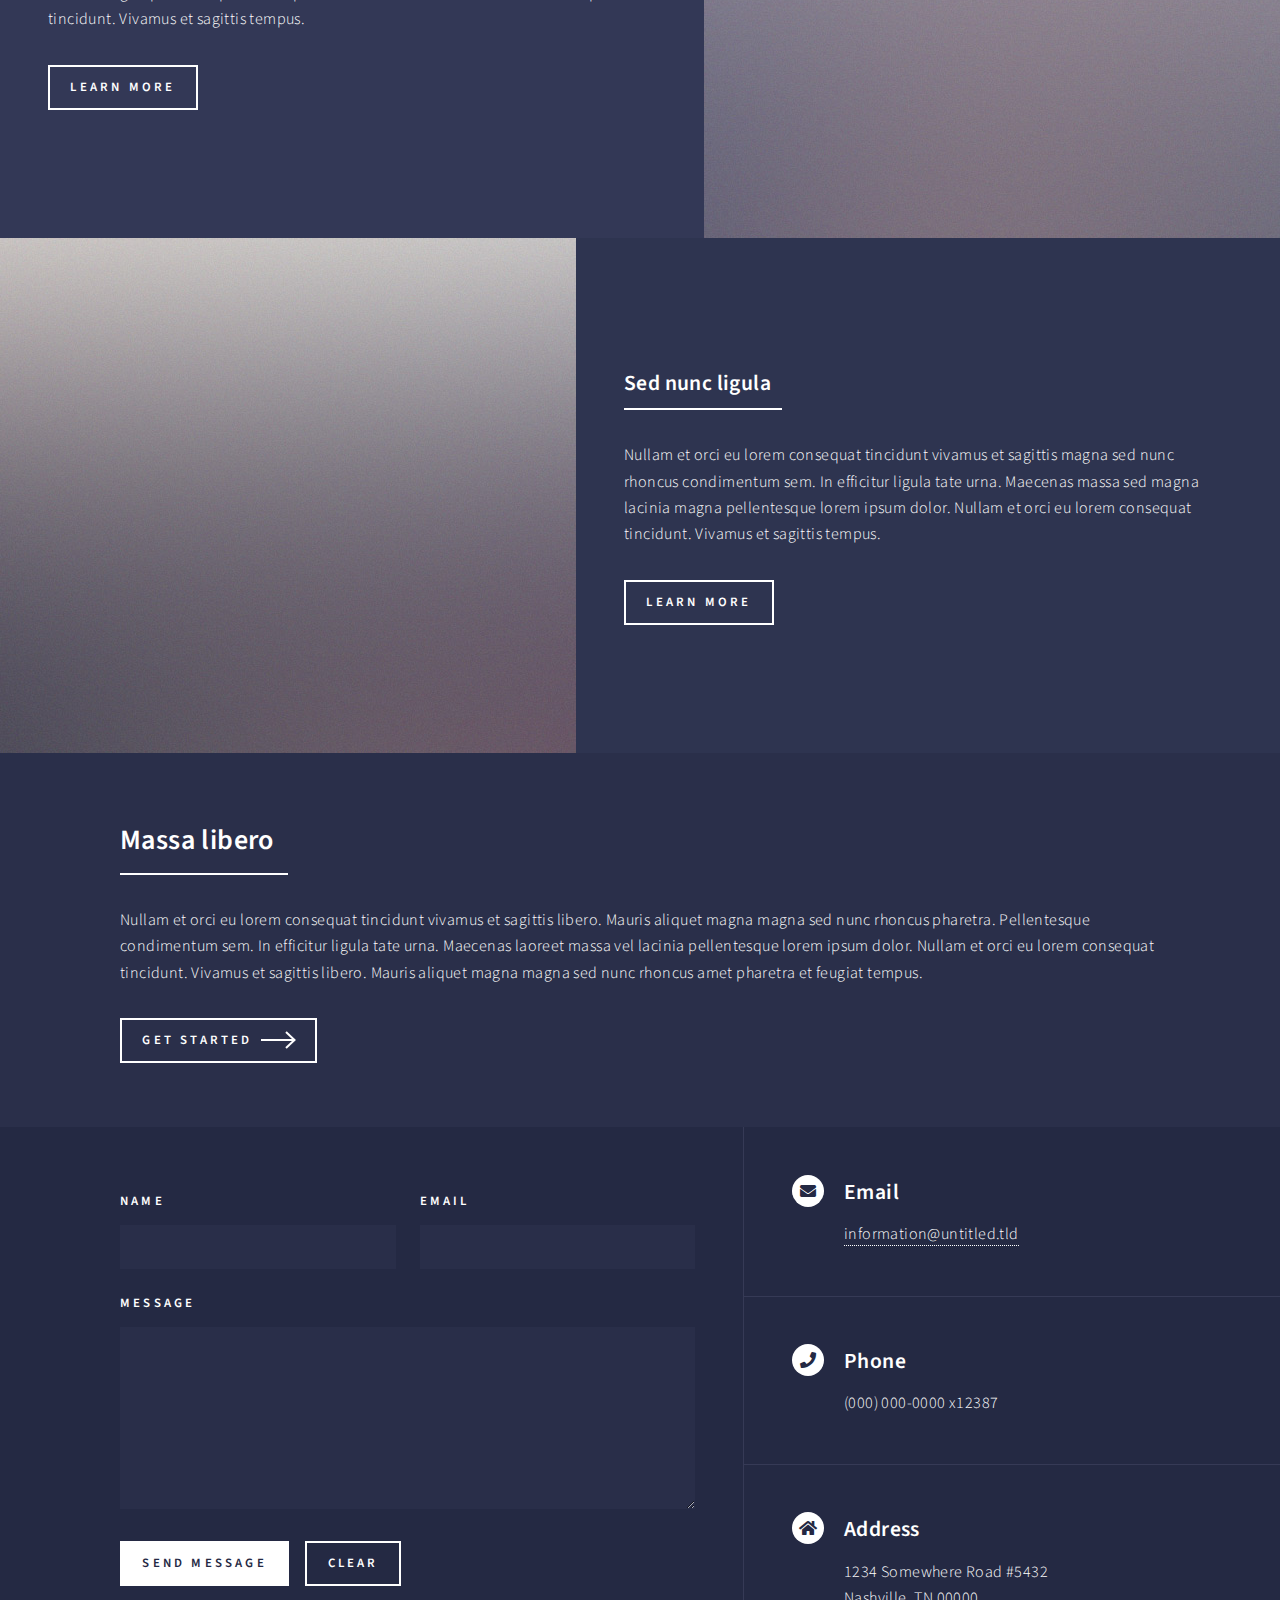
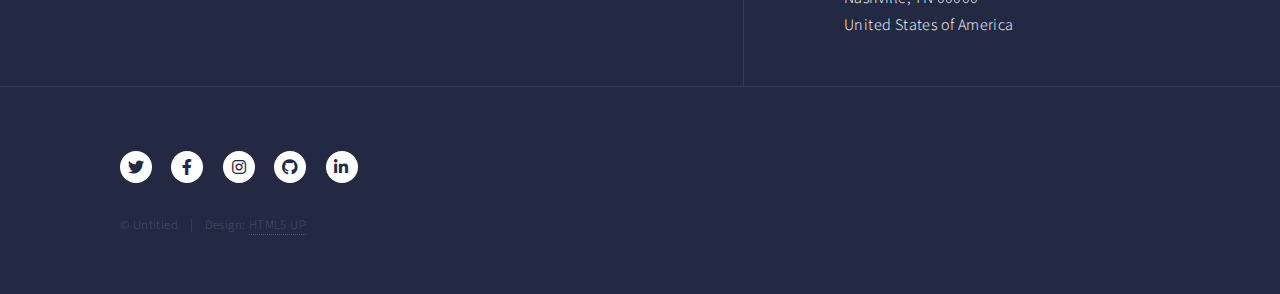
<file: skills.html>
<!DOCTYPE HTML>
<!--
	Forty by HTML5 UP
	html5up.net | @ajlkn
	Free for personal and commercial use under the CCA 3.0 license (html5up.net/license)
-->
<html>
	<head>
		<title>My Skills</title>
		<meta charset="utf-8" />
		<meta name="viewport" content="width=device-width, initial-scale=1, user-scalable=no" />
		<link rel="stylesheet" href="assets/css/main.css" />
		<noscript><link rel="stylesheet" href="assets/css/noscript.css" /></noscript>
	</head>
	<body class="is-preload">

		<!-- Wrapper -->
			<div id="wrapper">

				<!-- Header -->
				<!-- Note: The "styleN" class below should match that of the banner element. -->
					<header id="header" class="alt style2">
						<a href="index.html" class="logo"><strong>Forty</strong> <span>by HTML5 UP</span></a>
						<nav>
							<a href="#menu">Menu</a>
						</nav>
					</header>

				<!-- Menu -->
					<nav id="menu">
						<ul class="links">
							<li><a href="index.html">Home</a></li>
							<li><a href="skills.html">Skills</a></li>
							<li><a href="projects.html">My Projects</a></li>
							<li><a href="experience.html">Professional Experience</a></li>
						</ul>
						<ul class="actions stacked">
							<li><a href="#" class="button primary fit">Get Started</a></li>
							<li><a href="#" class="button fit">Log In</a></li>
						</ul>
					</nav>

				<!-- Banner -->
				<!-- Note: The "styleN" class below should match that of the header element. -->
					<section id="banner" class="style2">
						<div class="inner">
							<span class="image">
								<img src="images/pic07.jpg" alt="" />
							</span>
							<header class="major">
								<h1>My Skills</h1>
							</header>
							<div class="content">
								<p>Lorem ipsum dolor sit amet nullam consequat<br />
								sed veroeros. tempus adipiscing nulla.</p>
							</div>
						</div>
					</section>

				<!-- Main -->
					<div id="main">

						<!-- One -->
							<section id="one">
								<div class="inner">
									<header class="major">
										<h2>Sed amet aliquam</h2>
									</header>
									<p>Nullam et orci eu lorem consequat tincidunt vivamus et sagittis magna sed nunc rhoncus condimentum sem. In efficitur ligula tate urna. Maecenas massa vel lacinia pellentesque lorem ipsum dolor. Nullam et orci eu lorem consequat tincidunt. Vivamus et sagittis libero. Nullam et orci eu lorem consequat tincidunt vivamus et sagittis magna sed nunc rhoncus condimentum sem. In efficitur ligula tate urna.</p>
								</div>
							</section>

						<!-- Two -->
							<section id="two" class="spotlights">
								<section>
									<a href="projects.html" class="image">
										<img src="images/pic08.jpg" alt="" data-position="center center" />
									</a>
									<div class="content">
										<div class="inner">
											<header class="major">
												<h3>Orci maecenas</h3>
											</header>
											<p>Nullam et orci eu lorem consequat tincidunt vivamus et sagittis magna sed nunc rhoncus condimentum sem. In efficitur ligula tate urna. Maecenas massa sed magna lacinia magna pellentesque lorem ipsum dolor. Nullam et orci eu lorem consequat tincidunt. Vivamus et sagittis tempus.</p>
											<ul class="actions">
												<li><a href="projects.html" class="button">Learn more</a></li>
											</ul>
										</div>
									</div>
								</section>
								<section>
									<a href="projects.html" class="image">
										<img src="images/pic09.jpg" alt="" data-position="top center" />
									</a>
									<div class="content">
										<div class="inner">
											<header class="major">
												<h3>Rhoncus magna</h3>
											</header>
											<p>Nullam et orci eu lorem consequat tincidunt vivamus et sagittis magna sed nunc rhoncus condimentum sem. In efficitur ligula tate urna. Maecenas massa sed magna lacinia magna pellentesque lorem ipsum dolor. Nullam et orci eu lorem consequat tincidunt. Vivamus et sagittis tempus.</p>
											<ul class="actions">
												<li><a href="projects.html" class="button">Learn more</a></li>
											</ul>
										</div>
									</div>
								</section>
								<section>
									<a href="projects.html" class="image">
										<img src="images/pic10.jpg" alt="" data-position="25% 25%" />
									</a>
									<div class="content">
										<div class="inner">
											<header class="major">
												<h3>Sed nunc ligula</h3>
											</header>
											<p>Nullam et orci eu lorem consequat tincidunt vivamus et sagittis magna sed nunc rhoncus condimentum sem. In efficitur ligula tate urna. Maecenas massa sed magna lacinia magna pellentesque lorem ipsum dolor. Nullam et orci eu lorem consequat tincidunt. Vivamus et sagittis tempus.</p>
											<ul class="actions">
												<li><a href="projects.html" class="button">Learn more</a></li>
											</ul>
										</div>
									</div>
								</section>
							</section>

						<!-- Three -->
							<section id="three">
								<div class="inner">
									<header class="major">
										<h2>Massa libero</h2>
									</header>
									<p>Nullam et orci eu lorem consequat tincidunt vivamus et sagittis libero. Mauris aliquet magna magna sed nunc rhoncus pharetra. Pellentesque condimentum sem. In efficitur ligula tate urna. Maecenas laoreet massa vel lacinia pellentesque lorem ipsum dolor. Nullam et orci eu lorem consequat tincidunt. Vivamus et sagittis libero. Mauris aliquet magna magna sed nunc rhoncus amet pharetra et feugiat tempus.</p>
									<ul class="actions">
										<li><a href="projects.html" class="button next">Get Started</a></li>
									</ul>
								</div>
							</section>

					</div>

				<!-- Contact -->
					<section id="contact">
						<div class="inner">
							<section>
								<form method="post" action="#">
									<div class="fields">
										<div class="field half">
											<label for="name">Name</label>
											<input type="text" name="name" id="name" />
										</div>
										<div class="field half">
											<label for="email">Email</label>
											<input type="text" name="email" id="email" />
										</div>
										<div class="field">
											<label for="message">Message</label>
											<textarea name="message" id="message" rows="6"></textarea>
										</div>
									</div>
									<ul class="actions">
										<li><input type="submit" value="Send Message" class="primary" /></li>
										<li><input type="reset" value="Clear" /></li>
									</ul>
								</form>
							</section>
							<section class="split">
								<section>
									<div class="contact-method">
										<span class="icon solid alt fa-envelope"></span>
										<h3>Email</h3>
										<a href="#">information@untitled.tld</a>
									</div>
								</section>
								<section>
									<div class="contact-method">
										<span class="icon solid alt fa-phone"></span>
										<h3>Phone</h3>
										<span>(000) 000-0000 x12387</span>
									</div>
								</section>
								<section>
									<div class="contact-method">
										<span class="icon solid alt fa-home"></span>
										<h3>Address</h3>
										<span>1234 Somewhere Road #5432<br />
										Nashville, TN 00000<br />
										United States of America</span>
									</div>
								</section>
							</section>
						</div>
					</section>

				<!-- Footer -->
					<footer id="footer">
						<div class="inner">
							<ul class="icons">
								<li><a href="#" class="icon brands alt fa-twitter"><span class="label">Twitter</span></a></li>
								<li><a href="#" class="icon brands alt fa-facebook-f"><span class="label">Facebook</span></a></li>
								<li><a href="#" class="icon brands alt fa-instagram"><span class="label">Instagram</span></a></li>
								<li><a href="#" class="icon brands alt fa-github"><span class="label">GitHub</span></a></li>
								<li><a href="#" class="icon brands alt fa-linkedin-in"><span class="label">LinkedIn</span></a></li>
							</ul>
							<ul class="copyright">
								<li>&copy; Untitled</li><li>Design: <a href="https://html5up.net">HTML5 UP</a></li>
							</ul>
						</div>
					</footer>

			</div>

		<!-- Scripts -->
			<script src="assets/js/jquery.min.js"></script>
			<script src="assets/js/jquery.scrolly.min.js"></script>
			<script src="assets/js/jquery.scrollex.min.js"></script>
			<script src="assets/js/browser.min.js"></script>
			<script src="assets/js/breakpoints.min.js"></script>
			<script src="assets/js/util.js"></script>
			<script src="assets/js/main.js"></script>

	</body>
</html>
</file>
<file: assets/css/noscript.css>
/*
	Forty by HTML5 UP
	html5up.net | @ajlkn
	Free for personal and commercial use under the CCA 3.0 license (html5up.net/license)
*/

/* Banner */

	body.is-preload #banner:after {
		opacity: 0.85;
	}

	body.is-preload #banner > .inner {
		-moz-filter: none;
		-webkit-filter: none;
		-ms-filter: none;
		filter: none;
		-moz-transform: none;
		-webkit-transform: none;
		-ms-transform: none;
		transform: none;
		opacity: 1;
	}
</file>
<file: assets/css/main.css>
@import url(fontawesome-all.min.css);
@import url("https://fonts.googleapis.com/css?family=Source+Sans+Pro:300,300italic,600,600italic");

/*
	Forty by HTML5 UP
	html5up.net | @ajlkn
	Free for personal and commercial use under the CCA 3.0 license (html5up.net/license)
*/

html, body, div, span, applet, object,
iframe, h1, h2, h3, h4, h5, h6, p, blockquote,
pre, a, abbr, acronym, address, big, cite,
code, del, dfn, em, img, ins, kbd, q, s, samp,
small, strike, strong, sub, sup, tt, var, b,
u, i, center, dl, dt, dd, ol, ul, li, fieldset,
form, label, legend, table, caption, tbody,
tfoot, thead, tr, th, td, article, aside,
canvas, details, embed, figure, figcaption,
footer, header, hgroup, menu, nav, output, ruby,
section, summary, time, mark, audio, video {
	margin: 0;
	padding: 0;
	border: 0;
	font-size: 100%;
	font: inherit;
	vertical-align: baseline;}

article, aside, details, figcaption, figure,
footer, header, hgroup, menu, nav, section {
	display: block;}

body {
	line-height: 1;
}

ol, ul {
	list-style: none;
}

blockquote, q {
	quotes: none;
}

	blockquote:before, blockquote:after, q:before, q:after {
		content: '';
		content: none;
	}

table {
	border-collapse: collapse;
	border-spacing: 0;
}

body {
	-webkit-text-size-adjust: none;
}

mark {
	background-color: transparent;
	color: inherit;
}

input::-moz-focus-inner {
	border: 0;
	padding: 0;
}

input, select, textarea {
	-moz-appearance: none;
	-webkit-appearance: none;
	-ms-appearance: none;
	appearance: none;
}

/* Basic */

	@-ms-viewport {
		width: device-width;
	}

	body {
		-ms-overflow-style: scrollbar;
	}

	@media screen and (max-width: 480px) {

		html, body {
			min-width: 320px;
		}

	}

	html {
		box-sizing: border-box;
	}

	*, *:before, *:after {
		box-sizing: inherit;
	}

	body {
		background: #242943;
	}

		body.is-preload *, body.is-preload *:before, body.is-preload *:after {
			-moz-animation: none !important;
			-webkit-animation: none !important;
			-ms-animation: none !important;
			animation: none !important;
			-moz-transition: none !important;
			-webkit-transition: none !important;
			-ms-transition: none !important;
			transition: none !important;
		}

/* Type */

	body, input, select, textarea {
		color: #ffffff;
		font-family: "Source Sans Pro", Helvetica, sans-serif;
		font-size: 17pt;
		font-weight: 300;
		letter-spacing: 0.025em;
		line-height: 1.65;
	}

		@media screen and (max-width: 1680px) {

			body, input, select, textarea {
				font-size: 14pt;
			}

		}

		@media screen and (max-width: 1280px) {

			body, input, select, textarea {
				font-size: 12pt;
			}

		}

		@media screen and (max-width: 360px) {

			body, input, select, textarea {
				font-size: 11pt;
			}

		}

	a {
		-moz-transition: color 0.2s ease-in-out, border-bottom-color 0.2s ease-in-out;
		-webkit-transition: color 0.2s ease-in-out, border-bottom-color 0.2s ease-in-out;
		-ms-transition: color 0.2s ease-in-out, border-bottom-color 0.2s ease-in-out;
		transition: color 0.2s ease-in-out, border-bottom-color 0.2s ease-in-out;
		border-bottom: dotted 1px;
		color: inherit;
		text-decoration: none;
	}

		a:hover {
			border-bottom-color: transparent;
			color: #9bf1ff !important;
		}

		a:active {
			color: #53e3fb !important;
		}

	strong, b {
		color: #ffffff;
		font-weight: 600;
	}

	em, i {
		font-style: italic;
	}

	p {
		margin: 0 0 2em 0;
	}

	h1, h2, h3, h4, h5, h6 {
		color: #ffffff;
		font-weight: 600;
		line-height: 1.65;
		margin: 0 0 1em 0;
	}

		h1 a, h2 a, h3 a, h4 a, h5 a, h6 a {
			color: inherit;
			border-bottom: 0;
		}

	h1 {
		font-size: 2.5em;
	}

	h2 {
		font-size: 1.75em;
	}

	h3 {
		font-size: 1.35em;
	}

	h4 {
		font-size: 1.1em;
	}

	h5 {
		font-size: 0.9em;
	}

	h6 {
		font-size: 0.7em;
	}

	@media screen and (max-width: 736px) {

		h1 {
			font-size: 2em;
		}

		h2 {
			font-size: 1.5em;
		}

		h3 {
			font-size: 1.25em;
		}

	}

	sub {
		font-size: 0.8em;
		position: relative;
		top: 0.5em;
	}

	sup {
		font-size: 0.8em;
		position: relative;
		top: -0.5em;
	}

	blockquote {
		border-left: solid 4px rgba(212, 212, 255, 0.1);
		font-style: italic;
		margin: 0 0 2em 0;
		padding: 0.5em 0 0.5em 2em;
	}

	code {
		background: rgba(212, 212, 255, 0.035);
		font-family: "Courier New", monospace;
		font-size: 0.9em;
		margin: 0 0.25em;
		padding: 0.25em 0.65em;
	}

	pre {
		-webkit-overflow-scrolling: touch;
		font-family: "Courier New", monospace;
		font-size: 0.9em;
		margin: 0 0 2em 0;
	}

		pre code {
			display: block;
			line-height: 1.75;
			padding: 1em 1.5em;
			overflow-x: auto;
		}

	hr {
		border: 0;
		border-bottom: solid 1px rgba(212, 212, 255, 0.1);
		margin: 2em 0;
	}

		hr.major {
			margin: 3em 0;
		}

	.align-left {
		text-align: left;
	}

	.align-center {
		text-align: center;
	}

	.align-right {
		text-align: right;
	}

/* Row */

	.row {
		display: flex;
		flex-wrap: wrap;
		box-sizing: border-box;
		align-items: stretch;
	}

		.row > * {
			box-sizing: border-box;
		}

		.row.gtr-uniform > * > :last-child {
			margin-bottom: 0;
		}

		.row.aln-left {
			justify-content: flex-start;
		}

		.row.aln-center {
			justify-content: center;
		}

		.row.aln-right {
			justify-content: flex-end;
		}

		.row.aln-top {
			align-items: flex-start;
		}

		.row.aln-middle {
			align-items: center;
		}

		.row.aln-bottom {
			align-items: flex-end;
		}

		.row > .imp {
			order: -1;
		}

		.row > .col-1 {
			width: 8.33333%;
		}

		.row > .off-1 {
			margin-left: 8.33333%;
		}

		.row > .col-2 {
			width: 16.66667%;
		}

		.row > .off-2 {
			margin-left: 16.66667%;
		}

		.row > .col-3 {
			width: 25%;
		}

		.row > .off-3 {
			margin-left: 25%;
		}

		.row > .col-4 {
			width: 33.33333%;
		}

		.row > .off-4 {
			margin-left: 33.33333%;
		}

		.row > .col-5 {
			width: 41.66667%;
		}

		.row > .off-5 {
			margin-left: 41.66667%;
		}

		.row > .col-6 {
			width: 50%;
		}

		.row > .off-6 {
			margin-left: 50%;
		}

		.row > .col-7 {
			width: 58.33333%;
		}

		.row > .off-7 {
			margin-left: 58.33333%;
		}

		.row > .col-8 {
			width: 66.66667%;
		}

		.row > .off-8 {
			margin-left: 66.66667%;
		}

		.row > .col-9 {
			width: 75%;
		}

		.row > .off-9 {
			margin-left: 75%;
		}

		.row > .col-10 {
			width: 83.33333%;
		}

		.row > .off-10 {
			margin-left: 83.33333%;
		}

		.row > .col-11 {
			width: 91.66667%;
		}

		.row > .off-11 {
			margin-left: 91.66667%;
		}

		.row > .col-12 {
			width: 100%;
		}

		.row > .off-12 {
			margin-left: 100%;
		}

		.row.gtr-0 {
			margin-top: 0;
			margin-left: 0em;
		}

			.row.gtr-0 > * {
				padding: 0 0 0 0em;
			}

			.row.gtr-0.gtr-uniform {
				margin-top: 0em;
			}

				.row.gtr-0.gtr-uniform > * {
					padding-top: 0em;
				}

		.row.gtr-25 {
			margin-top: 0;
			margin-left: -0.5em;
		}

			.row.gtr-25 > * {
				padding: 0 0 0 0.5em;
			}

			.row.gtr-25.gtr-uniform {
				margin-top: -0.5em;
			}

				.row.gtr-25.gtr-uniform > * {
					padding-top: 0.5em;
				}

		.row.gtr-50 {
			margin-top: 0;
			margin-left: -1em;
		}

			.row.gtr-50 > * {
				padding: 0 0 0 1em;
			}

			.row.gtr-50.gtr-uniform {
				margin-top: -1em;
			}

				.row.gtr-50.gtr-uniform > * {
					padding-top: 1em;
				}

		.row {
			margin-top: 0;
			margin-left: -2em;
		}

			.row > * {
				padding: 0 0 0 2em;
			}

			.row.gtr-uniform {
				margin-top: -2em;
			}

				.row.gtr-uniform > * {
					padding-top: 2em;
				}

		.row.gtr-150 {
			margin-top: 0;
			margin-left: -3em;
		}

			.row.gtr-150 > * {
				padding: 0 0 0 3em;
			}

			.row.gtr-150.gtr-uniform {
				margin-top: -3em;
			}

				.row.gtr-150.gtr-uniform > * {
					padding-top: 3em;
				}

		.row.gtr-200 {
			margin-top: 0;
			margin-left: -4em;
		}

			.row.gtr-200 > * {
				padding: 0 0 0 4em;
			}

			.row.gtr-200.gtr-uniform {
				margin-top: -4em;
			}

				.row.gtr-200.gtr-uniform > * {
					padding-top: 4em;
				}

		@media screen and (max-width: 1680px) {

			.row {
				display: flex;
				flex-wrap: wrap;
				box-sizing: border-box;
				align-items: stretch;
			}

				.row > * {
					box-sizing: border-box;
				}

				.row.gtr-uniform > * > :last-child {
					margin-bottom: 0;
				}

				.row.aln-left {
					justify-content: flex-start;
				}

				.row.aln-center {
					justify-content: center;
				}

				.row.aln-right {
					justify-content: flex-end;
				}

				.row.aln-top {
					align-items: flex-start;
				}

				.row.aln-middle {
					align-items: center;
				}

				.row.aln-bottom {
					align-items: flex-end;
				}

				.row > .imp-xlarge {
					order: -1;
				}

				.row > .col-1-xlarge {
					width: 8.33333%;
				}

				.row > .off-1-xlarge {
					margin-left: 8.33333%;
				}

				.row > .col-2-xlarge {
					width: 16.66667%;
				}

				.row > .off-2-xlarge {
					margin-left: 16.66667%;
				}

				.row > .col-3-xlarge {
					width: 25%;
				}

				.row > .off-3-xlarge {
					margin-left: 25%;
				}

				.row > .col-4-xlarge {
					width: 33.33333%;
				}

				.row > .off-4-xlarge {
					margin-left: 33.33333%;
				}

				.row > .col-5-xlarge {
					width: 41.66667%;
				}

				.row > .off-5-xlarge {
					margin-left: 41.66667%;
				}

				.row > .col-6-xlarge {
					width: 50%;
				}

				.row > .off-6-xlarge {
					margin-left: 50%;
				}

				.row > .col-7-xlarge {
					width: 58.33333%;
				}

				.row > .off-7-xlarge {
					margin-left: 58.33333%;
				}

				.row > .col-8-xlarge {
					width: 66.66667%;
				}

				.row > .off-8-xlarge {
					margin-left: 66.66667%;
				}

				.row > .col-9-xlarge {
					width: 75%;
				}

				.row > .off-9-xlarge {
					margin-left: 75%;
				}

				.row > .col-10-xlarge {
					width: 83.33333%;
				}

				.row > .off-10-xlarge {
					margin-left: 83.33333%;
				}

				.row > .col-11-xlarge {
					width: 91.66667%;
				}

				.row > .off-11-xlarge {
					margin-left: 91.66667%;
				}

				.row > .col-12-xlarge {
					width: 100%;
				}

				.row > .off-12-xlarge {
					margin-left: 100%;
				}

				.row.gtr-0 {
					margin-top: 0;
					margin-left: 0em;
				}

					.row.gtr-0 > * {
						padding: 0 0 0 0em;
					}

					.row.gtr-0.gtr-uniform {
						margin-top: 0em;
					}

						.row.gtr-0.gtr-uniform > * {
							padding-top: 0em;
						}

				.row.gtr-25 {
					margin-top: 0;
					margin-left: -0.5em;
				}

					.row.gtr-25 > * {
						padding: 0 0 0 0.5em;
					}

					.row.gtr-25.gtr-uniform {
						margin-top: -0.5em;
					}

						.row.gtr-25.gtr-uniform > * {
							padding-top: 0.5em;
						}

				.row.gtr-50 {
					margin-top: 0;
					margin-left: -1em;
				}

					.row.gtr-50 > * {
						padding: 0 0 0 1em;
					}

					.row.gtr-50.gtr-uniform {
						margin-top: -1em;
					}

						.row.gtr-50.gtr-uniform > * {
							padding-top: 1em;
						}

				.row {
					margin-top: 0;
					margin-left: -2em;
				}

					.row > * {
						padding: 0 0 0 2em;
					}

					.row.gtr-uniform {
						margin-top: -2em;
					}

						.row.gtr-uniform > * {
							padding-top: 2em;
						}

				.row.gtr-150 {
					margin-top: 0;
					margin-left: -3em;
				}

					.row.gtr-150 > * {
						padding: 0 0 0 3em;
					}

					.row.gtr-150.gtr-uniform {
						margin-top: -3em;
					}

						.row.gtr-150.gtr-uniform > * {
							padding-top: 3em;
						}

				.row.gtr-200 {
					margin-top: 0;
					margin-left: -4em;
				}

					.row.gtr-200 > * {
						padding: 0 0 0 4em;
					}

					.row.gtr-200.gtr-uniform {
						margin-top: -4em;
					}

						.row.gtr-200.gtr-uniform > * {
							padding-top: 4em;
						}

		}

		@media screen and (max-width: 1280px) {

			.row {
				display: flex;
				flex-wrap: wrap;
				box-sizing: border-box;
				align-items: stretch;
			}

				.row > * {
					box-sizing: border-box;
				}

				.row.gtr-uniform > * > :last-child {
					margin-bottom: 0;
				}

				.row.aln-left {
					justify-content: flex-start;
				}

				.row.aln-center {
					justify-content: center;
				}

				.row.aln-right {
					justify-content: flex-end;
				}

				.row.aln-top {
					align-items: flex-start;
				}

				.row.aln-middle {
					align-items: center;
				}

				.row.aln-bottom {
					align-items: flex-end;
				}

				.row > .imp-large {
					order: -1;
				}

				.row > .col-1-large {
					width: 8.33333%;
				}

				.row > .off-1-large {
					margin-left: 8.33333%;
				}

				.row > .col-2-large {
					width: 16.66667%;
				}

				.row > .off-2-large {
					margin-left: 16.66667%;
				}

				.row > .col-3-large {
					width: 25%;
				}

				.row > .off-3-large {
					margin-left: 25%;
				}

				.row > .col-4-large {
					width: 33.33333%;
				}

				.row > .off-4-large {
					margin-left: 33.33333%;
				}

				.row > .col-5-large {
					width: 41.66667%;
				}

				.row > .off-5-large {
					margin-left: 41.66667%;
				}

				.row > .col-6-large {
					width: 50%;
				}

				.row > .off-6-large {
					margin-left: 50%;
				}

				.row > .col-7-large {
					width: 58.33333%;
				}

				.row > .off-7-large {
					margin-left: 58.33333%;
				}

				.row > .col-8-large {
					width: 66.66667%;
				}

				.row > .off-8-large {
					margin-left: 66.66667%;
				}

				.row > .col-9-large {
					width: 75%;
				}

				.row > .off-9-large {
					margin-left: 75%;
				}

				.row > .col-10-large {
					width: 83.33333%;
				}

				.row > .off-10-large {
					margin-left: 83.33333%;
				}

				.row > .col-11-large {
					width: 91.66667%;
				}

				.row > .off-11-large {
					margin-left: 91.66667%;
				}

				.row > .col-12-large {
					width: 100%;
				}

				.row > .off-12-large {
					margin-left: 100%;
				}

				.row.gtr-0 {
					margin-top: 0;
					margin-left: 0em;
				}

					.row.gtr-0 > * {
						padding: 0 0 0 0em;
					}

					.row.gtr-0.gtr-uniform {
						margin-top: 0em;
					}

						.row.gtr-0.gtr-uniform > * {
							padding-top: 0em;
						}

				.row.gtr-25 {
					margin-top: 0;
					margin-left: -0.375em;
				}

					.row.gtr-25 > * {
						padding: 0 0 0 0.375em;
					}

					.row.gtr-25.gtr-uniform {
						margin-top: -0.375em;
					}

						.row.gtr-25.gtr-uniform > * {
							padding-top: 0.375em;
						}

				.row.gtr-50 {
					margin-top: 0;
					margin-left: -0.75em;
				}

					.row.gtr-50 > * {
						padding: 0 0 0 0.75em;
					}

					.row.gtr-50.gtr-uniform {
						margin-top: -0.75em;
					}

						.row.gtr-50.gtr-uniform > * {
							padding-top: 0.75em;
						}

				.row {
					margin-top: 0;
					margin-left: -1.5em;
				}

					.row > * {
						padding: 0 0 0 1.5em;
					}

					.row.gtr-uniform {
						margin-top: -1.5em;
					}

						.row.gtr-uniform > * {
							padding-top: 1.5em;
						}

				.row.gtr-150 {
					margin-top: 0;
					margin-left: -2.25em;
				}

					.row.gtr-150 > * {
						padding: 0 0 0 2.25em;
					}

					.row.gtr-150.gtr-uniform {
						margin-top: -2.25em;
					}

						.row.gtr-150.gtr-uniform > * {
							padding-top: 2.25em;
						}

				.row.gtr-200 {
					margin-top: 0;
					margin-left: -3em;
				}

					.row.gtr-200 > * {
						padding: 0 0 0 3em;
					}

					.row.gtr-200.gtr-uniform {
						margin-top: -3em;
					}

						.row.gtr-200.gtr-uniform > * {
							padding-top: 3em;
						}

		}

		@media screen and (max-width: 980px) {

			.row {
				display: flex;
				flex-wrap: wrap;
				box-sizing: border-box;
				align-items: stretch;
			}

				.row > * {
					box-sizing: border-box;
				}

				.row.gtr-uniform > * > :last-child {
					margin-bottom: 0;
				}

				.row.aln-left {
					justify-content: flex-start;
				}

				.row.aln-center {
					justify-content: center;
				}

				.row.aln-right {
					justify-content: flex-end;
				}

				.row.aln-top {
					align-items: flex-start;
				}

				.row.aln-middle {
					align-items: center;
				}

				.row.aln-bottom {
					align-items: flex-end;
				}

				.row > .imp-medium {
					order: -1;
				}

				.row > .col-1-medium {
					width: 8.33333%;
				}

				.row > .off-1-medium {
					margin-left: 8.33333%;
				}

				.row > .col-2-medium {
					width: 16.66667%;
				}

				.row > .off-2-medium {
					margin-left: 16.66667%;
				}

				.row > .col-3-medium {
					width: 25%;
				}

				.row > .off-3-medium {
					margin-left: 25%;
				}

				.row > .col-4-medium {
					width: 33.33333%;
				}

				.row > .off-4-medium {
					margin-left: 33.33333%;
				}

				.row > .col-5-medium {
					width: 41.66667%;
				}

				.row > .off-5-medium {
					margin-left: 41.66667%;
				}

				.row > .col-6-medium {
					width: 50%;
				}

				.row > .off-6-medium {
					margin-left: 50%;
				}

				.row > .col-7-medium {
					width: 58.33333%;
				}

				.row > .off-7-medium {
					margin-left: 58.33333%;
				}

				.row > .col-8-medium {
					width: 66.66667%;
				}

				.row > .off-8-medium {
					margin-left: 66.66667%;
				}

				.row > .col-9-medium {
					width: 75%;
				}

				.row > .off-9-medium {
					margin-left: 75%;
				}

				.row > .col-10-medium {
					width: 83.33333%;
				}

				.row > .off-10-medium {
					margin-left: 83.33333%;
				}

				.row > .col-11-medium {
					width: 91.66667%;
				}

				.row > .off-11-medium {
					margin-left: 91.66667%;
				}

				.row > .col-12-medium {
					width: 100%;
				}

				.row > .off-12-medium {
					margin-left: 100%;
				}

				.row.gtr-0 {
					margin-top: 0;
					margin-left: 0em;
				}

					.row.gtr-0 > * {
						padding: 0 0 0 0em;
					}

					.row.gtr-0.gtr-uniform {
						margin-top: 0em;
					}

						.row.gtr-0.gtr-uniform > * {
							padding-top: 0em;
						}

				.row.gtr-25 {
					margin-top: 0;
					margin-left: -0.375em;
				}

					.row.gtr-25 > * {
						padding: 0 0 0 0.375em;
					}

					.row.gtr-25.gtr-uniform {
						margin-top: -0.375em;
					}

						.row.gtr-25.gtr-uniform > * {
							padding-top: 0.375em;
						}

				.row.gtr-50 {
					margin-top: 0;
					margin-left: -0.75em;
				}

					.row.gtr-50 > * {
						padding: 0 0 0 0.75em;
					}

					.row.gtr-50.gtr-uniform {
						margin-top: -0.75em;
					}

						.row.gtr-50.gtr-uniform > * {
							padding-top: 0.75em;
						}

				.row {
					margin-top: 0;
					margin-left: -1.5em;
				}

					.row > * {
						padding: 0 0 0 1.5em;
					}

					.row.gtr-uniform {
						margin-top: -1.5em;
					}

						.row.gtr-uniform > * {
							padding-top: 1.5em;
						}

				.row.gtr-150 {
					margin-top: 0;
					margin-left: -2.25em;
				}

					.row.gtr-150 > * {
						padding: 0 0 0 2.25em;
					}

					.row.gtr-150.gtr-uniform {
						margin-top: -2.25em;
					}

						.row.gtr-150.gtr-uniform > * {
							padding-top: 2.25em;
						}

				.row.gtr-200 {
					margin-top: 0;
					margin-left: -3em;
				}

					.row.gtr-200 > * {
						padding: 0 0 0 3em;
					}

					.row.gtr-200.gtr-uniform {
						margin-top: -3em;
					}

						.row.gtr-200.gtr-uniform > * {
							padding-top: 3em;
						}

		}

		@media screen and (max-width: 736px) {

			.row {
				display: flex;
				flex-wrap: wrap;
				box-sizing: border-box;
				align-items: stretch;
			}

				.row > * {
					box-sizing: border-box;
				}

				.row.gtr-uniform > * > :last-child {
					margin-bottom: 0;
				}

				.row.aln-left {
					justify-content: flex-start;
				}

				.row.aln-center {
					justify-content: center;
				}

				.row.aln-right {
					justify-content: flex-end;
				}

				.row.aln-top {
					align-items: flex-start;
				}

				.row.aln-middle {
					align-items: center;
				}

				.row.aln-bottom {
					align-items: flex-end;
				}

				.row > .imp-small {
					order: -1;
				}

				.row > .col-1-small {
					width: 8.33333%;
				}

				.row > .off-1-small {
					margin-left: 8.33333%;
				}

				.row > .col-2-small {
					width: 16.66667%;
				}

				.row > .off-2-small {
					margin-left: 16.66667%;
				}

				.row > .col-3-small {
					width: 25%;
				}

				.row > .off-3-small {
					margin-left: 25%;
				}

				.row > .col-4-small {
					width: 33.33333%;
				}

				.row > .off-4-small {
					margin-left: 33.33333%;
				}

				.row > .col-5-small {
					width: 41.66667%;
				}

				.row > .off-5-small {
					margin-left: 41.66667%;
				}

				.row > .col-6-small {
					width: 50%;
				}

				.row > .off-6-small {
					margin-left: 50%;
				}

				.row > .col-7-small {
					width: 58.33333%;
				}

				.row > .off-7-small {
					margin-left: 58.33333%;
				}

				.row > .col-8-small {
					width: 66.66667%;
				}

				.row > .off-8-small {
					margin-left: 66.66667%;
				}

				.row > .col-9-small {
					width: 75%;
				}

				.row > .off-9-small {
					margin-left: 75%;
				}

				.row > .col-10-small {
					width: 83.33333%;
				}

				.row > .off-10-small {
					margin-left: 83.33333%;
				}

				.row > .col-11-small {
					width: 91.66667%;
				}

				.row > .off-11-small {
					margin-left: 91.66667%;
				}

				.row > .col-12-small {
					width: 100%;
				}

				.row > .off-12-small {
					margin-left: 100%;
				}

				.row.gtr-0 {
					margin-top: 0;
					margin-left: 0em;
				}

					.row.gtr-0 > * {
						padding: 0 0 0 0em;
					}

					.row.gtr-0.gtr-uniform {
						margin-top: 0em;
					}

						.row.gtr-0.gtr-uniform > * {
							padding-top: 0em;
						}

				.row.gtr-25 {
					margin-top: 0;
					margin-left: -0.3125em;
				}

					.row.gtr-25 > * {
						padding: 0 0 0 0.3125em;
					}

					.row.gtr-25.gtr-uniform {
						margin-top: -0.3125em;
					}

						.row.gtr-25.gtr-uniform > * {
							padding-top: 0.3125em;
						}

				.row.gtr-50 {
					margin-top: 0;
					margin-left: -0.625em;
				}

					.row.gtr-50 > * {
						padding: 0 0 0 0.625em;
					}

					.row.gtr-50.gtr-uniform {
						margin-top: -0.625em;
					}

						.row.gtr-50.gtr-uniform > * {
							padding-top: 0.625em;
						}

				.row {
					margin-top: 0;
					margin-left: -1.25em;
				}

					.row > * {
						padding: 0 0 0 1.25em;
					}

					.row.gtr-uniform {
						margin-top: -1.25em;
					}

						.row.gtr-uniform > * {
							padding-top: 1.25em;
						}

				.row.gtr-150 {
					margin-top: 0;
					margin-left: -1.875em;
				}

					.row.gtr-150 > * {
						padding: 0 0 0 1.875em;
					}

					.row.gtr-150.gtr-uniform {
						margin-top: -1.875em;
					}

						.row.gtr-150.gtr-uniform > * {
							padding-top: 1.875em;
						}

				.row.gtr-200 {
					margin-top: 0;
					margin-left: -2.5em;
				}

					.row.gtr-200 > * {
						padding: 0 0 0 2.5em;
					}

					.row.gtr-200.gtr-uniform {
						margin-top: -2.5em;
					}

						.row.gtr-200.gtr-uniform > * {
							padding-top: 2.5em;
						}

		}

		@media screen and (max-width: 480px) {

			.row {
				display: flex;
				flex-wrap: wrap;
				box-sizing: border-box;
				align-items: stretch;
			}

				.row > * {
					box-sizing: border-box;
				}

				.row.gtr-uniform > * > :last-child {
					margin-bottom: 0;
				}

				.row.aln-left {
					justify-content: flex-start;
				}

				.row.aln-center {
					justify-content: center;
				}

				.row.aln-right {
					justify-content: flex-end;
				}

				.row.aln-top {
					align-items: flex-start;
				}

				.row.aln-middle {
					align-items: center;
				}

				.row.aln-bottom {
					align-items: flex-end;
				}

				.row > .imp-xsmall {
					order: -1;
				}

				.row > .col-1-xsmall {
					width: 8.33333%;
				}

				.row > .off-1-xsmall {
					margin-left: 8.33333%;
				}

				.row > .col-2-xsmall {
					width: 16.66667%;
				}

				.row > .off-2-xsmall {
					margin-left: 16.66667%;
				}

				.row > .col-3-xsmall {
					width: 25%;
				}

				.row > .off-3-xsmall {
					margin-left: 25%;
				}

				.row > .col-4-xsmall {
					width: 33.33333%;
				}

				.row > .off-4-xsmall {
					margin-left: 33.33333%;
				}

				.row > .col-5-xsmall {
					width: 41.66667%;
				}

				.row > .off-5-xsmall {
					margin-left: 41.66667%;
				}

				.row > .col-6-xsmall {
					width: 50%;
				}

				.row > .off-6-xsmall {
					margin-left: 50%;
				}

				.row > .col-7-xsmall {
					width: 58.33333%;
				}

				.row > .off-7-xsmall {
					margin-left: 58.33333%;
				}

				.row > .col-8-xsmall {
					width: 66.66667%;
				}

				.row > .off-8-xsmall {
					margin-left: 66.66667%;
				}

				.row > .col-9-xsmall {
					width: 75%;
				}

				.row > .off-9-xsmall {
					margin-left: 75%;
				}

				.row > .col-10-xsmall {
					width: 83.33333%;
				}

				.row > .off-10-xsmall {
					margin-left: 83.33333%;
				}

				.row > .col-11-xsmall {
					width: 91.66667%;
				}

				.row > .off-11-xsmall {
					margin-left: 91.66667%;
				}

				.row > .col-12-xsmall {
					width: 100%;
				}

				.row > .off-12-xsmall {
					margin-left: 100%;
				}

				.row.gtr-0 {
					margin-top: 0;
					margin-left: 0em;
				}

					.row.gtr-0 > * {
						padding: 0 0 0 0em;
					}

					.row.gtr-0.gtr-uniform {
						margin-top: 0em;
					}

						.row.gtr-0.gtr-uniform > * {
							padding-top: 0em;
						}

				.row.gtr-25 {
					margin-top: 0;
					margin-left: -0.3125em;
				}

					.row.gtr-25 > * {
						padding: 0 0 0 0.3125em;
					}

					.row.gtr-25.gtr-uniform {
						margin-top: -0.3125em;
					}

						.row.gtr-25.gtr-uniform > * {
							padding-top: 0.3125em;
						}

				.row.gtr-50 {
					margin-top: 0;
					margin-left: -0.625em;
				}

					.row.gtr-50 > * {
						padding: 0 0 0 0.625em;
					}

					.row.gtr-50.gtr-uniform {
						margin-top: -0.625em;
					}

						.row.gtr-50.gtr-uniform > * {
							padding-top: 0.625em;
						}

				.row {
					margin-top: 0;
					margin-left: -1.25em;
				}

					.row > * {
						padding: 0 0 0 1.25em;
					}

					.row.gtr-uniform {
						margin-top: -1.25em;
					}

						.row.gtr-uniform > * {
							padding-top: 1.25em;
						}

				.row.gtr-150 {
					margin-top: 0;
					margin-left: -1.875em;
				}

					.row.gtr-150 > * {
						padding: 0 0 0 1.875em;
					}

					.row.gtr-150.gtr-uniform {
						margin-top: -1.875em;
					}

						.row.gtr-150.gtr-uniform > * {
							padding-top: 1.875em;
						}

				.row.gtr-200 {
					margin-top: 0;
					margin-left: -2.5em;
				}

					.row.gtr-200 > * {
						padding: 0 0 0 2.5em;
					}

					.row.gtr-200.gtr-uniform {
						margin-top: -2.5em;
					}

						.row.gtr-200.gtr-uniform > * {
							padding-top: 2.5em;
						}

		}

/* Section/Article */

	section.special, article.special {
		text-align: center;
	}

	header.major {
		width: -moz-max-content;
		width: -webkit-max-content;
		width: -ms-max-content;
		width: max-content;
		margin-bottom: 2em;
	}

		header.major > :first-child {
			margin-bottom: 0;
			width: calc(100% + 0.5em);
		}

			header.major > :first-child:after {
				content: '';
				background-color: #ffffff;
				display: block;
				height: 2px;
				margin: 0.325em 0 0.5em 0;
				width: 100%;
			}

		header.major > p {
			font-size: 0.7em;
			font-weight: 600;
			letter-spacing: 0.25em;
			margin-bottom: 0;
			text-transform: uppercase;
		}

		body.is-ie header.major > :first-child:after {
			max-width: 9em;
		}

		body.is-ie header.major > h1:after {
			max-width: 100% !important;
		}

	@media screen and (max-width: 736px) {

		header.major > p br {
			display: none;
		}

	}

/* Form */

	form {
		margin: 0 0 2em 0;
	}

		form > :last-child {
			margin-bottom: 0;
		}

		form > .fields {
			display: -moz-flex;
			display: -webkit-flex;
			display: -ms-flex;
			display: flex;
			-moz-flex-wrap: wrap;
			-webkit-flex-wrap: wrap;
			-ms-flex-wrap: wrap;
			flex-wrap: wrap;
			width: calc(100% + 3em);
			margin: -1.5em 0 2em -1.5em;
		}

			form > .fields > .field {
				-moz-flex-grow: 0;
				-webkit-flex-grow: 0;
				-ms-flex-grow: 0;
				flex-grow: 0;
				-moz-flex-shrink: 0;
				-webkit-flex-shrink: 0;
				-ms-flex-shrink: 0;
				flex-shrink: 0;
				padding: 1.5em 0 0 1.5em;
				width: calc(100% - 1.5em);
			}

				form > .fields > .field.half {
					width: calc(50% - 0.75em);
				}

				form > .fields > .field.third {
					width: calc(100%/3 - 0.5em);
				}

				form > .fields > .field.quarter {
					width: calc(25% - 0.375em);
				}

		@media screen and (max-width: 480px) {

			form > .fields {
				width: calc(100% + 3em);
				margin: -1.5em 0 2em -1.5em;
			}

				form > .fields > .field {
					padding: 1.5em 0 0 1.5em;
					width: calc(100% - 1.5em);
				}

					form > .fields > .field.half {
						width: calc(100% - 1.5em);
					}

					form > .fields > .field.third {
						width: calc(100% - 1.5em);
					}

					form > .fields > .field.quarter {
						width: calc(100% - 1.5em);
					}

		}

	label {
		color: #ffffff;
		display: block;
		font-size: 0.8em;
		font-weight: 600;
		letter-spacing: 0.25em;
		margin: 0 0 1em 0;
		text-transform: uppercase;
	}

	input[type="text"],
	input[type="password"],
	input[type="email"],
	input[type="tel"],
	input[type="search"],
	input[type="url"],
	select,
	textarea {
		-moz-appearance: none;
		-webkit-appearance: none;
		-ms-appearance: none;
		appearance: none;
		background: rgba(212, 212, 255, 0.035);
		border: none;
		border-radius: 0;
		color: inherit;
		display: block;
		outline: 0;
		padding: 0 1em;
		text-decoration: none;
		width: 100%;
	}

		input[type="text"]:invalid,
		input[type="password"]:invalid,
		input[type="email"]:invalid,
		input[type="tel"]:invalid,
		input[type="search"]:invalid,
		input[type="url"]:invalid,
		select:invalid,
		textarea:invalid {
			box-shadow: none;
		}

		input[type="text"]:focus,
		input[type="password"]:focus,
		input[type="email"]:focus,
		input[type="tel"]:focus,
		input[type="search"]:focus,
		input[type="url"]:focus,
		select:focus,
		textarea:focus {
			border-color: #9bf1ff;
			box-shadow: 0 0 0 2px #9bf1ff;
		}

	select {
		background-image: url("data:image/svg+xml;charset=utf8,%3Csvg xmlns='http://www.w3.org/2000/svg' width='40' height='40' preserveAspectRatio='none' viewBox='0 0 40 40'%3E%3Cpath d='M9.4,12.3l10.4,10.4l10.4-10.4c0.2-0.2,0.5-0.4,0.9-0.4c0.3,0,0.6,0.1,0.9,0.4l3.3,3.3c0.2,0.2,0.4,0.5,0.4,0.9 c0,0.4-0.1,0.6-0.4,0.9L20.7,31.9c-0.2,0.2-0.5,0.4-0.9,0.4c-0.3,0-0.6-0.1-0.9-0.4L4.3,17.3c-0.2-0.2-0.4-0.5-0.4-0.9 c0-0.4,0.1-0.6,0.4-0.9l3.3-3.3c0.2-0.2,0.5-0.4,0.9-0.4S9.1,12.1,9.4,12.3z' fill='rgba(212, 212, 255, 0.1)' /%3E%3C/svg%3E");
		background-size: 1.25rem;
		background-repeat: no-repeat;
		background-position: calc(100% - 1rem) center;
		height: 2.75em;
		padding-right: 2.75em;
		text-overflow: ellipsis;
	}

		select option {
			color: #ffffff;
			background: #242943;
		}

		select:focus::-ms-value {
			background-color: transparent;
		}

		select::-ms-expand {
			display: none;
		}

	input[type="text"],
	input[type="password"],
	input[type="email"],
	input[type="tel"],
	input[type="search"],
	input[type="url"],
	select {
		height: 2.75em;
	}

	textarea {
		padding: 0.75em 1em;
	}

	input[type="checkbox"],
	input[type="radio"] {
		-moz-appearance: none;
		-webkit-appearance: none;
		-ms-appearance: none;
		appearance: none;
		display: block;
		float: left;
		margin-right: -2em;
		opacity: 0;
		width: 1em;
		z-index: -1;
	}

		input[type="checkbox"] + label,
		input[type="radio"] + label {
			text-decoration: none;
			color: #ffffff;
			cursor: pointer;
			display: inline-block;
			font-weight: 300;
			padding-left: 2.65em;
			padding-right: 0.75em;
			position: relative;
		}

			input[type="checkbox"] + label:before,
			input[type="radio"] + label:before {
				-moz-osx-font-smoothing: grayscale;
				-webkit-font-smoothing: antialiased;
				display: inline-block;
				font-style: normal;
				font-variant: normal;
				text-rendering: auto;
				line-height: 1;
				text-transform: none !important;
				font-family: 'Font Awesome 5 Free';
				font-weight: 900;
			}

			input[type="checkbox"] + label:before,
			input[type="radio"] + label:before {
				background: rgba(212, 212, 255, 0.035);
				content: '';
				display: inline-block;
				font-size: 0.8em;
				height: 2.0625em;
				left: 0;
				letter-spacing: 0;
				line-height: 2.0625em;
				position: absolute;
				text-align: center;
				top: 0;
				width: 2.0625em;
			}

		input[type="checkbox"]:checked + label:before,
		input[type="radio"]:checked + label:before {
			background: #ffffff;
			border-color: #9bf1ff;
			content: '\f00c';
			color: #242943;
		}

		input[type="checkbox"]:focus + label:before,
		input[type="radio"]:focus + label:before {
			box-shadow: 0 0 0 2px #9bf1ff;
		}

	input[type="radio"] + label:before {
		border-radius: 100%;
	}

	::-webkit-input-placeholder {
		color: rgba(244, 244, 255, 0.2) !important;
		opacity: 1.0;
	}

	:-moz-placeholder {
		color: rgba(244, 244, 255, 0.2) !important;
		opacity: 1.0;
	}

	::-moz-placeholder {
		color: rgba(244, 244, 255, 0.2) !important;
		opacity: 1.0;
	}

	:-ms-input-placeholder {
		color: rgba(244, 244, 255, 0.2) !important;
		opacity: 1.0;
	}

/* Box */

	.box {
		border: solid 1px rgba(212, 212, 255, 0.1);
		margin-bottom: 2em;
		padding: 1.5em;
	}

		.box > :last-child,
		.box > :last-child > :last-child,
		.box > :last-child > :last-child > :last-child {
			margin-bottom: 0;
		}

		.box.alt {
			border: 0;
			border-radius: 0;
			padding: 0;
		}

/* Icon */

	.icon {
		text-decoration: none;
		border-bottom: none;
		position: relative;
	}

		.icon:before {
			-moz-osx-font-smoothing: grayscale;
			-webkit-font-smoothing: antialiased;
			display: inline-block;
			font-style: normal;
			font-variant: normal;
			text-rendering: auto;
			line-height: 1;
			text-transform: none !important;
			font-family: 'Font Awesome 5 Free';
			font-weight: 400;
		}

		.icon > .label {
			display: none;
		}

		.icon:before {
			line-height: inherit;
		}

		.icon.solid:before {
			font-weight: 900;
		}

		.icon.brands:before {
			font-family: 'Font Awesome 5 Brands';
		}

		.icon.alt:before {
			background-color: #ffffff;
			border-radius: 100%;
			color: #242943;
			display: inline-block;
			height: 2em;
			line-height: 2em;
			text-align: center;
			width: 2em;
		}

	a.icon.alt:before {
		-moz-transition: background-color 0.2s ease-in-out;
		-webkit-transition: background-color 0.2s ease-in-out;
		-ms-transition: background-color 0.2s ease-in-out;
		transition: background-color 0.2s ease-in-out;
	}

	a.icon.alt:hover:before {
		background-color: #6fc3df;
	}

	a.icon.alt:active:before {
		background-color: #37a6cb;
	}

/* Image */

	.image {
		border: 0;
		display: inline-block;
		position: relative;
	}

		.image img {
			display: block;
		}

		.image.left, .image.right {
			max-width: 30%;
		}

			.image.left img, .image.right img {
				width: 100%;
			}

		.image.left {
			float: left;
			margin: 0 1.5em 1.25em 0;
			top: 0.25em;
		}

		.image.right {
			float: right;
			margin: 0 0 1.25em 1.5em;
			top: 0.25em;
		}

		.image.fit {
			display: block;
			margin: 0 0 2em 0;
			width: 100%;
		}

			.image.fit img {
				width: 100%;
			}

		.image.main {
			display: block;
			margin: 2.5em 0;
			width: 100%;
		}

			.image.main img {
				width: 100%;
			}

			@media screen and (max-width: 736px) {

				.image.main {
					margin: 1.5em 0;
				}

			}

/* List */

	ol {
		list-style: decimal;
		margin: 0 0 2em 0;
		padding-left: 1.25em;
	}

		ol li {
			padding-left: 0.25em;
		}

	ul {
		list-style: disc;
		margin: 0 0 2em 0;
		padding-left: 1em;
	}

		ul li {
			padding-left: 0.5em;
		}

		ul.alt {
			list-style: none;
			padding-left: 0;
		}

			ul.alt li {
				border-top: solid 1px rgba(212, 212, 255, 0.1);
				padding: 0.5em 0;
			}

				ul.alt li:first-child {
					border-top: 0;
					padding-top: 0;
				}

	dl {
		margin: 0 0 2em 0;
	}

		dl dt {
			display: block;
			font-weight: 600;
			margin: 0 0 1em 0;
		}

		dl dd {
			margin-left: 2em;
		}

/* Actions */

	ul.actions {
		display: -moz-flex;
		display: -webkit-flex;
		display: -ms-flex;
		display: flex;
		cursor: default;
		list-style: none;
		margin-left: -1em;
		padding-left: 0;
	}

		ul.actions li {
			padding: 0 0 0 1em;
			vertical-align: middle;
		}

		ul.actions.special {
			-moz-justify-content: center;
			-webkit-justify-content: center;
			-ms-justify-content: center;
			justify-content: center;
			width: 100%;
			margin-left: 0;
		}

			ul.actions.special li:first-child {
				padding-left: 0;
			}

		ul.actions.stacked {
			-moz-flex-direction: column;
			-webkit-flex-direction: column;
			-ms-flex-direction: column;
			flex-direction: column;
			margin-left: 0;
		}

			ul.actions.stacked li {
				padding: 1.3em 0 0 0;
			}

				ul.actions.stacked li:first-child {
					padding-top: 0;
				}

		ul.actions.fit {
			width: calc(100% + 1em);
		}

			ul.actions.fit li {
				-moz-flex-grow: 1;
				-webkit-flex-grow: 1;
				-ms-flex-grow: 1;
				flex-grow: 1;
				-moz-flex-shrink: 1;
				-webkit-flex-shrink: 1;
				-ms-flex-shrink: 1;
				flex-shrink: 1;
				width: 100%;
			}

				ul.actions.fit li > * {
					width: 100%;
				}

			ul.actions.fit.stacked {
				width: 100%;
			}

/* Icons */

	ul.icons {
		cursor: default;
		list-style: none;
		padding-left: 0;
	}

		ul.icons li {
			display: inline-block;
			padding: 0 1em 0 0;
		}

			ul.icons li:last-child {
				padding-right: 0;
			}

		@media screen and (max-width: 736px) {

			ul.icons li {
				padding: 0 0.75em 0 0;
			}

		}

/* Pagination */

	ul.pagination {
		cursor: default;
		list-style: none;
		padding-left: 0;
	}

		ul.pagination li {
			display: inline-block;
			padding-left: 0;
			vertical-align: middle;
		}

			ul.pagination li > .page {
				-moz-transition: background-color 0.2s ease-in-out, color 0.2s ease-in-out;
				-webkit-transition: background-color 0.2s ease-in-out, color 0.2s ease-in-out;
				-ms-transition: background-color 0.2s ease-in-out, color 0.2s ease-in-out;
				transition: background-color 0.2s ease-in-out, color 0.2s ease-in-out;
				border-bottom: 0;
				display: inline-block;
				font-size: 0.8em;
				font-weight: 600;
				height: 1.5em;
				line-height: 1.5em;
				margin: 0 0.125em;
				min-width: 1.5em;
				padding: 0 0.5em;
				text-align: center;
			}

				ul.pagination li > .page.active {
					background-color: #ffffff;
					color: #242943;
				}

					ul.pagination li > .page.active:hover {
						background-color: #9bf1ff;
						color: #242943 !important;
					}

					ul.pagination li > .page.active:active {
						background-color: #53e3fb;
					}

			ul.pagination li:first-child {
				padding-right: 0.75em;
			}

			ul.pagination li:last-child {
				padding-left: 0.75em;
			}

		@media screen and (max-width: 480px) {

			ul.pagination li:nth-child(n+2):nth-last-child(n+2) {
				display: none;
			}

			ul.pagination li:first-child {
				padding-right: 0;
			}

		}

/* Table */

	.table-wrapper {
		-webkit-overflow-scrolling: touch;
		overflow-x: auto;
	}

	table {
		margin: 0 0 2em 0;
		width: 100%;
	}

		table tbody tr {
			border: solid 1px rgba(212, 212, 255, 0.1);
			border-left: 0;
			border-right: 0;
		}

			table tbody tr:nth-child(2n + 1) {
				background-color: rgba(212, 212, 255, 0.035);
			}

		table td {
			padding: 0.75em 0.75em;
		}

		table th {
			color: #ffffff;
			font-size: 0.9em;
			font-weight: 600;
			padding: 0 0.75em 0.75em 0.75em;
			text-align: left;
		}

		table thead {
			border-bottom: solid 2px rgba(212, 212, 255, 0.1);
		}

		table tfoot {
			border-top: solid 2px rgba(212, 212, 255, 0.1);
		}

		table.alt {
			border-collapse: separate;
		}

			table.alt tbody tr td {
				border: solid 1px rgba(212, 212, 255, 0.1);
				border-left-width: 0;
				border-top-width: 0;
			}

				table.alt tbody tr td:first-child {
					border-left-width: 1px;
				}

			table.alt tbody tr:first-child td {
				border-top-width: 1px;
			}

			table.alt thead {
				border-bottom: 0;
			}

			table.alt tfoot {
				border-top: 0;
			}

/* Button */

	input[type="submit"],
	input[type="reset"],
	input[type="button"],
	button,
	.button {
		-moz-appearance: none;
		-webkit-appearance: none;
		-ms-appearance: none;
		appearance: none;
		-moz-transition: background-color 0.2s ease-in-out, box-shadow 0.2s ease-in-out, color 0.2s ease-in-out;
		-webkit-transition: background-color 0.2s ease-in-out, box-shadow 0.2s ease-in-out, color 0.2s ease-in-out;
		-ms-transition: background-color 0.2s ease-in-out, box-shadow 0.2s ease-in-out, color 0.2s ease-in-out;
		transition: background-color 0.2s ease-in-out, box-shadow 0.2s ease-in-out, color 0.2s ease-in-out;
		background-color: transparent;
		border: 0;
		border-radius: 0;
		box-shadow: inset 0 0 0 2px #ffffff;
		color: #ffffff;
		cursor: pointer;
		display: inline-block;
		font-size: 0.8em;
		font-weight: 600;
		height: 3.5em;
		letter-spacing: 0.25em;
		line-height: 3.5em;
		padding: 0 1.75em;
		text-align: center;
		text-decoration: none;
		text-transform: uppercase;
		white-space: nowrap;
	}

		input[type="submit"]:hover, input[type="submit"]:active,
		input[type="reset"]:hover,
		input[type="reset"]:active,
		input[type="button"]:hover,
		input[type="button"]:active,
		button:hover,
		button:active,
		.button:hover,
		.button:active {
			box-shadow: inset 0 0 0 2px #9bf1ff;
			color: #9bf1ff;
		}

		input[type="submit"]:active,
		input[type="reset"]:active,
		input[type="button"]:active,
		button:active,
		.button:active {
			background-color: rgba(155, 241, 255, 0.1);
			box-shadow: inset 0 0 0 2px #53e3fb;
			color: #53e3fb;
		}

		input[type="submit"].icon:before,
		input[type="reset"].icon:before,
		input[type="button"].icon:before,
		button.icon:before,
		.button.icon:before {
			margin-right: 0.5em;
		}

		input[type="submit"].fit,
		input[type="reset"].fit,
		input[type="button"].fit,
		button.fit,
		.button.fit {
			width: 100%;
		}

		input[type="submit"].small,
		input[type="reset"].small,
		input[type="button"].small,
		button.small,
		.button.small {
			font-size: 0.6em;
		}

		input[type="submit"].large,
		input[type="reset"].large,
		input[type="button"].large,
		button.large,
		.button.large {
			font-size: 1.25em;
			height: 3em;
			line-height: 3em;
		}

		input[type="submit"].next,
		input[type="reset"].next,
		input[type="button"].next,
		button.next,
		.button.next {
			padding-right: 4.5em;
			position: relative;
		}

			input[type="submit"].next:before, input[type="submit"].next:after,
			input[type="reset"].next:before,
			input[type="reset"].next:after,
			input[type="button"].next:before,
			input[type="button"].next:after,
			button.next:before,
			button.next:after,
			.button.next:before,
			.button.next:after {
				-moz-transition: opacity 0.2s ease-in-out;
				-webkit-transition: opacity 0.2s ease-in-out;
				-ms-transition: opacity 0.2s ease-in-out;
				transition: opacity 0.2s ease-in-out;
				background-position: center right;
				background-repeat: no-repeat;
				background-size: 36px 24px;
				content: '';
				display: block;
				height: 100%;
				position: absolute;
				right: 1.5em;
				top: 0;
				vertical-align: middle;
				width: 36px;
			}

			input[type="submit"].next:before,
			input[type="reset"].next:before,
			input[type="button"].next:before,
			button.next:before,
			.button.next:before {
				background-image: url("data:image/svg+xml;charset=utf8,%3Csvg xmlns='http://www.w3.org/2000/svg' xmlns:xlink='http://www.w3.org/1999/xlink' width='36px' height='24px' viewBox='0 0 36 24' zoomAndPan='disable'%3E%3Cstyle%3Eline %7B stroke: %23ffffff%3B stroke-width: 2px%3B %7D%3C/style%3E%3Cline x1='0' y1='12' x2='34' y2='12' /%3E%3Cline x1='25' y1='4' x2='34' y2='12.5' /%3E%3Cline x1='25' y1='20' x2='34' y2='11.5' /%3E%3C/svg%3E");
			}

			input[type="submit"].next:after,
			input[type="reset"].next:after,
			input[type="button"].next:after,
			button.next:after,
			.button.next:after {
				background-image: url("data:image/svg+xml;charset=utf8,%3Csvg xmlns='http://www.w3.org/2000/svg' xmlns:xlink='http://www.w3.org/1999/xlink' width='36px' height='24px' viewBox='0 0 36 24' zoomAndPan='disable'%3E%3Cstyle%3Eline %7B stroke: %239bf1ff%3B stroke-width: 2px%3B %7D%3C/style%3E%3Cline x1='0' y1='12' x2='34' y2='12' /%3E%3Cline x1='25' y1='4' x2='34' y2='12.5' /%3E%3Cline x1='25' y1='20' x2='34' y2='11.5' /%3E%3C/svg%3E");
				opacity: 0;
				z-index: 1;
			}

			input[type="submit"].next:hover:after, input[type="submit"].next:active:after,
			input[type="reset"].next:hover:after,
			input[type="reset"].next:active:after,
			input[type="button"].next:hover:after,
			input[type="button"].next:active:after,
			button.next:hover:after,
			button.next:active:after,
			.button.next:hover:after,
			.button.next:active:after {
				opacity: 1;
			}

			@media screen and (max-width: 1280px) {

				input[type="submit"].next,
				input[type="reset"].next,
				input[type="button"].next,
				button.next,
				.button.next {
					padding-right: 5em;
				}

			}

		input[type="submit"].primary,
		input[type="reset"].primary,
		input[type="button"].primary,
		button.primary,
		.button.primary {
			background-color: #ffffff;
			box-shadow: none;
			color: #242943;
		}

			input[type="submit"].primary:hover, input[type="submit"].primary:active,
			input[type="reset"].primary:hover,
			input[type="reset"].primary:active,
			input[type="button"].primary:hover,
			input[type="button"].primary:active,
			button.primary:hover,
			button.primary:active,
			.button.primary:hover,
			.button.primary:active {
				background-color: #9bf1ff;
				color: #242943 !important;
			}

			input[type="submit"].primary:active,
			input[type="reset"].primary:active,
			input[type="button"].primary:active,
			button.primary:active,
			.button.primary:active {
				background-color: #53e3fb;
			}

		input[type="submit"].disabled, input[type="submit"]:disabled,
		input[type="reset"].disabled,
		input[type="reset"]:disabled,
		input[type="button"].disabled,
		input[type="button"]:disabled,
		button.disabled,
		button:disabled,
		.button.disabled,
		.button:disabled {
			pointer-events: none;
			cursor: default;
			opacity: 0.25;
		}

/* Tiles */

	.tiles {
		display: -moz-flex;
		display: -webkit-flex;
		display: -ms-flex;
		display: flex;
		-moz-flex-wrap: wrap;
		-webkit-flex-wrap: wrap;
		-ms-flex-wrap: wrap;
		flex-wrap: wrap;
		border-top: 0 !important;
	}

		.tiles + * {
			border-top: 0 !important;
		}

		.tiles article {
			-moz-align-items: center;
			-webkit-align-items: center;
			-ms-align-items: center;
			align-items: center;
			display: -moz-flex;
			display: -webkit-flex;
			display: -ms-flex;
			display: flex;
			-moz-transition: -moz-transform 0.25s ease, opacity 0.25s ease, -moz-filter 1s ease, -webkit-filter 1s ease;
			-webkit-transition: -webkit-transform 0.25s ease, opacity 0.25s ease, -webkit-filter 1s ease, -webkit-filter 1s ease;
			-ms-transition: -ms-transform 0.25s ease, opacity 0.25s ease, -ms-filter 1s ease, -webkit-filter 1s ease;
			transition: transform 0.25s ease, opacity 0.25s ease, filter 1s ease, -webkit-filter 1s ease;
			padding: 4em 4em 2em 4em ;
			background-position: center;
			background-repeat: no-repeat;
			background-size: cover;
			cursor: default;
			height: 40vh;
			max-height: 40em;
			min-height: 23em;
			overflow: hidden;
			position: relative;
			width: 40%;
		}

			.tiles article .image {
				display: none;
			}

			.tiles article header {
				position: relative;
				z-index: 3;
			}

			.tiles article h3 {
				font-size: 1.75em;
			}

				.tiles article h3 a:hover {
					color: inherit !important;
				}

			.tiles article .link.primary {
				border: 0;
				height: 100%;
				left: 0;
				position: absolute;
				top: 0;
				width: 100%;
				z-index: 4;
			}

			.tiles article:before {
				-moz-transition: opacity 0.5s ease;
				-webkit-transition: opacity 0.5s ease;
				-ms-transition: opacity 0.5s ease;
				transition: opacity 0.5s ease;
				bottom: 0;
				content: '';
				display: block;
				height: 100%;
				left: 0;
				opacity: 0.85;
				position: absolute;
				width: 100%;
				z-index: 2;
			}

			.tiles article:after {
				background-color: rgba(36, 41, 67, 0.25);
				content: '';
				display: block;
				height: 100%;
				left: 0;
				position: absolute;
				top: 0;
				width: 100%;
				z-index: 1;
			}

			.tiles article:hover:before {
				opacity: 0;
			}

			.tiles article.is-transitioning {
				-moz-transform: scale(0.95);
				-webkit-transform: scale(0.95);
				-ms-transform: scale(0.95);
				transform: scale(0.95);
				-moz-filter: blur(0.5em);
				-webkit-filter: blur(0.5em);
				-ms-filter: blur(0.5em);
				filter: blur(0.5em);
				opacity: 0;
			}

			.tiles article:nth-child(4n - 1), .tiles article:nth-child(4n - 2) {
				width: 60%;
			}

			.tiles article:nth-child(6n - 5):before {
				background-color: #6fc3df;
			}

			.tiles article:nth-child(6n - 4):before {
				background-color: #8d82c4;
			}

			.tiles article:nth-child(6n - 3):before {
				background-color: #ec8d81;
			}

			.tiles article:nth-child(6n - 2):before {
				background-color: #e7b788;
			}

			.tiles article:nth-child(6n - 1):before {
				background-color: #8ea9e8;
			}

			.tiles article:nth-child(6n):before {
				background-color: #87c5a4;
			}

		@media screen and (max-width: 1280px) {

			.tiles article {
				padding: 4em 3em 2em 3em ;
				height: 30vh;
				max-height: 30em;
				min-height: 20em;
			}

		}

		@media screen and (max-width: 980px) {

			.tiles article {
				width: 50% !important;
			}

		}

		@media screen and (max-width: 736px) {

			.tiles article {
				padding: 3em 1.5em 1em 1.5em ;
				height: 16em;
				max-height: none;
				min-height: 0;
			}

				.tiles article h3 {
					font-size: 1.5em;
				}

		}

		@media screen and (max-width: 480px) {

			.tiles {
				display: block;
			}

				.tiles article {
					height: 20em;
					width: 100% !important;
				}

		}

/* Contact Method */

	.contact-method {
		margin: 0 0 2em 0;
		padding-left: 3.25em;
		position: relative;
	}

		.contact-method .icon {
			left: 0;
			position: absolute;
			top: 0;
		}

		.contact-method h3 {
			margin: 0 0 0.5em 0;
		}

/* Spotlights */

	.spotlights {
		border-top: 0 !important;
	}

		.spotlights + * {
			border-top: 0 !important;
		}

		.spotlights > section {
			display: -moz-flex;
			display: -webkit-flex;
			display: -ms-flex;
			display: flex;
			-moz-flex-direction: row;
			-webkit-flex-direction: row;
			-ms-flex-direction: row;
			flex-direction: row;
			background-color: #2e3450;
		}

			.spotlights > section > .image {
				background-position: center center;
				background-size: cover;
				border-radius: 0;
				display: block;
				position: relative;
				width: 30%;
			}

				.spotlights > section > .image img {
					border-radius: 0;
					display: block;
					width: 100%;
				}

				.spotlights > section > .image:before {
					background: rgba(36, 41, 67, 0.9);
					content: '';
					display: block;
					height: 100%;
					left: 0;
					opacity: 0;
					position: absolute;
					top: 0;
					width: 100%;
				}

			.spotlights > section > .content {
				display: -moz-flex;
				display: -webkit-flex;
				display: -ms-flex;
				display: flex;
				-moz-flex-direction: column;
				-webkit-flex-direction: column;
				-ms-flex-direction: column;
				flex-direction: column;
				-moz-justify-content: center;
				-webkit-justify-content: center;
				-ms-justify-content: center;
				justify-content: center;
				-moz-align-items: center;
				-webkit-align-items: center;
				-ms-align-items: center;
				align-items: center;
				padding: 2em 3em 0.1em 3em ;
				width: 70%;
			}

				.spotlights > section > .content > .inner {
					margin: 0 auto;
					max-width: 100%;
					width: 65em;
				}

			.spotlights > section:nth-child(2n) {
				-moz-flex-direction: row-reverse;
				-webkit-flex-direction: row-reverse;
				-ms-flex-direction: row-reverse;
				flex-direction: row-reverse;
				background-color: #333856;
			}

				.spotlights > section:nth-child(2n) > .content {
					-moz-align-items: -moz-flex-end;
					-webkit-align-items: -webkit-flex-end;
					-ms-align-items: -ms-flex-end;
					align-items: flex-end;
				}

		@media screen and (max-width: 1680px) {

			.spotlights > section > .image {
				width: 40%;
			}

			.spotlights > section > .content {
				width: 60%;
			}

		}

		@media screen and (max-width: 1280px) {

			.spotlights > section > .image {
				width: 45%;
			}

			.spotlights > section > .content {
				width: 55%;
			}

		}

		@media screen and (max-width: 980px) {

			.spotlights > section {
				display: block;
			}

				.spotlights > section > .image {
					width: 100%;
				}

				.spotlights > section > .content {
					padding: 4em 3em 2em 3em ;
					width: 100%;
				}

		}

		@media screen and (max-width: 736px) {

			.spotlights > section > .content {
				padding: 3em 1.5em 1em 1.5em ;
			}

		}

/* Header */

	@-moz-keyframes reveal-header {
		0% {
			top: -4em;
			opacity: 0;
		}

		100% {
			top: 0;
			opacity: 1;
		}
	}

	@-webkit-keyframes reveal-header {
		0% {
			top: -4em;
			opacity: 0;
		}

		100% {
			top: 0;
			opacity: 1;
		}
	}

	@-ms-keyframes reveal-header {
		0% {
			top: -4em;
			opacity: 0;
		}

		100% {
			top: 0;
			opacity: 1;
		}
	}

	@keyframes reveal-header {
		0% {
			top: -4em;
			opacity: 0;
		}

		100% {
			top: 0;
			opacity: 1;
		}
	}

	#header {
		display: -moz-flex;
		display: -webkit-flex;
		display: -ms-flex;
		display: flex;
		background-color: #2a2f4a;
		box-shadow: 0 0 0.25em 0 rgba(0, 0, 0, 0.15);
		cursor: default;
		font-weight: 600;
		height: 3.25em;
		left: 0;
		letter-spacing: 0.25em;
		line-height: 3.25em;
		margin: 0;
		position: fixed;
		text-transform: uppercase;
		top: 0;
		width: 100%;
		z-index: 10000;
	}

		#header .logo {
			border: 0;
			display: inline-block;
			font-size: 0.8em;
			height: inherit;
			line-height: inherit;
			padding: 0 1.5em;
		}

			#header .logo strong {
				-moz-transition: background-color 0.2s ease-in-out, color 0.2s ease-in-out;
				-webkit-transition: background-color 0.2s ease-in-out, color 0.2s ease-in-out;
				-ms-transition: background-color 0.2s ease-in-out, color 0.2s ease-in-out;
				transition: background-color 0.2s ease-in-out, color 0.2s ease-in-out;
				background-color: #ffffff;
				color: #242943;
				display: inline-block;
				line-height: 1.65em;
				margin-right: 0.325em;
				padding: 0 0.125em 0 0.375em;
			}

			#header .logo:hover strong {
				background-color: #9bf1ff;
			}

			#header .logo:active strong {
				background-color: #53e3fb;
			}

		#header nav {
			display: -moz-flex;
			display: -webkit-flex;
			display: -ms-flex;
			display: flex;
			-moz-justify-content: -moz-flex-end;
			-webkit-justify-content: -webkit-flex-end;
			-ms-justify-content: -ms-flex-end;
			justify-content: flex-end;
			-moz-flex-grow: 1;
			-webkit-flex-grow: 1;
			-ms-flex-grow: 1;
			flex-grow: 1;
			height: inherit;
			line-height: inherit;
		}

			#header nav a {
				border: 0;
				display: block;
				font-size: 0.8em;
				height: inherit;
				line-height: inherit;
				padding: 0 0.75em;
				position: relative;
				vertical-align: middle;
			}

				#header nav a:last-child {
					padding-right: 1.5em;
				}

				#header nav a[href="#menu"] {
					padding-right: 3.325em !important;
				}

					#header nav a[href="#menu"]:before, #header nav a[href="#menu"]:after {
						background-image: url("data:image/svg+xml;charset=utf8,%3Csvg xmlns='http://www.w3.org/2000/svg' width='24' height='32' viewBox='0 0 24 32' preserveAspectRatio='none'%3E%3Cstyle%3Eline %7B stroke-width: 2px%3B stroke: %23ffffff%3B %7D%3C/style%3E%3Cline x1='0' y1='11' x2='24' y2='11' /%3E%3Cline x1='0' y1='21' x2='24' y2='21' /%3E%3Cline x1='0' y1='16' x2='24' y2='16' /%3E%3C/svg%3E");
						background-position: center;
						background-repeat: no-repeat;
						background-size: 24px 32px;
						content: '';
						display: block;
						height: 100%;
						position: absolute;
						right: 1.5em;
						top: 0;
						vertical-align: middle;
						width: 24px;
					}

					#header nav a[href="#menu"]:after {
						-moz-transition: opacity 0.2s ease-in-out;
						-webkit-transition: opacity 0.2s ease-in-out;
						-ms-transition: opacity 0.2s ease-in-out;
						transition: opacity 0.2s ease-in-out;
						background-image: url("data:image/svg+xml;charset=utf8,%3Csvg xmlns='http://www.w3.org/2000/svg' width='24' height='32' viewBox='0 0 24 32' preserveAspectRatio='none'%3E%3Cstyle%3Eline %7B stroke-width: 2px%3B stroke: %239bf1ff%3B %7D%3C/style%3E%3Cline x1='0' y1='11' x2='24' y2='11' /%3E%3Cline x1='0' y1='21' x2='24' y2='21' /%3E%3Cline x1='0' y1='16' x2='24' y2='16' /%3E%3C/svg%3E");
						opacity: 0;
						z-index: 1;
					}

					#header nav a[href="#menu"]:hover:after, #header nav a[href="#menu"]:active:after {
						opacity: 1;
					}

					#header nav a[href="#menu"]:last-child {
						padding-right: 3.875em !important;
					}

						#header nav a[href="#menu"]:last-child:before, #header nav a[href="#menu"]:last-child:after {
							right: 2em;
						}

		#header.reveal {
			-moz-animation: reveal-header 0.35s ease;
			-webkit-animation: reveal-header 0.35s ease;
			-ms-animation: reveal-header 0.35s ease;
			animation: reveal-header 0.35s ease;
		}

		#header.alt {
			-moz-transition: opacity 2.5s ease;
			-webkit-transition: opacity 2.5s ease;
			-ms-transition: opacity 2.5s ease;
			transition: opacity 2.5s ease;
			-moz-transition-delay: 0.75s;
			-webkit-transition-delay: 0.75s;
			-ms-transition-delay: 0.75s;
			transition-delay: 0.75s;
			-moz-animation: none;
			-webkit-animation: none;
			-ms-animation: none;
			animation: none;
			background-color: transparent;
			box-shadow: none;
			position: absolute;
		}

			#header.alt.style1 .logo strong {
				color: #6fc3df;
			}

			#header.alt.style2 .logo strong {
				color: #8d82c4;
			}

			#header.alt.style3 .logo strong {
				color: #ec8d81;
			}

			#header.alt.style4 .logo strong {
				color: #e7b788;
			}

			#header.alt.style5 .logo strong {
				color: #8ea9e8;
			}

			#header.alt.style6 .logo strong {
				color: #87c5a4;
			}

		body.is-preload #header.alt {
			opacity: 0;
		}

		@media screen and (max-width: 1680px) {

			#header nav a[href="#menu"] {
				padding-right: 3.75em !important;
			}

				#header nav a[href="#menu"]:last-child {
					padding-right: 4.25em !important;
				}

		}

		@media screen and (max-width: 1280px) {

			#header nav a[href="#menu"] {
				padding-right: 4em !important;
			}

				#header nav a[href="#menu"]:last-child {
					padding-right: 4.5em !important;
				}

		}

		@media screen and (max-width: 736px) {

			#header {
				height: 2.75em;
				line-height: 2.75em;
			}

				#header .logo {
					padding: 0 1em;
				}

				#header nav a {
					padding: 0 0.5em;
				}

					#header nav a:last-child {
						padding-right: 1em;
					}

					#header nav a[href="#menu"] {
						padding-right: 3.25em !important;
					}

						#header nav a[href="#menu"]:before, #header nav a[href="#menu"]:after {
							right: 0.75em;
						}

						#header nav a[href="#menu"]:last-child {
							padding-right: 4em !important;
						}

							#header nav a[href="#menu"]:last-child:before, #header nav a[href="#menu"]:last-child:after {
								right: 1.5em;
							}

		}

		@media screen and (max-width: 480px) {

			#header .logo span {
				display: none;
			}

			#header nav a[href="#menu"] {
				overflow: hidden;
				padding-right: 0 !important;
				text-indent: 5em;
				white-space: nowrap;
				width: 5em;
			}

				#header nav a[href="#menu"]:before, #header nav a[href="#menu"]:after {
					right: 0;
					width: inherit;
				}

				#header nav a[href="#menu"]:last-child:before, #header nav a[href="#menu"]:last-child:after {
					width: 4em;
					right: 0;
				}

		}

/* Banner */

	#banner {
		-moz-align-items: center;
		-webkit-align-items: center;
		-ms-align-items: center;
		align-items: center;
		background-image: url("../../images/banner.jpg");
		display: -moz-flex;
		display: -webkit-flex;
		display: -ms-flex;
		display: flex;
		padding: 6em 0 2em 0 ;
		background-attachment: fixed;
		background-position: center;
		background-repeat: no-repeat;
		background-size: cover;
		border-bottom: 0 !important;
		cursor: default;
		height: 60vh;
		margin-bottom: -3.25em;
		max-height: 32em;
		min-height: 22em;
		position: relative;
		top: -3.25em;
	}

		#banner:after {
			-moz-transition: opacity 2.5s ease;
			-webkit-transition: opacity 2.5s ease;
			-ms-transition: opacity 2.5s ease;
			transition: opacity 2.5s ease;
			-moz-transition-delay: 0.75s;
			-webkit-transition-delay: 0.75s;
			-ms-transition-delay: 0.75s;
			transition-delay: 0.75s;
			pointer-events: none;
			background-color: #242943;
			content: '';
			display: block;
			height: 100%;
			left: 0;
			opacity: 0.85;
			position: absolute;
			top: 0;
			width: 100%;
			z-index: 1;
		}

		#banner h1 {
			font-size: 3.25em;
		}

		#banner > .inner {
			-moz-transition: opacity 1.5s ease, -moz-transform 0.5s ease-out, -moz-filter 0.5s ease, -webkit-filter 0.5s ease;
			-webkit-transition: opacity 1.5s ease, -webkit-transform 0.5s ease-out, -webkit-filter 0.5s ease, -webkit-filter 0.5s ease;
			-ms-transition: opacity 1.5s ease, -ms-transform 0.5s ease-out, -ms-filter 0.5s ease, -webkit-filter 0.5s ease;
			transition: opacity 1.5s ease, transform 0.5s ease-out, filter 0.5s ease, -webkit-filter 0.5s ease;
			padding: 0 !important;
			position: relative;
			z-index: 2;
		}

			#banner > .inner .image {
				display: none;
			}

			#banner > .inner header {
				width: auto;
			}

				#banner > .inner header > :first-child {
					width: auto;
				}

					#banner > .inner header > :first-child:after {
						max-width: 100%;
					}

			#banner > .inner .content {
				display: -moz-flex;
				display: -webkit-flex;
				display: -ms-flex;
				display: flex;
				-moz-align-items: center;
				-webkit-align-items: center;
				-ms-align-items: center;
				align-items: center;
				margin: 0 0 2em 0;
			}

				#banner > .inner .content > * {
					margin-right: 1.5em;
					margin-bottom: 0;
				}

				#banner > .inner .content > :last-child {
					margin-right: 0;
				}

				#banner > .inner .content p {
					font-size: 0.7em;
					font-weight: 600;
					letter-spacing: 0.25em;
					text-transform: uppercase;
				}

		#banner.major {
			height: 75vh;
			min-height: 30em;
			max-height: 50em;
		}

			#banner.major.alt {
				opacity: 0.75;
			}

		#banner.style1:after {
			background-color: #6fc3df;
		}

		#banner.style2:after {
			background-color: #8d82c4;
		}

		#banner.style3:after {
			background-color: #ec8d81;
		}

		#banner.style4:after {
			background-color: #e7b788;
		}

		#banner.style5:after {
			background-color: #8ea9e8;
		}

		#banner.style6:after {
			background-color: #87c5a4;
		}

		body.is-preload #banner:after {
			opacity: 1.0;
		}

		body.is-preload #banner > .inner {
			-moz-filter: blur(0.125em);
			-webkit-filter: blur(0.125em);
			-ms-filter: blur(0.125em);
			filter: blur(0.125em);
			-moz-transform: translateX(-0.5em);
			-webkit-transform: translateX(-0.5em);
			-ms-transform: translateX(-0.5em);
			transform: translateX(-0.5em);
			opacity: 0;
		}

		@media screen and (max-width: 1280px) {

			#banner {
				background-attachment: scroll;
			}

		}

		@media screen and (max-width: 736px) {

			#banner {
				padding: 5em 0 1em 0 ;
				height: auto;
				margin-bottom: -2.75em;
				max-height: none;
				min-height: 0;
				top: -2.75em;
			}

				#banner h1 {
					font-size: 2em;
				}

				#banner > .inner .content {
					display: block;
				}

					#banner > .inner .content > * {
						margin-right: 0;
						margin-bottom: 2em;
					}

				#banner.major {
					height: auto;
					min-height: 0;
					max-height: none;
				}

		}

		@media screen and (max-width: 480px) {

			#banner {
				padding: 6em 0 2em 0 ;
			}

				#banner > .inner .content p br {
					display: none;
				}

				#banner.major {
					padding: 8em 0 4em 0 ;
				}

		}

/* Main */

	#main {
		background-color: #2a2f4a;
	}

		#main > * {
			border-top: solid 1px rgba(212, 212, 255, 0.1);
		}

			#main > *:first-child {
				border-top: 0;
			}

			#main > * > .inner {
				padding: 4em 0 2em 0 ;
				margin: 0 auto;
				max-width: 65em;
				width: calc(100% - 6em);
			}

				@media screen and (max-width: 736px) {

					#main > * > .inner {
						padding: 3em 0 1em 0 ;
						width: calc(100% - 3em);
					}

				}

		#main.alt {
			background-color: transparent;
			border-bottom: solid 1px rgba(212, 212, 255, 0.1);
		}

/* Contact */

	#contact {
		border-bottom: solid 1px rgba(212, 212, 255, 0.1);
		overflow-x: hidden;
	}

		#contact > .inner {
			display: -moz-flex;
			display: -webkit-flex;
			display: -ms-flex;
			display: flex;
			padding: 0 !important;
		}

			#contact > .inner > :nth-child(2n - 1) {
				padding: 4em 3em 2em 0 ;
				border-right: solid 1px rgba(212, 212, 255, 0.1);
				width: 60%;
			}

			#contact > .inner > :nth-child(2n) {
				padding-left: 3em;
				width: 40%;
			}

			#contact > .inner > .split {
				padding: 0;
			}

				#contact > .inner > .split > * {
					padding: 3em 0 1em 3em ;
					position: relative;
				}

					#contact > .inner > .split > *:before {
						border-top: solid 1px rgba(212, 212, 255, 0.1);
						content: '';
						display: block;
						margin-left: -3em;
						position: absolute;
						top: 0;
						width: calc(100vw + 3em);
					}

				#contact > .inner > .split > :first-child:before {
					display: none;
				}

		@media screen and (max-width: 980px) {

			#contact > .inner {
				display: block;
			}

				#contact > .inner > :nth-child(2n - 1) {
					padding: 4em 0 2em 0 ;
					border-right: 0;
					width: 100%;
				}

				#contact > .inner > :nth-child(2n) {
					padding-left: 0;
					width: 100%;
				}

				#contact > .inner > .split > * {
					padding: 3em 0 1em 0 ;
				}

				#contact > .inner > .split > :first-child:before {
					display: block;
				}

		}

		@media screen and (max-width: 736px) {

			#contact > .inner > :nth-child(2n - 1) {
				padding: 3em 0 1em 0 ;
			}

		}

/* Footer */

	#footer .copyright {
		font-size: 0.8em;
		list-style: none;
		padding-left: 0;
	}

		#footer .copyright li {
			border-left: solid 1px rgba(212, 212, 255, 0.1);
			color: rgba(244, 244, 255, 0.2);
			display: inline-block;
			line-height: 1;
			margin-left: 1em;
			padding-left: 1em;
		}

			#footer .copyright li:first-child {
				border-left: 0;
				margin-left: 0;
				padding-left: 0;
			}

	@media screen and (max-width: 480px) {

		#footer .copyright li {
			display: block;
			border-left: 0;
			margin-left: 0;
			padding-left: 0;
			line-height: inherit;
		}

	}

/* Wrapper */

	#wrapper {
		-moz-transition: -moz-filter 0.35s ease, -webkit-filter 0.35s ease, opacity 0.375s ease-out;
		-webkit-transition: -webkit-filter 0.35s ease, -webkit-filter 0.35s ease, opacity 0.375s ease-out;
		-ms-transition: -ms-filter 0.35s ease, -webkit-filter 0.35s ease, opacity 0.375s ease-out;
		transition: filter 0.35s ease, -webkit-filter 0.35s ease, opacity 0.375s ease-out;
		padding-top: 3.25em;
	}

		#wrapper.is-transitioning {
			opacity: 0;
		}

		#wrapper > * > .inner {
			padding: 4em 0 2em 0 ;
			margin: 0 auto;
			max-width: 65em;
			width: calc(100% - 6em);
		}

			@media screen and (max-width: 736px) {

				#wrapper > * > .inner {
					padding: 3em 0 1em 0 ;
					width: calc(100% - 3em);
				}

			}

		@media screen and (max-width: 736px) {

			#wrapper {
				padding-top: 2.75em;
			}

		}

/* Menu */

	#menu {
		-moz-transition: -moz-transform 0.35s ease, opacity 0.35s ease, visibility 0.35s;
		-webkit-transition: -webkit-transform 0.35s ease, opacity 0.35s ease, visibility 0.35s;
		-ms-transition: -ms-transform 0.35s ease, opacity 0.35s ease, visibility 0.35s;
		transition: transform 0.35s ease, opacity 0.35s ease, visibility 0.35s;
		-moz-align-items: center;
		-webkit-align-items: center;
		-ms-align-items: center;
		align-items: center;
		display: -moz-flex;
		display: -webkit-flex;
		display: -ms-flex;
		display: flex;
		-moz-justify-content: center;
		-webkit-justify-content: center;
		-ms-justify-content: center;
		justify-content: center;
		pointer-events: none;
		background: rgba(36, 41, 67, 0.9);
		box-shadow: none;
		height: 100%;
		left: 0;
		opacity: 0;
		overflow: hidden;
		padding: 3em 2em;
		position: fixed;
		top: 0;
		visibility: hidden;
		width: 100%;
		z-index: 10002;
	}

		#menu .inner {
			-moz-transition: -moz-transform 0.35s ease-out, opacity 0.35s ease, visibility 0.35s;
			-webkit-transition: -webkit-transform 0.35s ease-out, opacity 0.35s ease, visibility 0.35s;
			-ms-transition: -ms-transform 0.35s ease-out, opacity 0.35s ease, visibility 0.35s;
			transition: transform 0.35s ease-out, opacity 0.35s ease, visibility 0.35s;
			-moz-transform: rotateX(20deg);
			-webkit-transform: rotateX(20deg);
			-ms-transform: rotateX(20deg);
			transform: rotateX(20deg);
			-webkit-overflow-scrolling: touch;
			max-width: 100%;
			max-height: 100vh;
			opacity: 0;
			overflow: auto;
			text-align: center;
			visibility: hidden;
			width: 18em;
		}

			#menu .inner > :first-child {
				margin-top: 2em;
			}

			#menu .inner > :last-child {
				margin-bottom: 3em;
			}

		#menu ul {
			margin: 0 0 1em 0;
		}

			#menu ul.links {
				list-style: none;
				padding: 0;
			}

				#menu ul.links > li {
					padding: 0;
				}

					#menu ul.links > li > a:not(.button) {
						border: 0;
						border-top: solid 1px rgba(212, 212, 255, 0.1);
						display: block;
						font-size: 0.8em;
						font-weight: 600;
						letter-spacing: 0.25em;
						line-height: 4em;
						text-decoration: none;
						text-transform: uppercase;
					}

					#menu ul.links > li > .button {
						display: block;
						margin: 0.5em 0 0 0;
					}

					#menu ul.links > li:first-child > a:not(.button) {
						border-top: 0 !important;
					}

		#menu .close {
			-moz-transition: color 0.2s ease-in-out;
			-webkit-transition: color 0.2s ease-in-out;
			-ms-transition: color 0.2s ease-in-out;
			transition: color 0.2s ease-in-out;
			-webkit-tap-highlight-color: rgba(0, 0, 0, 0);
			border: 0;
			cursor: pointer;
			display: block;
			height: 4em;
			line-height: 4em;
			overflow: hidden;
			padding-right: 1.25em;
			position: absolute;
			right: 0;
			text-align: right;
			text-indent: 8em;
			top: 0;
			vertical-align: middle;
			white-space: nowrap;
			width: 8em;
		}

			#menu .close:before, #menu .close:after {
				-moz-transition: opacity 0.2s ease-in-out;
				-webkit-transition: opacity 0.2s ease-in-out;
				-ms-transition: opacity 0.2s ease-in-out;
				transition: opacity 0.2s ease-in-out;
				background-position: center;
				background-repeat: no-repeat;
				content: '';
				display: block;
				height: 4em;
				position: absolute;
				right: 0;
				top: 0;
				width: 4em;
			}

			#menu .close:before {
				background-image: url("data:image/svg+xml;charset=utf8,%3Csvg xmlns='http://www.w3.org/2000/svg' xmlns:xlink='http://www.w3.org/1999/xlink' width='20px' height='20px' viewBox='0 0 20 20' zoomAndPan='disable'%3E%3Cstyle%3Eline %7B stroke: %23ffffff%3B stroke-width: 2%3B %7D%3C/style%3E%3Cline x1='0' y1='0' x2='20' y2='20' /%3E%3Cline x1='20' y1='0' x2='0' y2='20' /%3E%3C/svg%3E");
			}

			#menu .close:after {
				background-image: url("data:image/svg+xml;charset=utf8,%3Csvg xmlns='http://www.w3.org/2000/svg' xmlns:xlink='http://www.w3.org/1999/xlink' width='20px' height='20px' viewBox='0 0 20 20' zoomAndPan='disable'%3E%3Cstyle%3Eline %7B stroke: %239bf1ff%3B stroke-width: 2%3B %7D%3C/style%3E%3Cline x1='0' y1='0' x2='20' y2='20' /%3E%3Cline x1='20' y1='0' x2='0' y2='20' /%3E%3C/svg%3E");
				opacity: 0;
			}

			#menu .close:hover:after, #menu .close:active:after {
				opacity: 1;
			}

	body.is-ie #menu {
		background: rgba(42, 47, 74, 0.975);
	}

	body.is-menu-visible #wrapper {
		-moz-filter: blur(0.5em);
		-webkit-filter: blur(0.5em);
		-ms-filter: blur(0.5em);
		filter: blur(0.5em);
	}

	body.is-menu-visible #menu {
		pointer-events: auto;
		opacity: 1;
		visibility: visible;
	}

		body.is-menu-visible #menu .inner {
			-moz-transform: none;
			-webkit-transform: none;
			-ms-transform: none;
			transform: none;
			opacity: 1;
			visibility: visible;
		}
</file>
